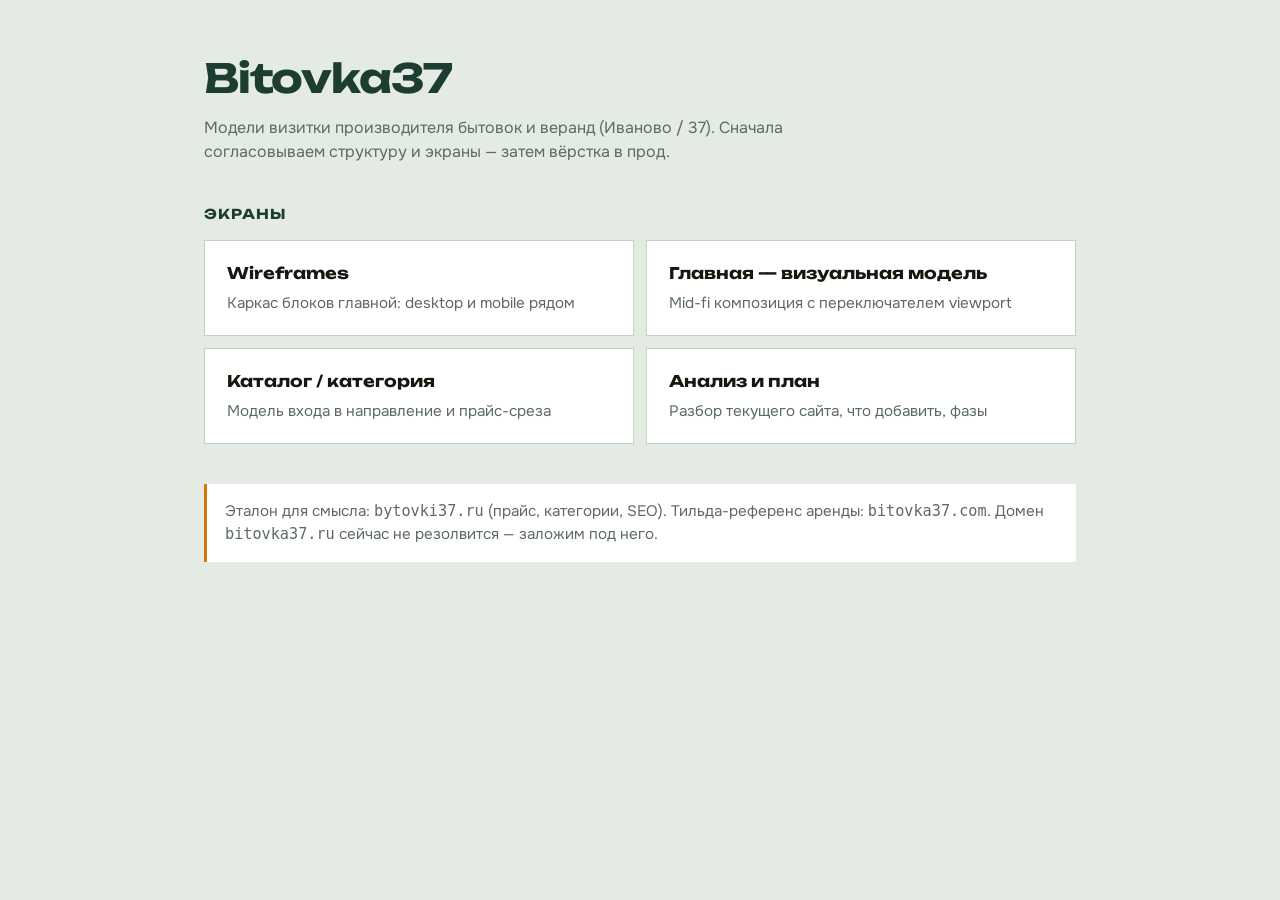
<file: models/index.html>
<!DOCTYPE html>
<html lang="ru">
<head>
  <meta charset="utf-8" />
  <meta name="viewport" content="width=device-width, initial-scale=1" />
  <title>Bitovka37 — модели сайта</title>
  <link rel="preconnect" href="https://fonts.googleapis.com" />
  <link rel="preconnect" href="https://fonts.gstatic.com" crossorigin />
  <link href="https://fonts.googleapis.com/css2?family=Onest:wght@400;500;600&family=Unbounded:wght@500;600;700&display=swap" rel="stylesheet" />
  <style>
    :root {
      --ink: #141910;
      --fog: #e4ebe3;
      --pine: #1e3d32;
      --amber: #d97706;
      --muted: #5c6b62;
      --line: #c5d0c6;
    }
    * { box-sizing: border-box; }
    body {
      margin: 0;
      font-family: Onest, system-ui, sans-serif;
      background: var(--fog);
      color: var(--ink);
      line-height: 1.5;
    }
    .wrap { max-width: 920px; margin: 0 auto; padding: 48px 24px 80px; }
    .brand {
      font-family: Unbounded, sans-serif;
      font-size: clamp(1.75rem, 4vw, 2.5rem);
      font-weight: 700;
      letter-spacing: -0.03em;
      margin: 0 0 8px;
      color: var(--pine);
    }
    .lead { color: var(--muted); max-width: 42rem; margin: 0 0 40px; }
    h2 {
      font-family: Unbounded, sans-serif;
      font-size: 0.85rem;
      text-transform: uppercase;
      letter-spacing: 0.08em;
      color: var(--pine);
      margin: 40px 0 16px;
    }
    .grid {
      display: grid;
      gap: 12px;
      grid-template-columns: 1fr;
    }
    @media (min-width: 640px) {
      .grid { grid-template-columns: 1fr 1fr; }
    }
    a.card {
      display: block;
      padding: 20px 22px;
      background: #fff;
      border: 1px solid var(--line);
      text-decoration: none;
      color: inherit;
      transition: border-color 0.2s, transform 0.2s;
    }
    a.card:hover {
      border-color: var(--pine);
      transform: translateY(-2px);
    }
    a.card strong {
      font-family: Unbounded, sans-serif;
      font-size: 1rem;
      display: block;
      margin-bottom: 6px;
    }
    a.card span { color: var(--muted); font-size: 0.95rem; }
    .note {
      margin-top: 40px;
      padding: 16px 18px;
      border-left: 3px solid var(--amber);
      background: #fff;
      font-size: 0.95rem;
      color: var(--muted);
    }
  </style>
</head>
<body>
  <div class="wrap">
    <p class="brand">Bitovka37</p>
    <p class="lead">
      Модели визитки производителя бытовок и веранд (Иваново / 37).
      Сначала согласовываем структуру и экраны — затем вёрстка в прод.
    </p>

    <h2>Экраны</h2>
    <div class="grid">
      <a class="card" href="wireframes.html">
        <strong>Wireframes</strong>
        <span>Каркас блоков главной: desktop и mobile рядом</span>
      </a>
      <a class="card" href="home.html">
        <strong>Главная — визуальная модель</strong>
        <span>Mid-fi композиция с переключателем viewport</span>
      </a>
      <a class="card" href="catalog-card.html">
        <strong>Каталог / категория</strong>
        <span>Модель входа в направление и прайс-среза</span>
      </a>
      <a class="card" href="ANALYSIS.md">
        <strong>Анализ и план</strong>
        <span>Разбор текущего сайта, что добавить, фазы</span>
      </a>
    </div>

    <p class="note">
      Эталон для смысла: <code>bytovki37.ru</code> (прайс, категории, SEO).
      Тильда-референс аренды: <code>bitovka37.com</code>.
      Домен <code>bitovka37.ru</code> сейчас не резолвится — заложим под него.
    </p>
  </div>
</body>
</html>
</file>
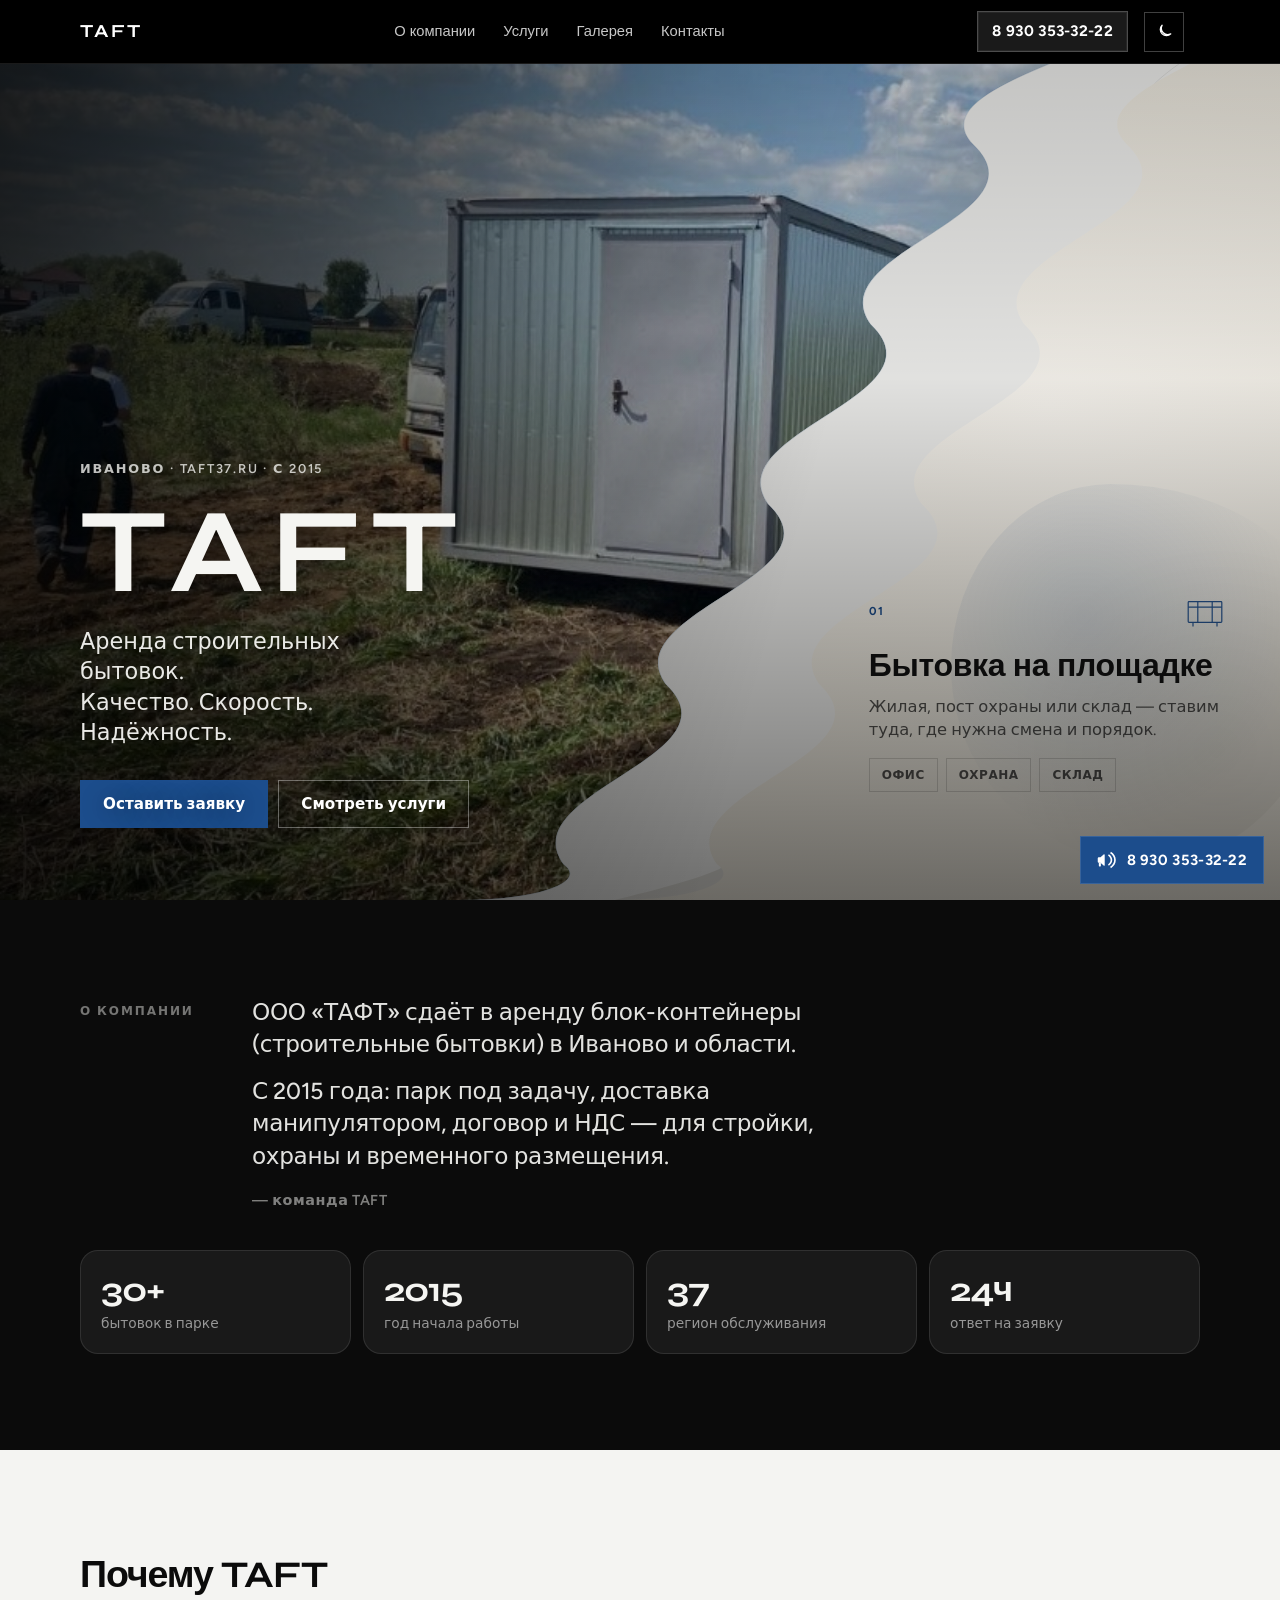
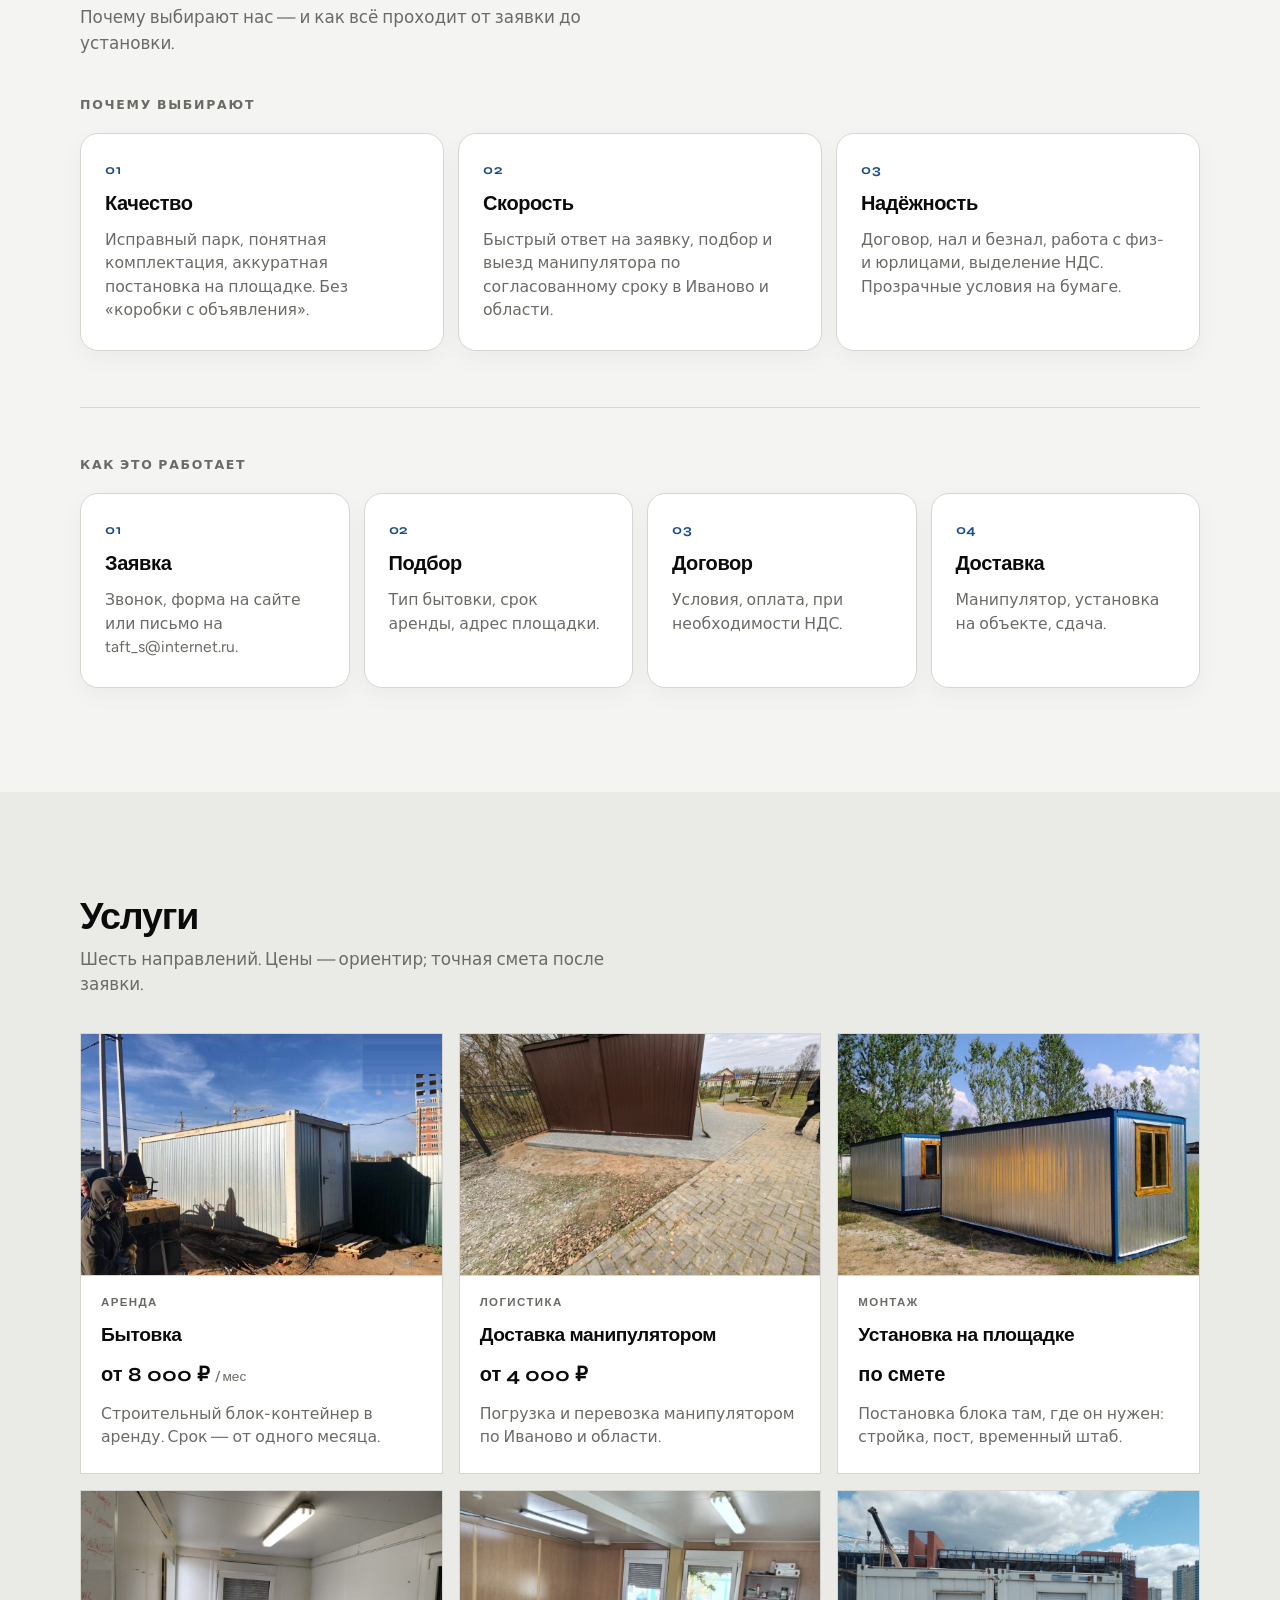
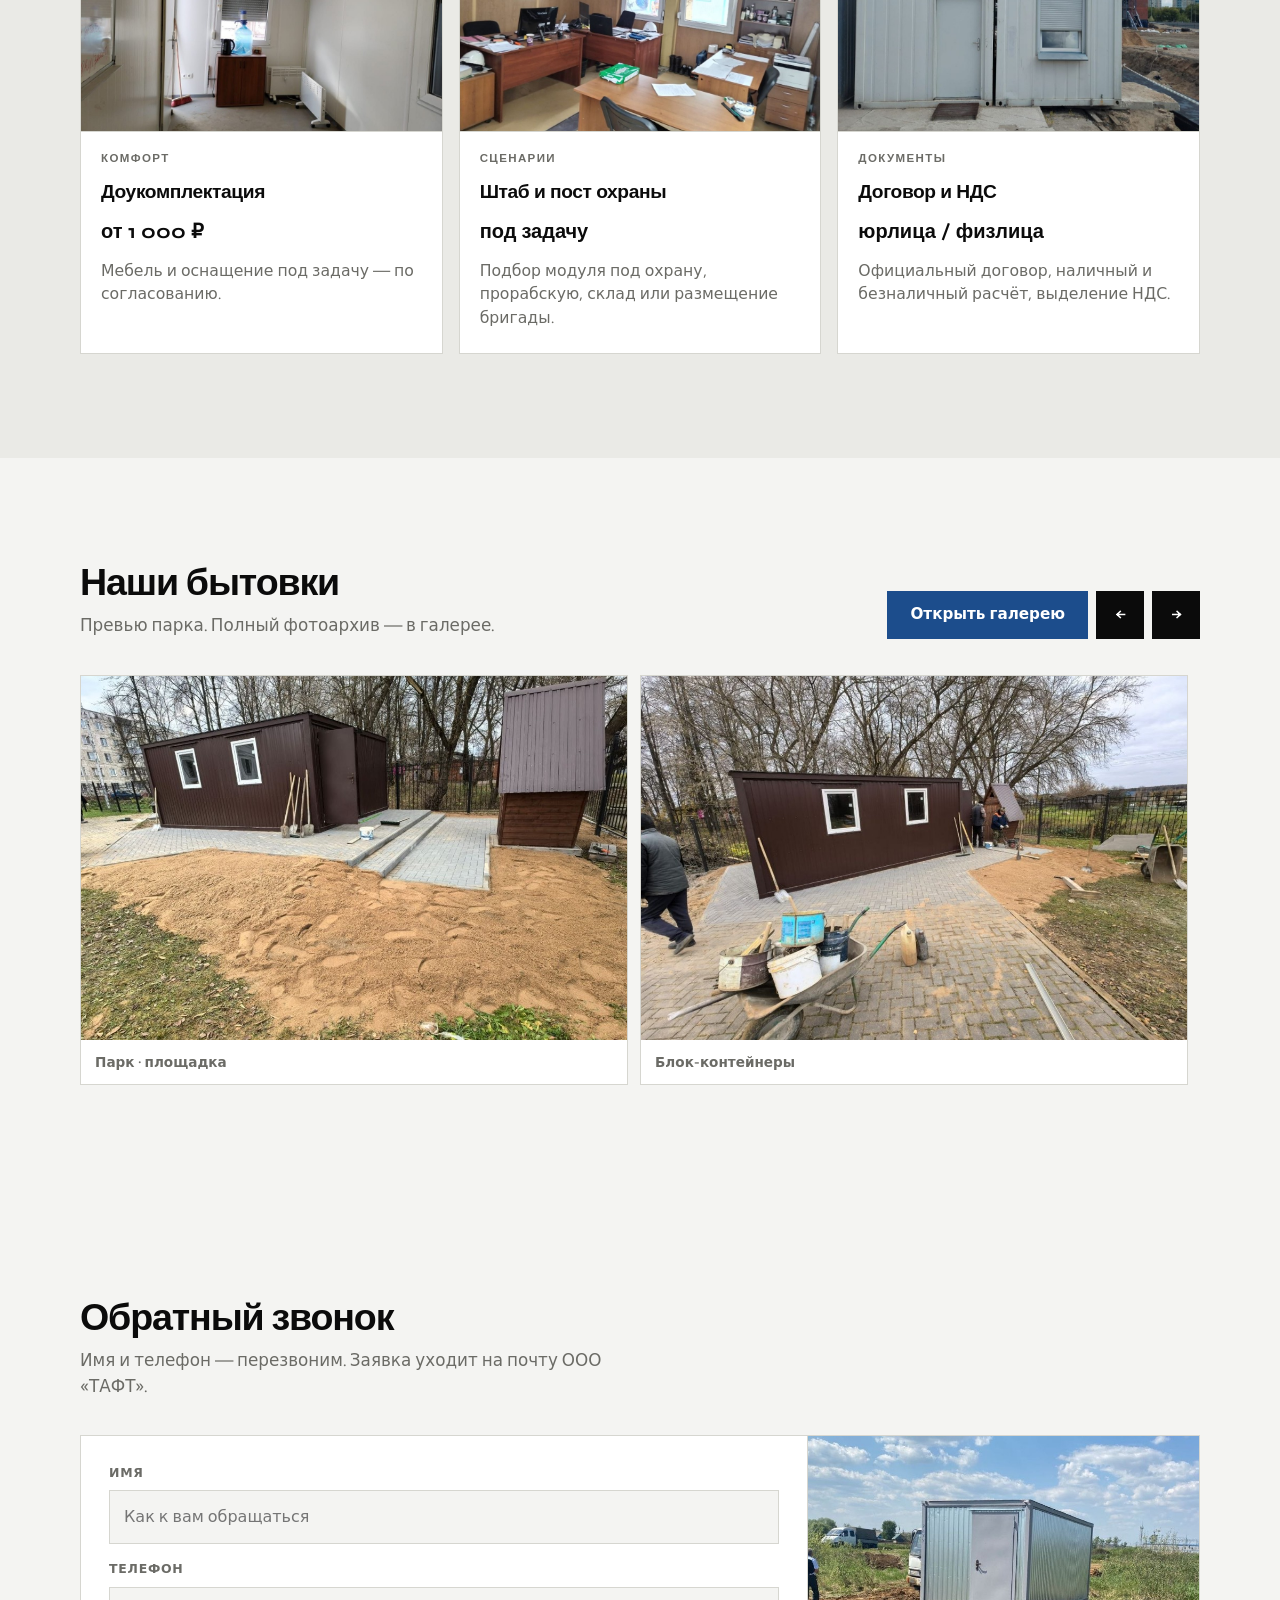
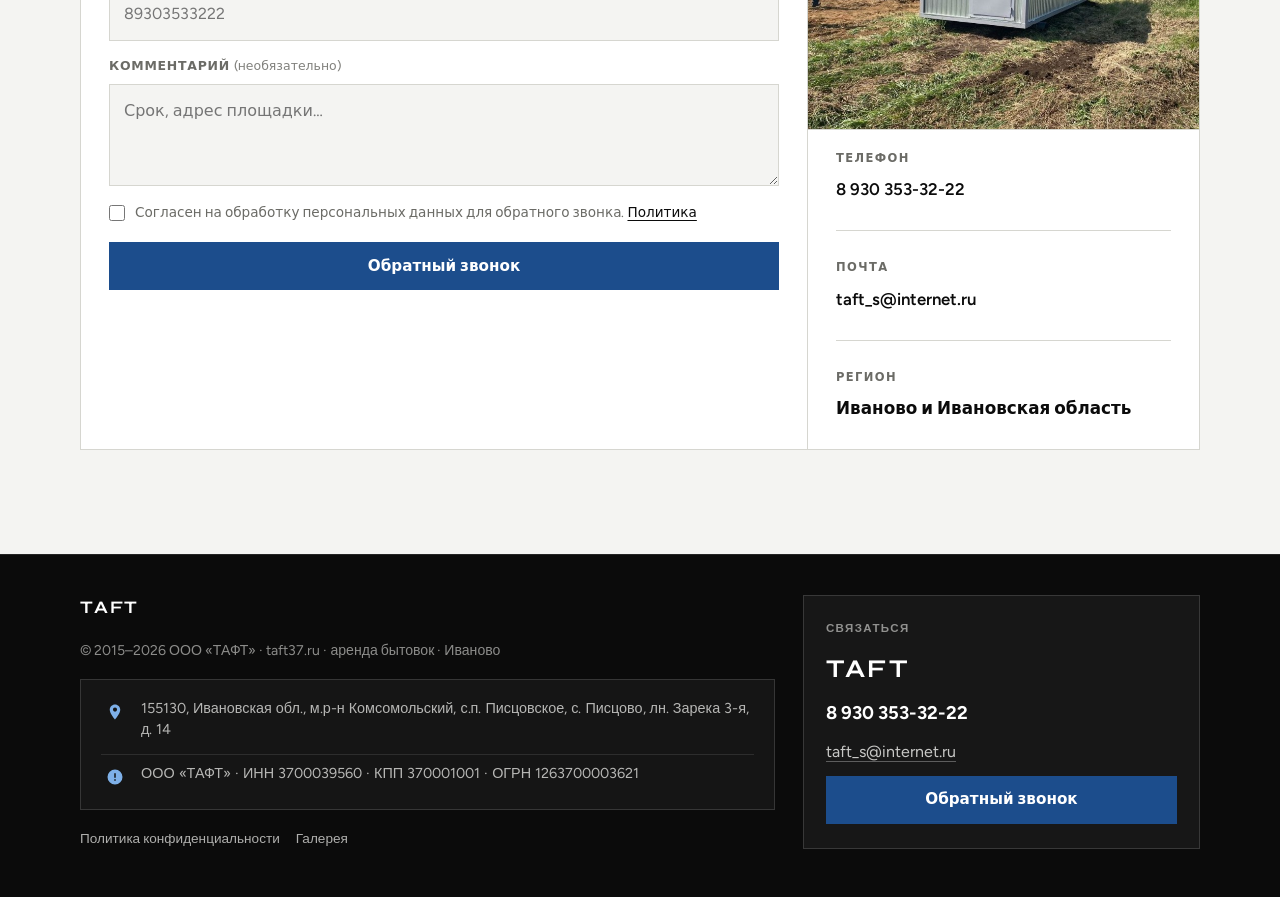
<file: site/index.html>
<!DOCTYPE html>
<html lang="ru">
<head>
  <meta charset="utf-8" />
  <meta name="viewport" content="width=device-width, initial-scale=1" />
  <title>TAFT — аренда бытовок в Иваново | taft-bytovki</title>
  <meta name="description" content="TAFT (taft-bytovki) — аренда строительных бытовок в Иваново и области. Качество, скорость, надёжность. Доставка манипулятором, договор, НДС. Сайт: taft37.ru" />
  <meta name="keywords" content="TAFT, taft-bytovki, taft37.ru, аренда бытовок Иваново, строительные бытовки, доставка манипулятором" />
  <meta name="author" content="ООО ТАФТ" />
  <meta name="application-name" content="TAFT" />
  <meta name="apple-mobile-web-app-title" content="TAFT" />
  <meta name="theme-color" content="#0b0b0b" />
  <meta name="yandex-tableau-widget" content="logo=icons/taft-192.png, color=#0b0b0b" />
  <link rel="canonical" href="https://taft37.ru/" />

  <meta property="og:locale" content="ru_RU" />
  <meta property="og:type" content="website" />
  <meta property="og:site_name" content="TAFT · taft37.ru" />
  <meta property="og:title" content="TAFT — аренда бытовок в Иваново" />
  <meta property="og:description" content="Аренда строительных бытовок. Качество, скорость, надёжность. Договор, НДС, манипулятор." />
  <meta property="og:url" content="https://taft37.ru/" />
  <meta property="og:image" content="https://taft37.ru/img/photo-38.png" />

  <meta name="twitter:card" content="summary_large_image" />
  <meta name="twitter:title" content="TAFT — аренда бытовок в Иваново" />
  <meta name="twitter:description" content="taft37.ru · taft-bytovki · парк 30+ · манипулятор · НДС" />
  <meta name="twitter:image" content="https://taft37.ru/img/photo-38.png" />

  <link rel="icon" href="favicon.svg" type="image/svg+xml" />
  <link rel="icon" href="favicon.png" type="image/png" sizes="32x32" />
  <link rel="apple-touch-icon" href="apple-touch-icon.png" sizes="180x180" />
  <link rel="manifest" href="site.webmanifest" />

  <link rel="preconnect" href="https://fonts.googleapis.com" />
  <link rel="preconnect" href="https://fonts.gstatic.com" crossorigin />
  <link href="https://fonts.googleapis.com/css2?family=Figtree:wght@400;500;600;700&family=Syne:wght@700&display=swap" rel="stylesheet" />
  <link rel="stylesheet" href="css/styles.css" />
  <script>
    (function () {
      try {
        var t = localStorage.getItem("taft-theme");
        if (t !== "light" && t !== "dark") t = "light";
        document.documentElement.setAttribute("data-theme", t);
      } catch (e) {
        document.documentElement.setAttribute("data-theme", "light");
      }
    })();
  </script>

  <script type="application/ld+json">
  {
    "@context": "https://schema.org",
    "@type": "LocalBusiness",
    "name": "TAFT",
    "legalName": "ОБЩЕСТВО С ОГРАНИЧЕННОЙ ОТВЕТСТВЕННОСТЬЮ \"ТАФТ\"",
    "alternateName": ["taft-bytovki", "taft37.ru", "ООО ТАФТ"],
    "description": "Аренда строительных бытовок в Иваново и Ивановской области",
    "url": "https://taft37.ru/",
    "email": "taft_s@internet.ru",
    "image": "https://taft37.ru/img/photo-38.png",
    "telephone": "+7-930-353-32-22",
    "taxID": "3700039560",
    "vatID": "3700039560",
    "identifier": {
      "@type": "PropertyValue",
      "name": "ОГРН",
      "value": "1263700003621"
    },
    "address": {
      "@type": "PostalAddress",
      "streetAddress": "лн. Зарека 3-я, д. 14",
      "addressLocality": "с. Писцово",
      "addressRegion": "Ивановская область",
      "postalCode": "155130",
      "addressCountry": "RU"
    },
    "areaServed": {
      "@type": "AdministrativeArea",
      "name": "Иваново и Ивановская область"
    },
    "priceRange": "₽₽",
    "openingHours": "Mo-Su 09:00-19:00"
  }
  </script>
</head>
<body>
  <header class="header" id="header">
    <div class="header__inner">
      <a class="logo" href="#top" aria-label="TAFT — на главную">TAFT</a>
      <nav class="nav" id="nav" aria-label="Основное меню">
        <a href="#about">О компании</a>
        <a href="#services">Услуги</a>
        <a href="gallery.html">Галерея</a>
        <a href="#contact">Контакты</a>
      </nav>
      <a class="header__phone" href="tel:+79303533222">8 930 353-32-22</a>
      <button
        class="theme-toggle"
        type="button"
        id="theme-toggle"
        aria-label="Сменить тему"
        title="Светлая / тёмная тема"
      >
        <svg class="icon-moon" viewBox="0 0 24 24" fill="none" aria-hidden="true">
          <path d="M21 14.5A8.5 8.5 0 0 1 9.5 3 7 7 0 1 0 21 14.5Z" stroke="currentColor" stroke-width="1.8" stroke-linejoin="round"/>
        </svg>
        <svg class="icon-sun" viewBox="0 0 24 24" fill="none" aria-hidden="true">
          <circle cx="12" cy="12" r="4" stroke="currentColor" stroke-width="1.8"/>
          <path d="M12 2v2M12 20v2M2 12h2M20 12h2M4.9 4.9l1.4 1.4M17.7 17.7l1.4 1.4M4.9 19.1l1.4-1.4M17.7 6.3l1.4-1.4" stroke="currentColor" stroke-width="1.8" stroke-linecap="round"/>
        </svg>
      </button>
      <button class="nav-toggle" type="button" aria-expanded="false" aria-controls="nav" aria-label="Меню">
        <span></span><span></span>
      </button>
    </div>
  </header>

  <main id="top">
    <section class="hero" aria-label="Главный экран">
      <div class="puzzle" id="puzzle">
        <svg class="puzzle__defs" width="0" height="0" aria-hidden="true">
          <defs>
            <clipPath id="puzzle-clip-a" clipPathUnits="objectBoundingBox">
              <path d="M0,0 H0.94
                C0.86,0.06 0.72,0.10 0.76,0.16
                C0.82,0.24 0.64,0.28 0.68,0.36
                C0.74,0.44 0.56,0.48 0.60,0.56
                C0.66,0.64 0.48,0.68 0.52,0.76
                C0.58,0.84 0.40,0.88 0.44,0.96
                C0.46,0.98 0.42,1 0.36,1
                H0 Z" />
            </clipPath>
            <clipPath id="puzzle-clip-b" clipPathUnits="objectBoundingBox">
              <path d="M1,0
                C0.98,0.06 0.84,0.10 0.88,0.16
                C0.94,0.24 0.76,0.28 0.80,0.36
                C0.86,0.44 0.68,0.48 0.72,0.56
                C0.78,0.64 0.60,0.68 0.64,0.76
                C0.70,0.84 0.52,0.88 0.56,0.96
                C0.58,0.98 0.54,1 0.48,1
                H1 Z" />
            </clipPath>
          </defs>
        </svg>

        <div class="puzzle__panel puzzle__panel--a">
          <img class="puzzle__img is-active" src="img/photo-38.png" alt="" width="1400" height="900" data-slide="0" fetchpriority="high" />
          <img class="puzzle__img" src="img/photo-12.png" alt="" width="1400" height="900" data-slide="1" loading="lazy" />
          <img class="puzzle__img" src="img/photo-13.png" alt="" width="1400" height="900" data-slide="2" loading="lazy" />
          <img class="puzzle__img" src="img/photo-05.jpg" alt="" width="1400" height="900" data-slide="3" loading="lazy" />
        </div>

        <div class="puzzle__panel puzzle__panel--b">
          <div class="puzzle-stage" id="puzzle-cards">
            <article class="puzzle-slide is-active" data-slide="0">
              <div class="puzzle-slide__paint" aria-hidden="true">
                <span class="puzzle-slide__blob"></span>
              </div>
              <div class="puzzle-slide__body">
                <div class="puzzle-slide__top">
                  <span class="puzzle-slide__num">01</span>
                  <svg class="puzzle-slide__mark" viewBox="0 0 120 120" fill="none" aria-hidden="true">
                    <rect x="18" y="34" width="84" height="52" rx="2" stroke="currentColor" stroke-width="3"/>
                    <path d="M18 48h84M42 34v52M78 34v52" stroke="currentColor" stroke-width="3"/>
                    <path d="M30 86v10M90 86v10" stroke="currentColor" stroke-width="3"/>
                  </svg>
                </div>
                <h2 class="puzzle-slide__title">Бытовка на площадке</h2>
                <p class="puzzle-slide__text">Жилая, пост охраны или склад — ставим туда, где нужна смена и порядок.</p>
                <ul class="puzzle-slide__tags">
                  <li>Офис</li>
                  <li>Охрана</li>
                  <li>Склад</li>
                </ul>
              </div>
            </article>

            <article class="puzzle-slide" data-slide="1">
              <div class="puzzle-slide__paint" aria-hidden="true">
                <span class="puzzle-slide__blob puzzle-slide__blob--2"></span>
              </div>
              <div class="puzzle-slide__body">
                <div class="puzzle-slide__top">
                  <span class="puzzle-slide__num">02</span>
                  <svg class="puzzle-slide__mark" viewBox="0 0 120 120" fill="none" aria-hidden="true">
                    <path d="M16 78h58l12-22h18v36H16V78z" stroke="currentColor" stroke-width="3"/>
                    <circle cx="34" cy="96" r="10" stroke="currentColor" stroke-width="3"/>
                    <circle cx="86" cy="96" r="10" stroke="currentColor" stroke-width="3"/>
                    <path d="M72 56c8-18 18-28 34-32" stroke="currentColor" stroke-width="3"/>
                    <path d="M92 28h16v16" stroke="currentColor" stroke-width="3"/>
                  </svg>
                </div>
                <h2 class="puzzle-slide__title">Манипулятор под ключ</h2>
                <p class="puzzle-slide__text">Привезём, поставим, заберём. Иваново и область — по согласованному сроку.</p>
                <ul class="puzzle-slide__tags">
                  <li>Доставка</li>
                  <li>Установка</li>
                  <li>Вывоз</li>
                </ul>
              </div>
            </article>

            <article class="puzzle-slide" data-slide="2">
              <div class="puzzle-slide__paint" aria-hidden="true">
                <span class="puzzle-slide__blob puzzle-slide__blob--3"></span>
              </div>
              <div class="puzzle-slide__body">
                <div class="puzzle-slide__top">
                  <span class="puzzle-slide__num">03</span>
                  <svg class="puzzle-slide__mark" viewBox="0 0 120 120" fill="none" aria-hidden="true">
                    <path d="M36 88V40l24-14 24 14v48" stroke="currentColor" stroke-width="3"/>
                    <path d="M48 88V52h24v36" stroke="currentColor" stroke-width="3"/>
                    <path d="M44 34l16-18 16 18" stroke="currentColor" stroke-width="3"/>
                    <path d="M28 96h64" stroke="currentColor" stroke-width="3"/>
                  </svg>
                </div>
                <h2 class="puzzle-slide__title">Договор и ясность</h2>
                <p class="puzzle-slide__text">С 2015 года: нал и безнал, физ- и юрлица, НДС — всё на бумаге.</p>
                <ul class="puzzle-slide__tags">
                  <li>Договор</li>
                  <li>НДС</li>
                  <li>С 2015</li>
                </ul>
              </div>
            </article>

            <article class="puzzle-slide puzzle-slide--cta" data-slide="3">
              <div class="puzzle-slide__paint" aria-hidden="true">
                <span class="puzzle-slide__blob puzzle-slide__blob--cta"></span>
              </div>
              <div class="puzzle-slide__body">
                <div class="puzzle-slide__top">
                  <span class="puzzle-slide__num">04</span>
                  <svg class="puzzle-slide__mark" viewBox="0 0 120 120" fill="none" aria-hidden="true">
                    <circle cx="60" cy="60" r="34" stroke="currentColor" stroke-width="3"/>
                    <path d="M48 60l10 10 16-20" stroke="currentColor" stroke-width="3"/>
                  </svg>
                </div>
                <h2 class="puzzle-slide__title">Нужна бытовка?</h2>
                <p class="puzzle-slide__text">Оставьте заявку — перезвоним и подберём под ваш объект.</p>
                <a class="puzzle-slide__phone" href="tel:+79303533222">8 930 353-32-22</a>
              </div>
            </article>
          </div>
        </div>

        <a
          class="hero-puzzle-cta"
          id="hero-puzzle-cta"
          href="#lead-form"
          data-scroll-to="lead-form"
          hidden
        >Оставить заявку</a>

        <!-- Desktop wavy seam matching clip diagonal -->
        <svg class="puzzle__gap" viewBox="0 0 100 100" preserveAspectRatio="none" aria-hidden="true">
          <path
            class="puzzle__gap-band"
            d="M94,0
              C86,6 72,10 76,16
              C82,24 64,28 68,36
              C74,44 56,48 60,56
              C66,64 48,68 52,76
              C58,84 40,88 44,96
              C46,98 42,100 36,100
              L48,100
              C54,98 58,96 56,96
              C62,88 72,84 66,76
              C70,68 80,64 74,56
              C78,48 88,44 82,36
              C86,28 96,24 90,16
              C86,10 100,6 100,0
              Z"
          />
          <path
            class="puzzle__gap-edge puzzle__gap-edge--left"
            d="M94,0
              C86,6 72,10 76,16
              C82,24 64,28 68,36
              C74,44 56,48 60,56
              C66,64 48,68 52,76
              C58,84 40,88 44,96
              C46,98 42,100 36,100"
            fill="none"
          />
          <path
            class="puzzle__gap-edge puzzle__gap-edge--right"
            d="M100,0
              C94,6 86,10 90,16
              C96,24 86,28 90,36
              C96,44 86,48 90,56
              C96,64 86,68 90,76
              C96,84 86,88 90,96
              C92,98 88,100 80,100"
            fill="none"
          />
        </svg>
      </div>

      <div class="hero__veil"></div>
      <div class="hero__content">
        <p class="hero__eyebrow">Иваново · taft37.ru · с 2015</p>
        <h1 class="hero__brand">TAFT</h1>
        <p class="hero__tagline">Аренда строительных бытовок.<br />Качество. Скорость. Надёжность.</p>
        <div class="hero__actions">
          <a class="btn btn--primary" href="#lead-form" data-scroll-to="lead-form">Оставить заявку</a>
          <a class="btn btn--ghost" href="#services">Смотреть услуги</a>
        </div>
      </div>
      <div class="hero__dots" id="puzzle-dots" role="tablist" aria-label="Слайды"></div>
    </section>

    <section class="about" id="about">
      <div class="shell">
        <div class="about__intro">
          <div class="about__label">О компании</div>
          <div class="about__copy">
            <p>ООО «ТАФТ» сдаёт в аренду блок-контейнеры (строительные бытовки) в Иваново и области.</p>
            <p>С 2015 года: парк под задачу, доставка манипулятором, договор и НДС — для стройки, охраны и временного размещения.</p>
            <p class="about__sign">— команда TAFT</p>
          </div>
        </div>

        <div class="about__stats" aria-label="Цифры">
          <article class="about-stat">
            <div class="about-stat__num">30+</div>
            <div class="about-stat__cap">бытовок в парке</div>
          </article>
          <article class="about-stat">
            <div class="about-stat__num">2015</div>
            <div class="about-stat__cap">год начала работы</div>
          </article>
          <article class="about-stat">
            <div class="about-stat__num">37</div>
            <div class="about-stat__cap">регион обслуживания</div>
          </article>
          <article class="about-stat">
            <div class="about-stat__num">24ч</div>
            <div class="about-stat__cap">ответ на заявку</div>
          </article>
        </div>
      </div>
    </section>

    <section class="section why" id="advantages">
      <div class="shell">
        <header class="section__head">
          <h2 class="section__title">Почему TAFT</h2>
          <p class="section__lead">Почему выбирают нас — и как всё проходит от заявки до установки.</p>
        </header>

        <div class="why__block">
          <h3 class="why__label">Почему выбирают</h3>
          <div class="tile-grid tile-grid--3">
            <article class="tile">
              <span class="tile__num">01</span>
              <h3 class="tile__title">Качество</h3>
              <p class="tile__text">Исправный парк, понятная комплектация, аккуратная постановка на площадке. Без «коробки с объявления».</p>
            </article>
            <article class="tile">
              <span class="tile__num">02</span>
              <h3 class="tile__title">Скорость</h3>
              <p class="tile__text">Быстрый ответ на заявку, подбор и выезд манипулятора по согласованному сроку в Иваново и области.</p>
            </article>
            <article class="tile">
              <span class="tile__num">03</span>
              <h3 class="tile__title">Надёжность</h3>
              <p class="tile__text">Договор, нал и безнал, работа с физ- и юрлицами, выделение НДС. Прозрачные условия на бумаге.</p>
            </article>
          </div>
        </div>

        <div class="why__block" id="steps">
          <h3 class="why__label">Как это работает</h3>
          <ol class="tile-grid tile-grid--4 steps-tiles">
            <li class="tile">
              <span class="tile__num">01</span>
              <h3 class="tile__title">Заявка</h3>
              <p class="tile__text">Звонок, форма на сайте или письмо на taft_s@internet.ru.</p>
            </li>
            <li class="tile">
              <span class="tile__num">02</span>
              <h3 class="tile__title">Подбор</h3>
              <p class="tile__text">Тип бытовки, срок аренды, адрес площадки.</p>
            </li>
            <li class="tile">
              <span class="tile__num">03</span>
              <h3 class="tile__title">Договор</h3>
              <p class="tile__text">Условия, оплата, при необходимости НДС.</p>
            </li>
            <li class="tile">
              <span class="tile__num">04</span>
              <h3 class="tile__title">Доставка</h3>
              <p class="tile__text">Манипулятор, установка на объекте, сдача.</p>
            </li>
          </ol>
        </div>
      </div>
    </section>

    <section class="section section--alt" id="services">
      <div class="shell">
        <header class="section__head">
          <h2 class="section__title">Услуги</h2>
          <p class="section__lead">Шесть направлений. Цены — ориентир; точная смета после заявки.</p>
        </header>
        <div class="cards cards--3 cards--services">
          <article class="card card--service">
            <div class="card__media">
              <img src="img/photo-05.jpg" alt="Аренда строительной бытовки" width="900" height="600" loading="lazy" />
            </div>
            <p class="card__kicker">Аренда</p>
            <h3 class="card__title">Бытовка</h3>
            <p class="card__price">от 8 000 ₽ <span>/ мес</span></p>
            <p class="card__text">Строительный блок-контейнер в аренду. Срок — от одного месяца.</p>
          </article>
          <article class="card card--service">
            <div class="card__media">
              <img src="img/photo-08.png" alt="Доставка бытовки манипулятором" width="900" height="600" loading="lazy" />
            </div>
            <p class="card__kicker">Логистика</p>
            <h3 class="card__title">Доставка манипулятором</h3>
            <p class="card__price">от 4 000 ₽</p>
            <p class="card__text">Погрузка и перевозка манипулятором по Иваново и области.</p>
          </article>
          <article class="card card--service">
            <div class="card__media">
              <img src="img/photo-24.png" alt="Установка бытовки на площадке" width="900" height="600" loading="lazy" />
            </div>
            <p class="card__kicker">Монтаж</p>
            <h3 class="card__title">Установка на площадке</h3>
            <p class="card__price">по смете</p>
            <p class="card__text">Постановка блока там, где он нужен: стройка, пост, временный штаб.</p>
          </article>
          <article class="card card--service">
            <div class="card__media">
              <img src="img/photo-28.png" alt="Доукомплектация бытовки мебелью" width="900" height="600" loading="lazy" />
            </div>
            <p class="card__kicker">Комфорт</p>
            <h3 class="card__title">Доукомплектация</h3>
            <p class="card__price">от 1 000 ₽</p>
            <p class="card__text">Мебель и оснащение под задачу — по согласованию.</p>
          </article>
          <article class="card card--service">
            <div class="card__media">
              <img src="img/photo-36.png" alt="Бытовка под штаб или пост охраны" width="900" height="600" loading="lazy" />
            </div>
            <p class="card__kicker">Сценарии</p>
            <h3 class="card__title">Штаб и пост охраны</h3>
            <p class="card__price">под задачу</p>
            <p class="card__text">Подбор модуля под охрану, прорабскую, склад или размещение бригады.</p>
          </article>
          <article class="card card--service">
            <div class="card__media">
              <img src="img/photo-31.png" alt="Договор аренды и работа с НДС" width="900" height="600" loading="lazy" />
            </div>
            <p class="card__kicker">Документы</p>
            <h3 class="card__title">Договор и НДС</h3>
            <p class="card__price">юрлица / физлица</p>
            <p class="card__text">Официальный договор, наличный и безналичный расчёт, выделение НДС.</p>
          </article>
        </div>
      </div>
    </section>

    <section class="section" id="fleet">
      <div class="shell">
        <header class="section__head section__head--row">
          <div>
            <h2 class="section__title">Наши бытовки</h2>
            <p class="section__lead">Превью парка. Полный фотоархив — в галерее.</p>
          </div>
          <div class="fleet__controls">
            <a class="btn btn--primary" href="gallery.html">Открыть галерею</a>
            <button type="button" class="btn btn--square" id="fleet-prev" aria-label="Назад">←</button>
            <button type="button" class="btn btn--square" id="fleet-next" aria-label="Вперёд">→</button>
          </div>
        </header>
        <div class="fleet" id="fleet-track">
          <figure class="fleet__item">
            <img src="img/photo-06.png" alt="Бытовки на площадке" width="1024" height="768" loading="lazy" />
            <figcaption>Парк · площадка</figcaption>
          </figure>
          <figure class="fleet__item">
            <img src="img/photo-07.png" alt="Блок-контейнеры TAFT" width="1024" height="768" loading="lazy" />
            <figcaption>Блок-контейнеры</figcaption>
          </figure>
          <figure class="fleet__item">
            <img src="img/photo-09.png" alt="Бытовка на объекте" width="1024" height="768" loading="lazy" />
            <figcaption>На объекте</figcaption>
          </figure>
          <figure class="fleet__item">
            <img src="img/photo-10.jpg" alt="Модульные бытовки" width="1024" height="768" loading="lazy" />
            <figcaption>Модули</figcaption>
          </figure>
          <figure class="fleet__item">
            <img src="img/photo-12.png" alt="Бытовка с синей рамой" width="1024" height="768" loading="lazy" />
            <figcaption>Рама · металл</figcaption>
          </figure>
          <figure class="fleet__item">
            <img src="img/photo-13.png" alt="Бытовка крупным планом" width="1024" height="768" loading="lazy" />
            <figcaption>Крупный план</figcaption>
          </figure>
          <figure class="fleet__item">
            <img src="img/photo-16.png" alt="Белые модули" width="1024" height="768" loading="lazy" />
            <figcaption>Белый модуль</figcaption>
          </figure>
          <figure class="fleet__item">
            <img src="img/photo-17.png" alt="Бытовки в ряд" width="1024" height="768" loading="lazy" />
            <figcaption>Ряд · двор</figcaption>
          </figure>
          <figure class="fleet__item">
            <img src="img/photo-22.png" alt="Бытовка на стройке" width="1024" height="768" loading="lazy" />
            <figcaption>Стройка</figcaption>
          </figure>
          <figure class="fleet__item">
            <img src="img/photo-24.png" alt="Установка бытовки" width="1000" height="750" loading="lazy" />
            <figcaption>Установка</figcaption>
          </figure>
          <figure class="fleet__item">
            <img src="img/photo-31.png" alt="Бытовки на строительной площадке" width="1024" height="768" loading="lazy" />
            <figcaption>Площадка · Иваново</figcaption>
          </figure>
          <figure class="fleet__item">
            <img src="img/photo-35.png" alt="Сдвоенный модуль" width="1024" height="768" loading="lazy" />
            <figcaption>Сдвоенный модуль</figcaption>
          </figure>
          <figure class="fleet__item">
            <img src="img/photo-38.png" alt="Бытовка в поле" width="1024" height="576" loading="lazy" />
            <figcaption>Выезд · поле</figcaption>
          </figure>
          <figure class="fleet__item">
            <img src="img/photo-39.png" alt="Пустой интерьер бытовки" width="768" height="1024" loading="lazy" />
            <figcaption>Интерьер · пустой</figcaption>
          </figure>
          <figure class="fleet__item">
            <img src="img/photo-27.png" alt="Светлый офисный интерьер" width="1024" height="768" loading="lazy" />
            <figcaption>Офис · светлый</figcaption>
          </figure>
          <figure class="fleet__item">
            <img src="img/photo-36.png" alt="Штаб на объекте" width="1024" height="768" loading="lazy" />
            <figcaption>Штаб · объект</figcaption>
          </figure>
        </div>
      </div>
    </section>

    <section class="section" id="contact">
      <div class="shell">
        <header class="section__head">
          <h2 class="section__title">Обратный звонок</h2>
          <p class="section__lead">Имя и телефон — перезвоним. Заявка уходит на почту ООО «ТАФТ».</p>
        </header>
        <div class="contact">
          <form
            class="form form--callback"
            id="lead-form"
            action="https://formsubmit.co/taft_s@internet.ru"
            method="POST"
            novalidate
          >
            <input type="hidden" name="_subject" value="Обратный звонок TAFT — taft37.ru" />
            <input type="hidden" name="_template" value="table" />
            <input type="hidden" name="_captcha" value="false" />
            <input type="text" name="_honey" class="honey" tabindex="-1" autocomplete="off" aria-hidden="true" />
            <label class="field">
              <span>Имя</span>
              <input type="text" name="name" autocomplete="name" required placeholder="Как к вам обращаться" />
            </label>
            <label class="field">
              <span>Телефон</span>
              <input
                type="tel"
                name="phone"
                id="lead-phone"
                autocomplete="tel"
                inputmode="numeric"
                maxlength="11"
                pattern="[0-9]{11}"
                title="Введите 11 цифр, например 89303533222"
                required
                placeholder="89303533222"
              />
            </label>
            <label class="field">
              <span>Комментарий <em>(необязательно)</em></span>
              <textarea name="message" rows="3" placeholder="Срок, адрес площадки…"></textarea>
            </label>
            <label class="check">
              <input type="checkbox" name="agree" value="yes" required />
              <span>
                Согласен на обработку персональных данных для обратного звонка.
                <a href="privacy.html">Политика</a>
              </span>
            </label>
            <button class="btn btn--primary btn--wide" type="submit">Обратный звонок</button>
            <p class="form__note" id="form-note" hidden>Отправляем на taft_s@internet.ru…</p>
          </form>
          <aside class="contact__aside">
            <figure class="contact__photo">
              <img src="img/photo-38.png" alt="Бытовка TAFT" width="1024" height="576" loading="lazy" />
            </figure>
            <div class="aside-block">
              <h3>Телефон</h3>
              <p><a href="tel:+79303533222">8 930 353-32-22</a></p>
            </div>
            <div class="aside-block">
              <h3>Почта</h3>
              <p><a href="mailto:taft_s@internet.ru">taft_s@internet.ru</a></p>
            </div>
            <div class="aside-block">
              <h3>Регион</h3>
              <p>Иваново и Ивановская область</p>
            </div>
          </aside>
        </div>
      </div>
    </section>
  </main>

  <footer class="footer" id="requisites">
    <div class="shell footer__layout">
      <div class="footer__main">
        <a class="logo logo--foot" href="#top">TAFT</a>
        <p class="footer__copy">© 2015–2026 ООО «ТАФТ» · taft37.ru · аренда бытовок · Иваново</p>

        <div class="footer__card" aria-label="Реквизиты">
          <div class="footer__row">
            <span class="footer__ico" aria-hidden="true">
              <svg viewBox="0 0 24 24" width="18" height="18"><path fill="currentColor" d="M12 2C8.1 2 5 5.1 5 9c0 5.2 7 13 7 13s7-7.8 7-13c0-3.9-3.1-7-7-7zm0 9.5A2.5 2.5 0 1 1 12 6a2.5 2.5 0 0 1 0 5.5z"/></svg>
            </span>
            <p>155130, Ивановская обл., м.р-н Комсомольский, с.п. Писцовское, с. Писцово, лн. Зарека 3-я, д. 14</p>
          </div>
          <div class="footer__row footer__row--legal">
            <span class="footer__ico" aria-hidden="true">
              <svg viewBox="0 0 24 24" width="18" height="18"><path fill="currentColor" d="M12 2a10 10 0 1 0 .001 20.001A10 10 0 0 0 12 2zm1 15h-2v-2h2v2zm0-4h-2V7h2v6z"/></svg>
            </span>
            <p>ООО «ТАФТ» · ИНН 3700039560 · КПП 370001001 · ОГРН 1263700003621</p>
          </div>
        </div>

        <div class="footer__links">
          <a class="footer__link" href="privacy.html">Политика конфиденциальности</a>
          <a class="footer__link" href="gallery.html">Галерея</a>
        </div>
      </div>

      <aside class="footer__cta">
        <p class="footer__cta-label">Связаться</p>
        <p class="footer__cta-brand">TAFT</p>
        <p class="footer__cta-phone"><a href="tel:+79303533222">8 930 353-32-22</a></p>
        <p class="footer__cta-mail"><a href="mailto:taft_s@internet.ru">taft_s@internet.ru</a></p>
        <a class="btn btn--primary btn--wide" href="#contact">Обратный звонок</a>
      </aside>
    </div>
  </footer>

  <script src="js/main.js"></script>
  <a class="fab-call" href="tel:+79303533222" aria-label="Позвонить 8 930 353-32-22">
    <svg class="fab-call__icon" viewBox="0 0 24 24" aria-hidden="true" focusable="false">
      <path fill="currentColor" d="M3 10.2v3.6c0 .7.6 1.2 1.2 1.2H6l3.4 3.1c.5.4 1.2.1 1.2-.5V6.4c0-.6-.7-.9-1.2-.5L6 9H4.2C3.6 9 3 9.5 3 10.2z"/>
      <path fill="currentColor" d="M14.2 7.2c1.7 1.1 2.8 3 2.8 4.8s-1.1 3.7-2.8 4.8l.9 1.4c2.2-1.4 3.7-3.8 3.7-6.2s-1.5-4.8-3.7-6.2l-.9 1.4z"/>
      <path fill="currentColor" d="M16.5 4.6c2.7 1.7 4.4 4.5 4.4 7.4s-1.7 5.7-4.4 7.4l.9 1.5c3.2-2 5.3-5.3 5.3-8.9S20.6 5.1 17.4 3.1l-.9 1.5z"/>
      <rect x="4.2" y="14.8" width="2.2" height="4.2" rx="0.6" fill="currentColor"/>
    </svg>
    <span class="fab-call__text">8 930 353-32-22</span>
  </a>
</body>
</html>
</file>
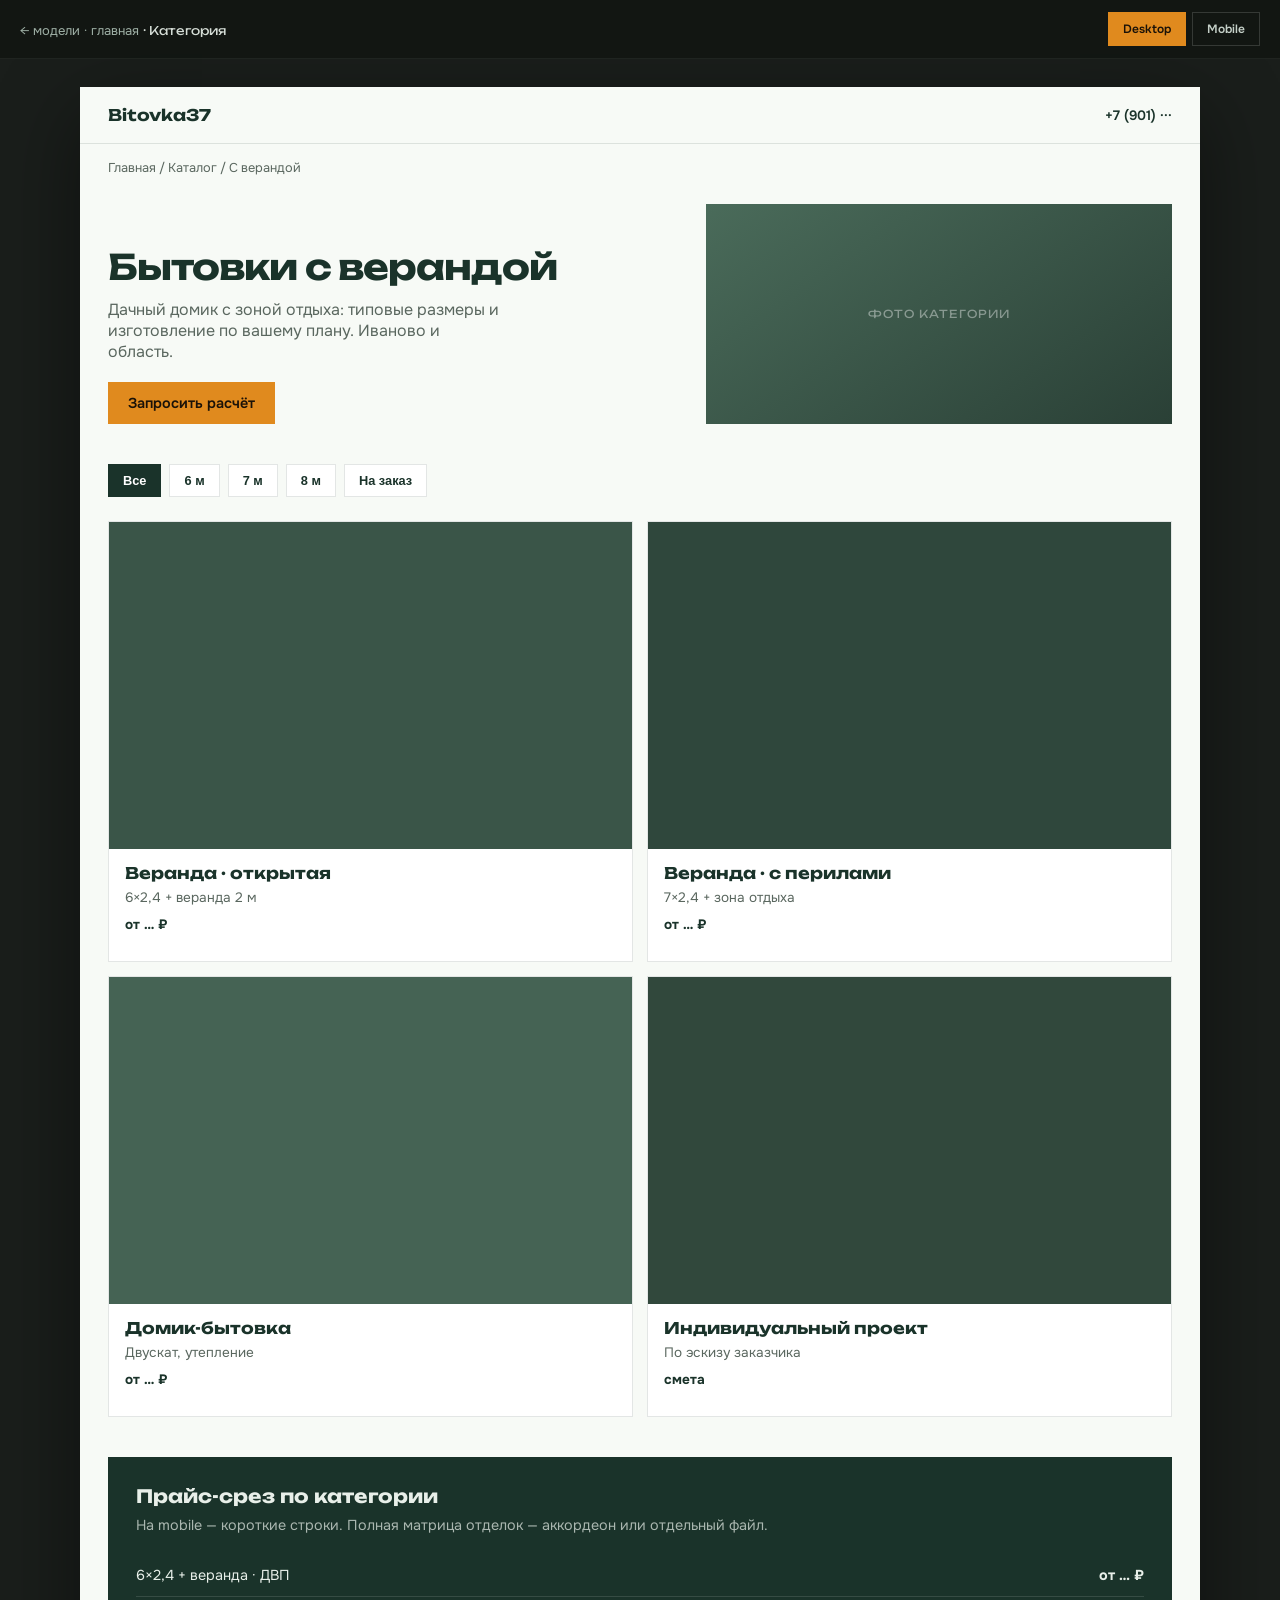
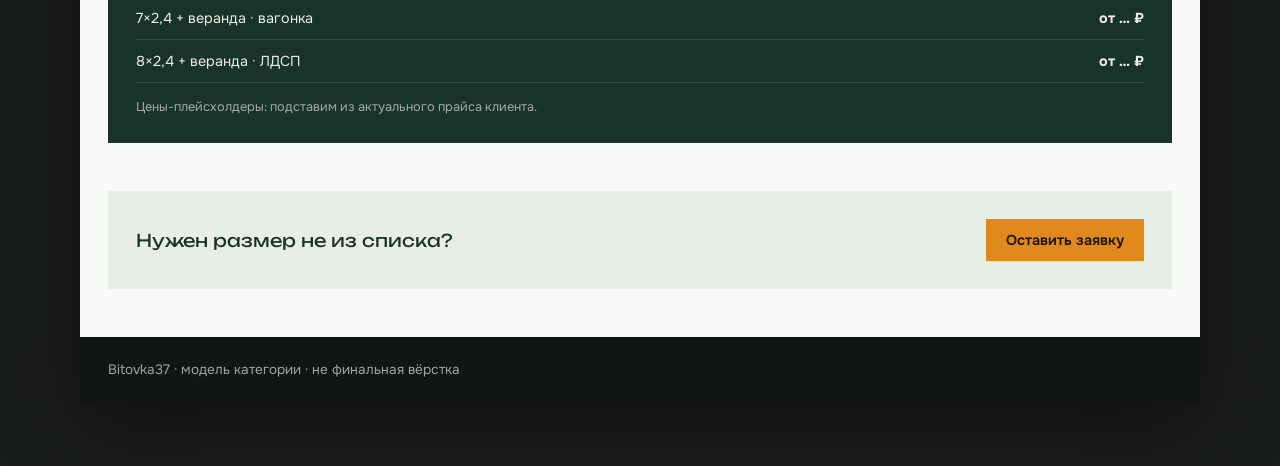
<file: models/catalog-card.html>
<!DOCTYPE html>
<html lang="ru">
<head>
  <meta charset="utf-8" />
  <meta name="viewport" content="width=device-width, initial-scale=1" />
  <title>Каталог / категория — модель · Bitovka37</title>
  <link href="https://fonts.googleapis.com/css2?family=Onest:wght@400;500;600;700&family=Unbounded:wght@500;600;700&display=swap" rel="stylesheet" />
  <style>
    :root {
      --ink: #121612;
      --pine: #1a332a;
      --fog: #e7eee6;
      --amber: #e08a1e;
      --amber-ink: #1a1208;
      --muted: #5a675f;
      --paper: #f7faf6;
      --line: rgba(26, 51, 42, 0.12);
    }
    * { box-sizing: border-box; margin: 0; }
    body {
      font-family: Onest, system-ui, sans-serif;
      background: #1a1e1b;
      color: var(--ink);
    }
    .toolbar {
      position: sticky; top: 0; z-index: 50;
      display: flex; flex-wrap: wrap; gap: 12px;
      align-items: center; justify-content: space-between;
      padding: 12px 20px;
      background: rgba(18, 22, 18, 0.92);
      color: #d5ddd6;
      border-bottom: 1px solid rgba(255,255,255,0.06);
    }
    .toolbar a { color: #9fb0a6; text-decoration: none; font-size: 13px; }
    .toolbar .title { font-family: Unbounded, sans-serif; font-size: 12px; }
    .toggles { display: flex; gap: 6px; }
    .toggles button {
      font: 600 12px Onest, sans-serif;
      padding: 8px 14px;
      border: 1px solid rgba(255,255,255,0.15);
      background: transparent;
      color: #c5d0c8;
      cursor: pointer;
    }
    .toggles button[aria-pressed="true"] {
      background: var(--amber);
      border-color: var(--amber);
      color: var(--amber-ink);
    }
    .viewport-wrap { display: flex; justify-content: center; padding: 28px 16px 64px; }
    .frame {
      width: 100%;
      max-width: 1120px;
      background: var(--paper);
      overflow: hidden;
      transition: max-width 0.35s ease, border-radius 0.35s ease;
      box-shadow: 0 24px 80px rgba(0,0,0,0.45);
    }
    body[data-vp="mobile"] .frame {
      max-width: 390px;
      border-radius: 28px;
      border: 8px solid #0d100e;
    }

    .top {
      display: flex;
      align-items: center;
      justify-content: space-between;
      padding: 18px 28px;
      border-bottom: 1px solid var(--line);
    }
    body[data-vp="mobile"] .top { padding: 14px 18px; }
    .logo {
      font-family: Unbounded, sans-serif;
      font-weight: 700;
      color: var(--pine);
      text-decoration: none;
    }
    .crumb {
      font-size: 0.8rem;
      color: var(--muted);
      padding: 16px 28px 0;
    }
    body[data-vp="mobile"] .crumb { padding: 12px 18px 0; }

    .cat-hero {
      padding: 28px 28px 40px;
      display: grid;
      grid-template-columns: 1.1fr 0.9fr;
      gap: 28px;
      align-items: end;
    }
    body[data-vp="mobile"] .cat-hero {
      grid-template-columns: 1fr;
      padding: 20px 18px 28px;
    }
    .cat-hero h1 {
      font-family: Unbounded, sans-serif;
      font-size: clamp(1.6rem, 3vw, 2.2rem);
      letter-spacing: -0.03em;
      color: var(--pine);
      line-height: 1.1;
      margin-bottom: 12px;
    }
    .cat-hero p { color: var(--muted); max-width: 36ch; margin-bottom: 20px; }
    .btn {
      display: inline-flex;
      padding: 12px 20px;
      font: 600 0.9rem Onest, sans-serif;
      background: var(--amber);
      color: var(--amber-ink);
      text-decoration: none;
      border: none;
      cursor: pointer;
    }
    .cat-photo {
      min-height: 220px;
      background: linear-gradient(145deg, #4a6b5a, #2a4036);
      display: grid;
      place-items: center;
      color: rgba(255,255,255,0.4);
      font-family: Unbounded, sans-serif;
      font-size: 11px;
      letter-spacing: 0.1em;
      text-transform: uppercase;
    }
    body[data-vp="mobile"] .cat-photo { min-height: 180px; order: -1; }

    .filters {
      display: flex;
      flex-wrap: wrap;
      gap: 8px;
      padding: 0 28px 24px;
    }
    body[data-vp="mobile"] .filters { padding: 0 18px 20px; }
    .chip {
      padding: 8px 14px;
      font-size: 0.8rem;
      font-weight: 600;
      border: 1px solid var(--line);
      background: #fff;
      color: var(--pine);
      cursor: pointer;
    }
    .chip[aria-pressed="true"] {
      background: var(--pine);
      color: #fff;
      border-color: var(--pine);
    }

    .grid {
      display: grid;
      grid-template-columns: repeat(2, 1fr);
      gap: 14px;
      padding: 0 28px 40px;
    }
    body[data-vp="mobile"] .grid {
      grid-template-columns: 1fr;
      padding: 0 18px 32px;
    }
    .card {
      background: #fff;
      border: 1px solid var(--line);
      display: flex;
      flex-direction: column;
    }
    .card-ph {
      aspect-ratio: 16/10;
      background: #3a5548;
    }
    .card:nth-child(2) .card-ph { background: #2f473c; }
    .card:nth-child(3) .card-ph { background: #456354; }
    .card:nth-child(4) .card-ph { background: #31483c; }
    .card-body { padding: 14px 16px 18px; }
    .card-body h2 {
      font-family: Unbounded, sans-serif;
      font-size: 1rem;
      margin-bottom: 6px;
      color: var(--pine);
    }
    .card-body p { font-size: 0.85rem; color: var(--muted); margin-bottom: 10px; }
    .card-body .price { font-weight: 700; color: var(--pine); }

    .price-block {
      margin: 0 28px 48px;
      background: var(--pine);
      color: #e8efe9;
      padding: 28px;
    }
    body[data-vp="mobile"] .price-block { margin: 0 18px 36px; padding: 20px; }
    .price-block h2 {
      font-family: Unbounded, sans-serif;
      font-size: 1.15rem;
      margin-bottom: 8px;
    }
    .price-block .lead {
      opacity: 0.7;
      font-size: 0.9rem;
      margin-bottom: 20px;
    }
    .prow {
      display: flex;
      justify-content: space-between;
      gap: 12px;
      padding: 12px 0;
      border-bottom: 1px solid rgba(255,255,255,0.12);
      font-size: 0.9rem;
    }
    .note {
      margin-top: 16px;
      font-size: 0.8rem;
      opacity: 0.65;
    }

    .cta-strip {
      margin: 0 28px 48px;
      padding: 28px;
      background: var(--fog);
      display: flex;
      flex-wrap: wrap;
      gap: 16px;
      align-items: center;
      justify-content: space-between;
    }
    body[data-vp="mobile"] .cta-strip {
      margin: 0 18px 36px;
      padding: 20px;
      flex-direction: column;
      align-items: stretch;
    }
    .cta-strip p {
      font-family: Unbounded, sans-serif;
      font-size: 1.1rem;
      color: var(--pine);
      max-width: 20ch;
    }

    footer {
      padding: 24px 28px;
      background: var(--ink);
      color: #9aa89f;
      font-size: 0.85rem;
    }
    body[data-vp="mobile"] footer { padding: 20px 18px; }
  </style>
</head>
<body data-vp="desktop">
  <div class="toolbar">
    <div>
      <a href="index.html">← модели</a>
      <a href="home.html"> · главная</a>
      <span class="title"> · Категория</span>
    </div>
    <div class="toggles" role="group" aria-label="Viewport">
      <button type="button" data-set="desktop" aria-pressed="true">Desktop</button>
      <button type="button" data-set="mobile" aria-pressed="false">Mobile</button>
    </div>
  </div>

  <div class="viewport-wrap">
    <div class="frame">
      <div class="top">
        <a class="logo" href="home.html">Bitovka37</a>
        <span style="font-size:0.85rem;font-weight:600;color:var(--pine)">+7 (901) ···</span>
      </div>
      <p class="crumb">Главная / Каталог / С верандой</p>

      <div class="cat-hero">
        <div>
          <h1>Бытовки с верандой</h1>
          <p>Дачный домик с зоной отдыха: типовые размеры и изготовление по вашему плану. Иваново и область.</p>
          <a class="btn" href="#">Запросить расчёт</a>
        </div>
        <div class="cat-photo">фото категории</div>
      </div>

      <div class="filters" role="group" aria-label="Фильтр размера">
        <button class="chip" type="button" aria-pressed="true">Все</button>
        <button class="chip" type="button" aria-pressed="false">6 м</button>
        <button class="chip" type="button" aria-pressed="false">7 м</button>
        <button class="chip" type="button" aria-pressed="false">8 м</button>
        <button class="chip" type="button" aria-pressed="false">На заказ</button>
      </div>

      <div class="grid">
        <article class="card">
          <div class="card-ph"></div>
          <div class="card-body">
            <h2>Веранда · открытая</h2>
            <p>6×2,4 + веранда 2 м</p>
            <p class="price">от … ₽</p>
          </div>
        </article>
        <article class="card">
          <div class="card-ph"></div>
          <div class="card-body">
            <h2>Веранда · с перилами</h2>
            <p>7×2,4 + зона отдыха</p>
            <p class="price">от … ₽</p>
          </div>
        </article>
        <article class="card">
          <div class="card-ph"></div>
          <div class="card-body">
            <h2>Домик-бытовка</h2>
            <p>Двускат, утепление</p>
            <p class="price">от … ₽</p>
          </div>
        </article>
        <article class="card">
          <div class="card-ph"></div>
          <div class="card-body">
            <h2>Индивидуальный проект</h2>
            <p>По эскизу заказчика</p>
            <p class="price">смета</p>
          </div>
        </article>
      </div>

      <div class="price-block">
        <h2>Прайс-срез по категории</h2>
        <p class="lead">На mobile — короткие строки. Полная матрица отделок — аккордеон или отдельный файл.</p>
        <div class="prow"><span>6×2,4 + веранда · ДВП</span><strong>от … ₽</strong></div>
        <div class="prow"><span>7×2,4 + веранда · вагонка</span><strong>от … ₽</strong></div>
        <div class="prow"><span>8×2,4 + веранда · ЛДСП</span><strong>от … ₽</strong></div>
        <p class="note">Цены-плейсхолдеры: подставим из актуального прайса клиента.</p>
      </div>

      <div class="cta-strip">
        <p>Нужен размер не из списка?</p>
        <a class="btn" href="home.html#form">Оставить заявку</a>
      </div>

      <footer>Bitovka37 · модель категории · не финальная вёрстка</footer>
    </div>
  </div>

  <script>
    const body = document.body;
    document.querySelectorAll(".toggles button").forEach((btn) => {
      btn.addEventListener("click", () => {
        body.setAttribute("data-vp", btn.getAttribute("data-set"));
        document.querySelectorAll(".toggles button").forEach((b) =>
          b.setAttribute("aria-pressed", String(b === btn))
        );
      });
    });
    document.querySelectorAll(".filters .chip").forEach((chip) => {
      chip.addEventListener("click", () => {
        document.querySelectorAll(".filters .chip").forEach((c) =>
          c.setAttribute("aria-pressed", "false")
        );
        chip.setAttribute("aria-pressed", "true");
      });
    });
  </script>
</body>
</html>
</file>
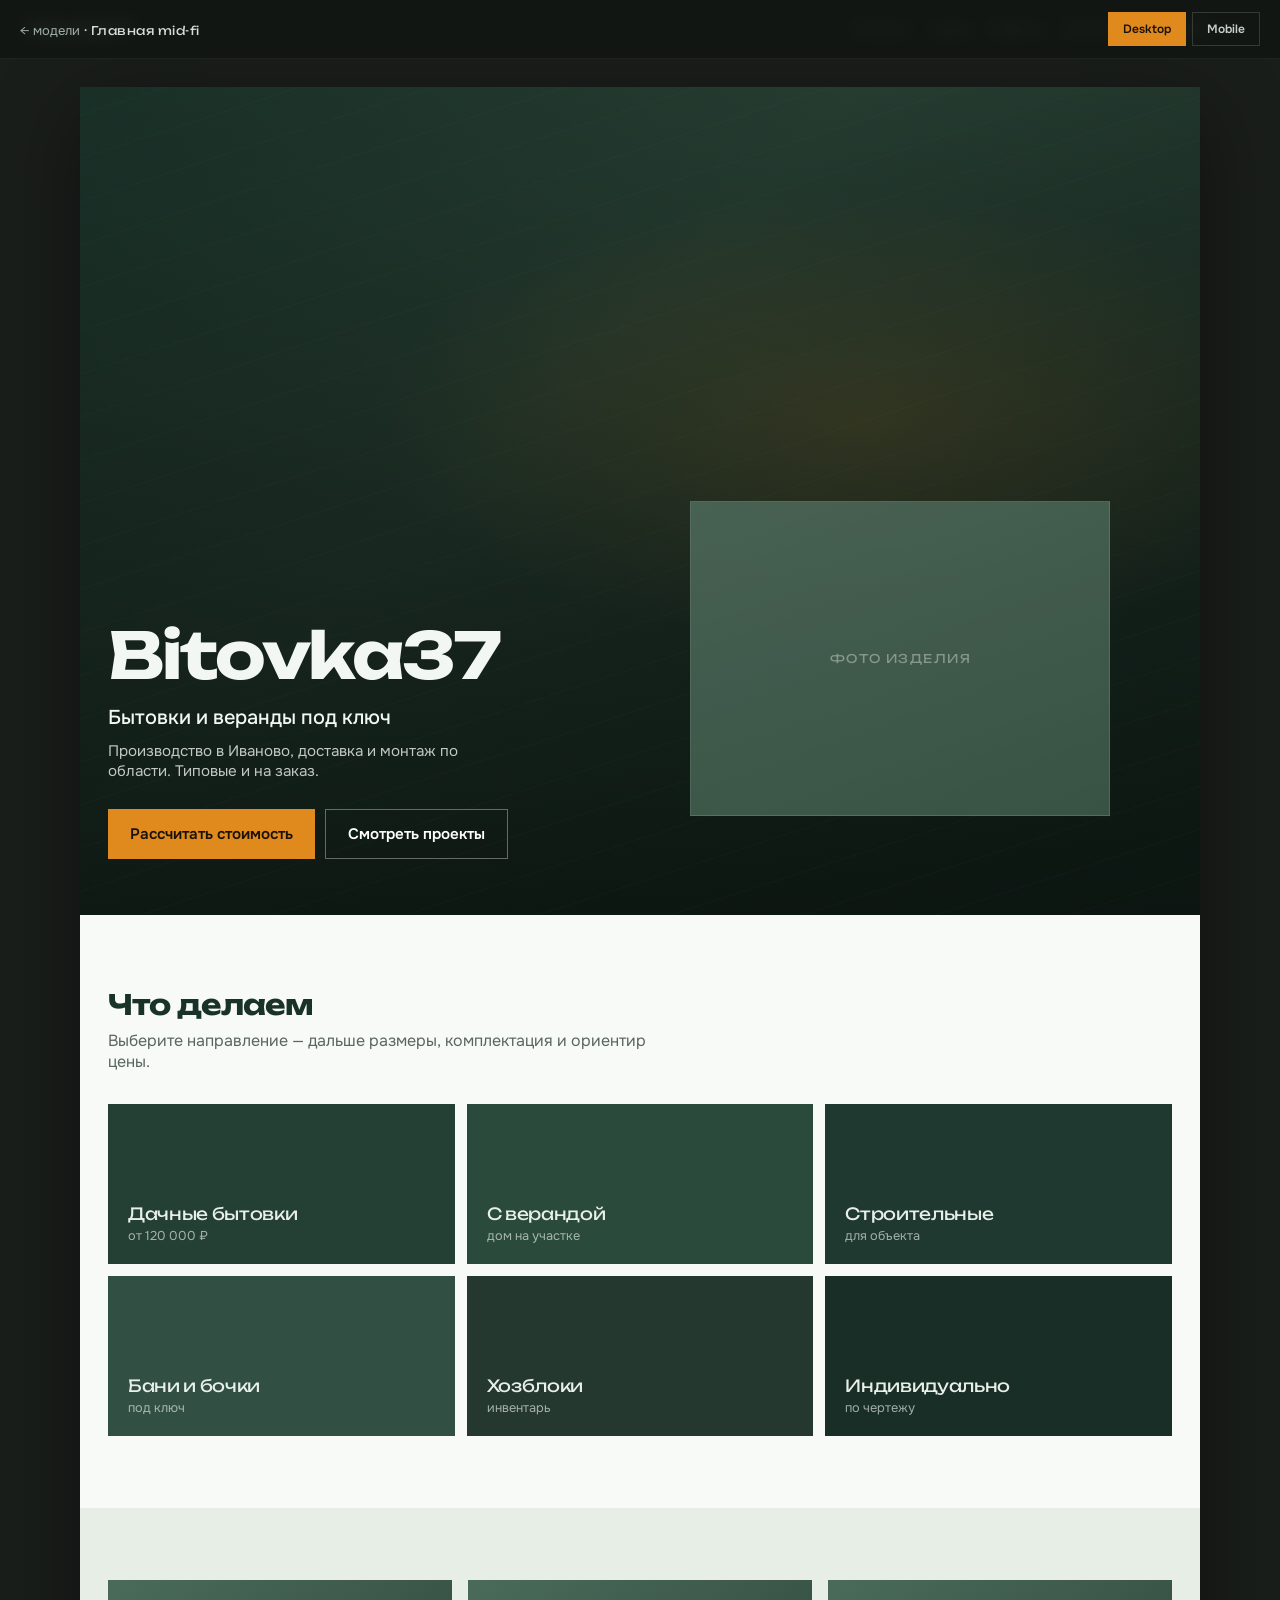
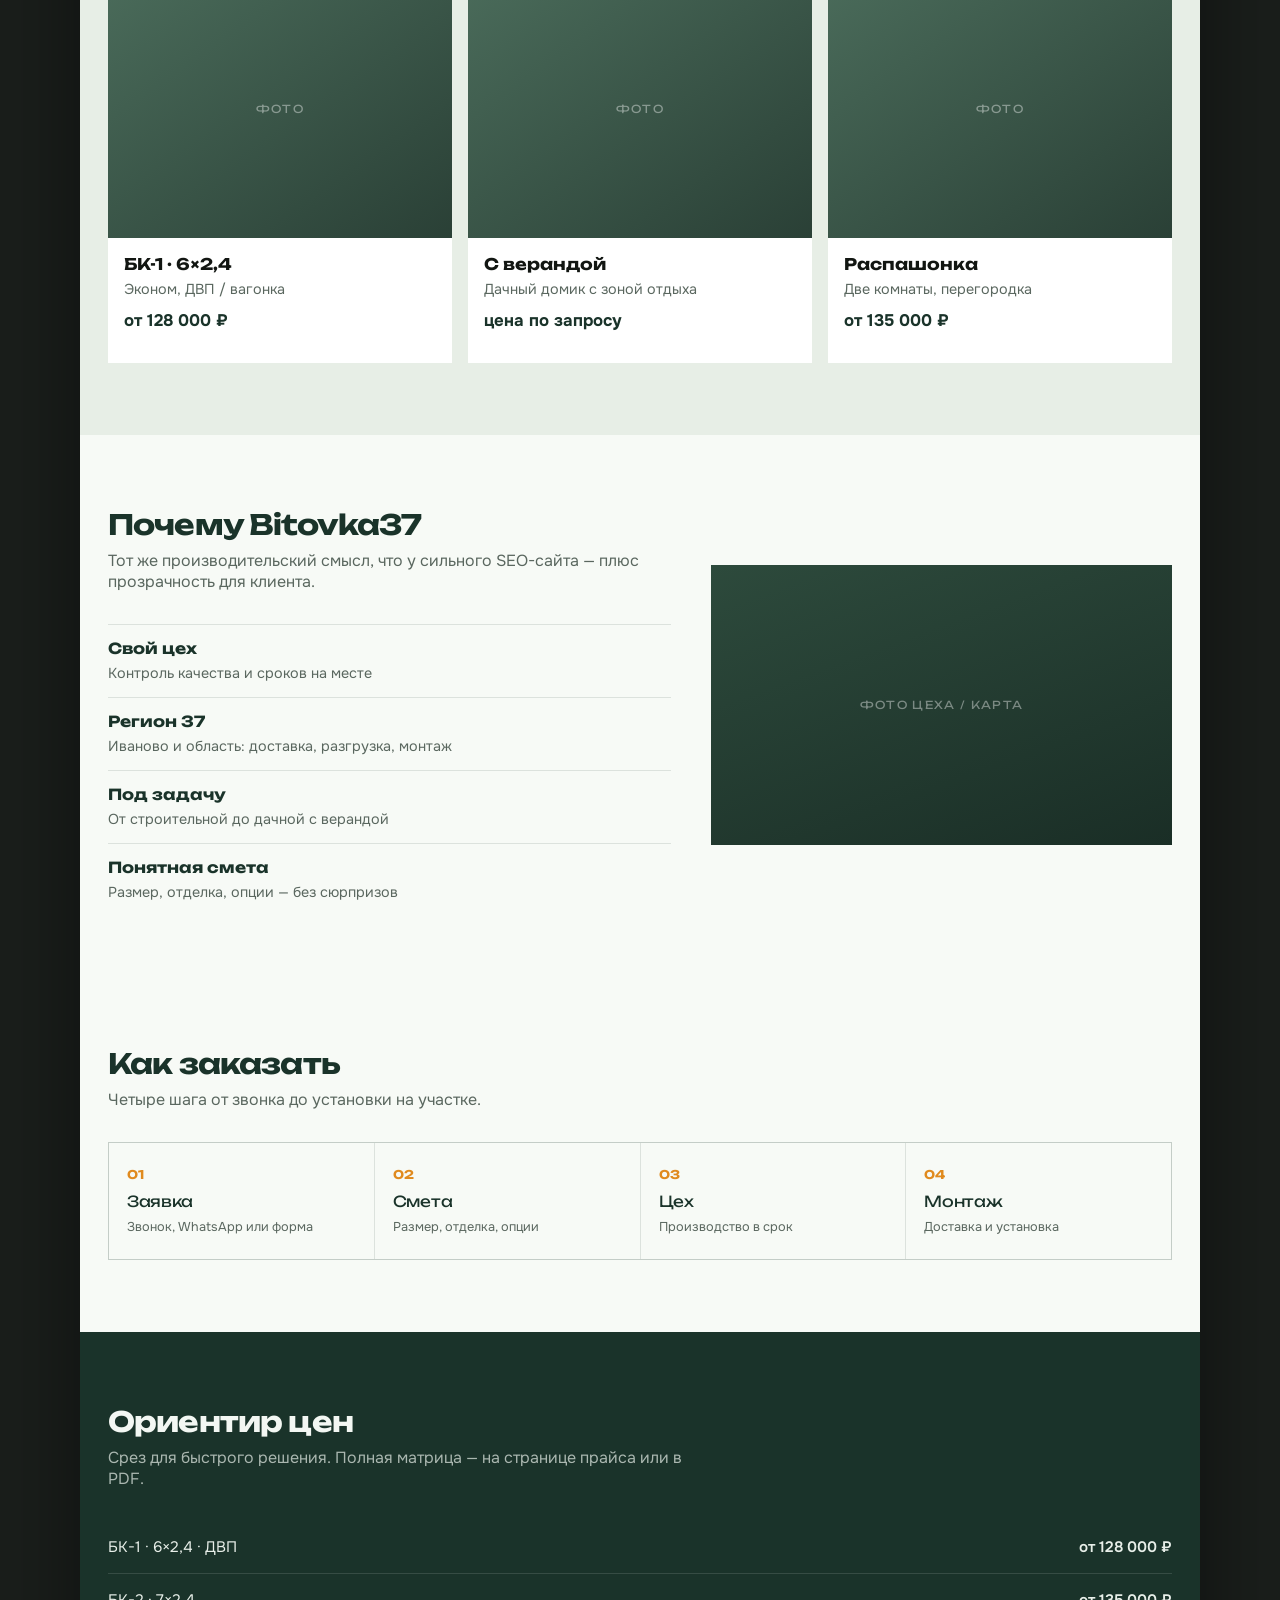
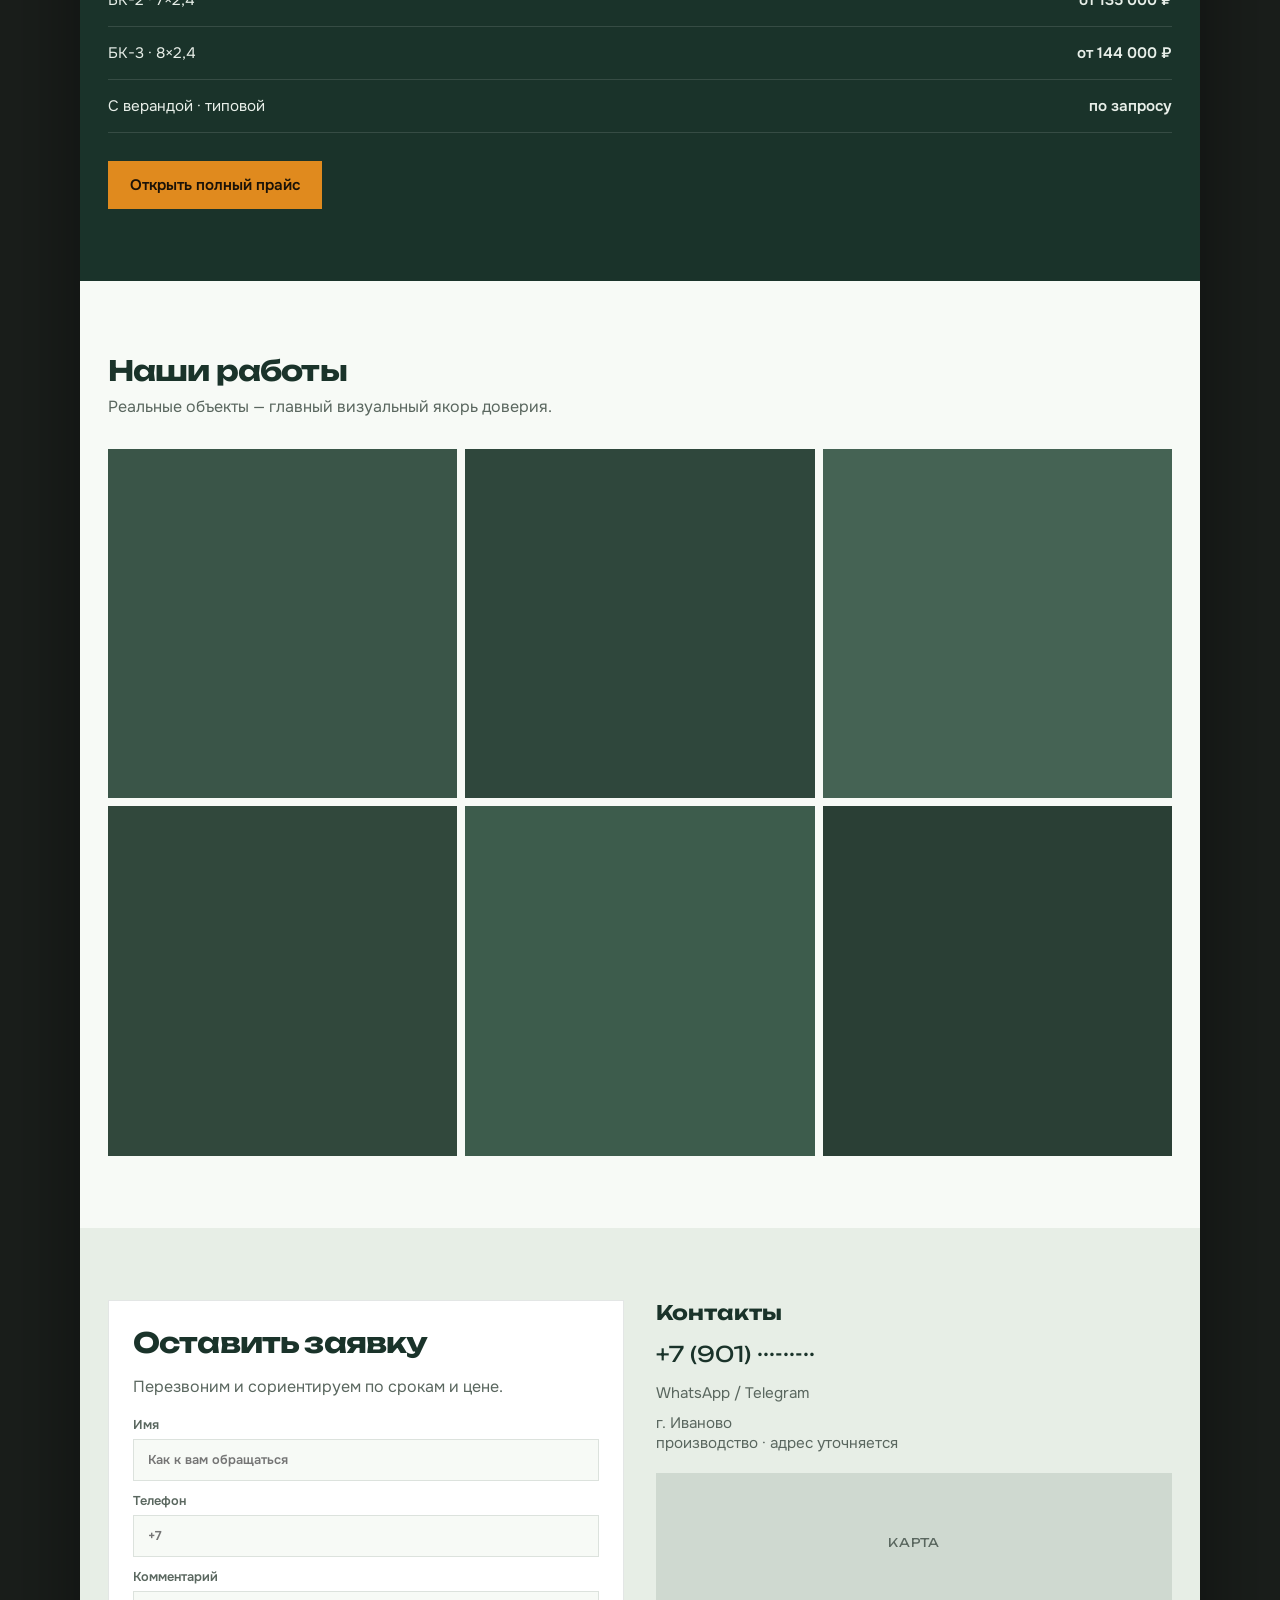
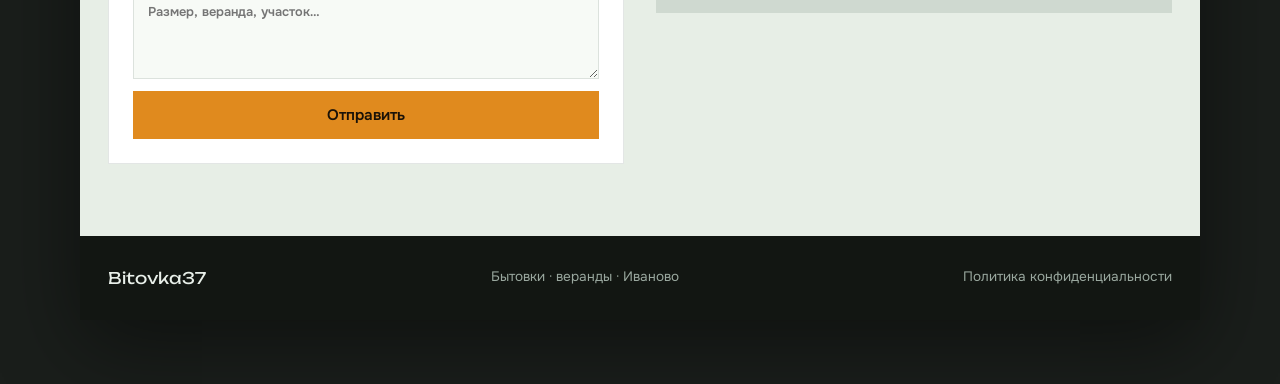
<file: models/home.html>
<!DOCTYPE html>
<html lang="ru">
<head>
  <meta charset="utf-8" />
  <meta name="viewport" content="width=device-width, initial-scale=1" />
  <title>Главная — визуальная модель · Bitovka37</title>
  <link rel="preconnect" href="https://fonts.googleapis.com" />
  <link rel="preconnect" href="https://fonts.gstatic.com" crossorigin />
  <link href="https://fonts.googleapis.com/css2?family=Onest:wght@400;500;600;700&family=Unbounded:wght@500;600;700&display=swap" rel="stylesheet" />
  <style>
    :root {
      --ink: #121612;
      --pine: #1a332a;
      --pine-2: #243f34;
      --fog: #e7eee6;
      --mist: #cfd9d0;
      --amber: #e08a1e;
      --amber-ink: #1a1208;
      --muted: #5a675f;
      --paper: #f7faf6;
      --line: rgba(26, 51, 42, 0.12);
    }
    * { box-sizing: border-box; margin: 0; }
    body {
      font-family: Onest, system-ui, sans-serif;
      background: #1a1e1b;
      color: var(--ink);
      min-height: 100vh;
    }
    .toolbar {
      position: sticky;
      top: 0;
      z-index: 50;
      display: flex;
      flex-wrap: wrap;
      gap: 12px;
      align-items: center;
      justify-content: space-between;
      padding: 12px 20px;
      background: rgba(18, 22, 18, 0.92);
      backdrop-filter: blur(8px);
      color: #d5ddd6;
      border-bottom: 1px solid rgba(255,255,255,0.06);
    }
    .toolbar a { color: #9fb0a6; text-decoration: none; font-size: 13px; }
    .toolbar a:hover { color: #fff; }
    .toolbar .title {
      font-family: Unbounded, sans-serif;
      font-size: 12px;
      letter-spacing: 0.04em;
    }
    .toggles { display: flex; gap: 6px; }
    .toggles button {
      font-family: Onest, sans-serif;
      font-size: 12px;
      font-weight: 600;
      padding: 8px 14px;
      border: 1px solid rgba(255,255,255,0.15);
      background: transparent;
      color: #c5d0c8;
      cursor: pointer;
    }
    .toggles button[aria-pressed="true"] {
      background: var(--amber);
      border-color: var(--amber);
      color: var(--amber-ink);
    }
    .viewport-wrap {
      display: flex;
      justify-content: center;
      padding: 28px 16px 64px;
    }
    .frame {
      width: 100%;
      max-width: 1120px;
      background: var(--paper);
      overflow: hidden;
      transition: max-width 0.35s ease, border-radius 0.35s ease;
      box-shadow: 0 24px 80px rgba(0,0,0,0.45);
    }
    body[data-vp="mobile"] .frame {
      max-width: 390px;
      border-radius: 28px;
      border: 8px solid #0d100e;
    }
    /* —— site chrome —— */
    .site-nav {
      display: flex;
      align-items: center;
      justify-content: space-between;
      padding: 18px 28px;
      position: absolute;
      top: 0; left: 0; right: 0;
      z-index: 5;
      color: #eef3ef;
    }
    body[data-vp="mobile"] .site-nav { padding: 14px 18px; }
    .site-nav .logo {
      font-family: Unbounded, sans-serif;
      font-weight: 700;
      font-size: 1.05rem;
      letter-spacing: -0.02em;
    }
    .site-nav .nav-links {
      display: flex;
      gap: 22px;
      align-items: center;
      font-size: 0.9rem;
      font-weight: 500;
    }
    body[data-vp="mobile"] .site-nav .nav-links { display: none; }
    .site-nav .nav-links a { color: inherit; text-decoration: none; opacity: 0.88; }
    .site-nav .phone { font-weight: 600; white-space: nowrap; }
    .burger {
      display: none;
      width: 28px; height: 18px;
      border: none; background: transparent; padding: 0; cursor: pointer;
    }
    .burger span {
      display: block; height: 2px; background: #fff; margin: 4px 0;
    }
    body[data-vp="mobile"] .burger { display: block; }

    .hero {
      position: relative;
      min-height: 92vh;
      display: flex;
      flex-direction: column;
      justify-content: flex-end;
      padding: 0 28px 56px;
      color: #f3f7f3;
      background:
        linear-gradient(180deg, rgba(10,18,14,0.25) 0%, rgba(10,18,14,0.55) 45%, rgba(10,18,14,0.88) 100%),
        linear-gradient(135deg, #1e3a30 0%, #2f4a3c 40%, #1a2e26 100%);
      overflow: hidden;
    }
    body[data-vp="mobile"] .hero {
      min-height: 100vh;
      padding: 0 18px 36px;
    }
    .hero::before {
      content: "";
      position: absolute;
      inset: 0;
      background:
        radial-gradient(ellipse 80% 50% at 70% 40%, rgba(224,138,30,0.12), transparent 55%),
        repeating-linear-gradient(
          -18deg,
          transparent,
          transparent 40px,
          rgba(255,255,255,0.015) 40px,
          rgba(255,255,255,0.015) 41px
        );
      pointer-events: none;
    }
    .hero-visual {
      position: absolute;
      right: 8%;
      bottom: 12%;
      width: min(42%, 420px);
      aspect-ratio: 4/3;
      background:
        linear-gradient(160deg, rgba(255,255,255,0.08), transparent),
        #3d5a4a;
      border: 1px solid rgba(255,255,255,0.12);
      opacity: 0.9;
    }
    .hero-visual::after {
      content: "фото изделия";
      position: absolute;
      inset: 0;
      display: grid;
      place-items: center;
      font-size: 12px;
      letter-spacing: 0.12em;
      text-transform: uppercase;
      opacity: 0.45;
      font-family: Unbounded, sans-serif;
    }
    body[data-vp="mobile"] .hero-visual {
      right: 0; left: 0; bottom: 38%;
      width: 100%;
      height: 42%;
      aspect-ratio: auto;
      border: none;
      opacity: 0.55;
    }
    .hero-copy { position: relative; z-index: 2; max-width: 34rem; }
    .hero-brand {
      font-family: Unbounded, sans-serif;
      font-weight: 700;
      font-size: clamp(2.4rem, 6vw, 4rem);
      letter-spacing: -0.04em;
      line-height: 0.95;
      margin-bottom: 18px;
    }
    body[data-vp="mobile"] .hero-brand { font-size: 2.35rem; }
    .hero-line {
      font-size: clamp(1.05rem, 2vw, 1.25rem);
      font-weight: 500;
      line-height: 1.35;
      max-width: 28ch;
      margin-bottom: 10px;
    }
    .hero-sub {
      font-size: 0.95rem;
      opacity: 0.78;
      max-width: 36ch;
      margin-bottom: 28px;
    }
    .cta-group { display: flex; flex-wrap: wrap; gap: 10px; }
    .btn {
      display: inline-flex;
      align-items: center;
      justify-content: center;
      padding: 14px 22px;
      font-family: Onest, sans-serif;
      font-size: 0.95rem;
      font-weight: 600;
      text-decoration: none;
      border: none;
      cursor: pointer;
    }
    .btn-primary { background: var(--amber); color: var(--amber-ink); }
    .btn-ghost {
      background: transparent;
      color: #fff;
      border: 1px solid rgba(255,255,255,0.35);
    }

    section {
      padding: 72px 28px;
    }
    body[data-vp="mobile"] section { padding: 48px 18px; }
    .sec-title {
      font-family: Unbounded, sans-serif;
      font-size: clamp(1.35rem, 2.5vw, 1.75rem);
      letter-spacing: -0.03em;
      margin-bottom: 8px;
      color: var(--pine);
    }
    .sec-lead {
      color: var(--muted);
      max-width: 36rem;
      margin-bottom: 32px;
      font-size: 1rem;
    }

    .dirs {
      display: grid;
      grid-template-columns: repeat(3, 1fr);
      gap: 12px;
    }
    body[data-vp="mobile"] .dirs { grid-template-columns: 1fr; }
    .dir {
      position: relative;
      min-height: 160px;
      padding: 20px;
      display: flex;
      flex-direction: column;
      justify-content: flex-end;
      background: var(--pine-2);
      color: #e8efe9;
      text-decoration: none;
      overflow: hidden;
    }
    .dir:nth-child(2) { background: #2a4a3c; }
    .dir:nth-child(3) { background: #1f3830; }
    .dir:nth-child(4) { background: #314f42; }
    .dir:nth-child(5) { background: #243830; }
    .dir:nth-child(6) { background: #1a2e28; }
    .dir span {
      font-family: Unbounded, sans-serif;
      font-size: 1.05rem;
      letter-spacing: -0.02em;
    }
    .dir small {
      opacity: 0.65;
      font-size: 0.8rem;
      margin-top: 4px;
    }

    .hits {
      display: grid;
      grid-template-columns: repeat(3, 1fr);
      gap: 16px;
      background: var(--fog);
      margin: 0;
      padding: 72px 28px;
    }
    body[data-vp="mobile"] .hits {
      grid-template-columns: 1fr;
      padding: 48px 18px;
    }
    .hit {
      background: #fff;
      display: flex;
      flex-direction: column;
    }
    .hit-photo {
      aspect-ratio: 4/3;
      background: linear-gradient(145deg, #4a6b5a, #2a4036);
      display: grid;
      place-items: center;
      color: rgba(255,255,255,0.4);
      font-size: 11px;
      letter-spacing: 0.1em;
      text-transform: uppercase;
      font-family: Unbounded, sans-serif;
    }
    .hit-body { padding: 16px 16px 20px; }
    .hit-body h3 {
      font-family: Unbounded, sans-serif;
      font-size: 1rem;
      margin-bottom: 6px;
    }
    .hit-body p { color: var(--muted); font-size: 0.9rem; margin-bottom: 12px; }
    .hit-body .price {
      font-weight: 700;
      font-size: 1.05rem;
      color: var(--pine);
    }

    .why {
      display: grid;
      grid-template-columns: 1.1fr 0.9fr;
      gap: 40px;
      align-items: center;
    }
    body[data-vp="mobile"] .why { grid-template-columns: 1fr; gap: 24px; }
    .why ul {
      list-style: none;
      padding: 0;
      display: grid;
      gap: 14px;
    }
    .why li {
      padding-left: 0;
      border-top: 1px solid var(--line);
      padding-top: 14px;
    }
    .why li strong {
      display: block;
      font-family: Unbounded, sans-serif;
      font-size: 0.95rem;
      margin-bottom: 4px;
      color: var(--pine);
    }
    .why li span { color: var(--muted); font-size: 0.9rem; }
    .why-visual {
      min-height: 280px;
      background:
        linear-gradient(160deg, #2d4a3c, #1a2e26);
      display: grid;
      place-items: center;
      color: rgba(255,255,255,0.4);
      font-family: Unbounded, sans-serif;
      font-size: 11px;
      letter-spacing: 0.12em;
      text-transform: uppercase;
    }

    .steps {
      display: grid;
      grid-template-columns: repeat(4, 1fr);
      gap: 1px;
      background: var(--line);
      border: 1px solid var(--line);
    }
    body[data-vp="mobile"] .steps { grid-template-columns: 1fr 1fr; }
    .step {
      background: var(--paper);
      padding: 24px 18px;
    }
    .step b {
      font-family: Unbounded, sans-serif;
      font-size: 0.75rem;
      color: var(--amber);
      display: block;
      margin-bottom: 10px;
    }
    .step p {
      font-family: Unbounded, sans-serif;
      font-size: 0.95rem;
      letter-spacing: -0.02em;
      color: var(--pine);
    }
    .step small { display: block; margin-top: 8px; color: var(--muted); font-size: 0.8rem; font-family: Onest, sans-serif; }

    .prices { background: var(--pine); color: #e8efe9; }
    .prices .sec-title { color: #f3f7f3; }
    .prices .sec-lead { color: rgba(232,239,233,0.7); }
    .price-table { display: grid; gap: 0; }
    .price-row {
      display: flex;
      justify-content: space-between;
      gap: 16px;
      padding: 16px 0;
      border-bottom: 1px solid rgba(255,255,255,0.12);
      font-size: 0.95rem;
    }
    .price-row strong { font-weight: 600; }
    .prices .btn-primary { margin-top: 28px; }

    .gallery {
      display: grid;
      grid-template-columns: repeat(3, 1fr);
      gap: 8px;
    }
    body[data-vp="mobile"] .gallery { grid-template-columns: 1fr 1fr; }
    .gallery div {
      aspect-ratio: 1;
      background: #3a5548;
    }
    .gallery div:nth-child(2) { background: #2f473c; }
    .gallery div:nth-child(3) { background: #456354; }
    .gallery div:nth-child(4) { background: #31483c; }
    .gallery div:nth-child(5) { background: #3d5c4c; }
    .gallery div:nth-child(6) { background: #2a3f35; }

    .contact {
      display: grid;
      grid-template-columns: 1fr 1fr;
      gap: 32px;
      background: var(--fog);
    }
    body[data-vp="mobile"] .contact { grid-template-columns: 1fr; }
    .form {
      display: grid;
      gap: 12px;
      background: #fff;
      padding: 24px;
      border: 1px solid var(--line);
    }
    .form label {
      display: grid;
      gap: 6px;
      font-size: 0.8rem;
      font-weight: 600;
      color: var(--muted);
    }
    .form input, .form textarea {
      font: inherit;
      padding: 12px 14px;
      border: 1px solid var(--line);
      background: var(--paper);
      color: var(--ink);
    }
    .form textarea { min-height: 88px; resize: vertical; }
    .contact-side h3 {
      font-family: Unbounded, sans-serif;
      font-size: 1.25rem;
      color: var(--pine);
      margin-bottom: 16px;
    }
    .contact-side p { color: var(--muted); margin-bottom: 10px; font-size: 0.95rem; }
    .contact-side .big-phone {
      font-family: Unbounded, sans-serif;
      font-size: 1.35rem;
      color: var(--pine);
      margin: 16px 0;
    }
    .map-ph {
      margin-top: 20px;
      height: 140px;
      background: var(--mist);
      display: grid;
      place-items: center;
      font-size: 12px;
      color: var(--muted);
      letter-spacing: 0.08em;
      text-transform: uppercase;
      font-family: Unbounded, sans-serif;
    }

    footer.site {
      padding: 32px 28px;
      background: var(--ink);
      color: #9aa89f;
      font-size: 0.85rem;
      display: flex;
      flex-wrap: wrap;
      gap: 16px;
      justify-content: space-between;
    }
    body[data-vp="mobile"] footer.site { padding: 24px 18px; flex-direction: column; }
    footer.site .flogo {
      font-family: Unbounded, sans-serif;
      color: #e8efe9;
      font-size: 1rem;
    }

    .mobile-sticky {
      display: none;
      position: sticky;
      bottom: 0;
      background: var(--ink);
      padding: 12px 14px;
      gap: 8px;
    }
    body[data-vp="mobile"] .mobile-sticky { display: flex; }
    .mobile-sticky .btn { flex: 1; padding: 12px; font-size: 0.85rem; }
    .mobile-sticky .btn-call {
      background: transparent;
      border: 1px solid rgba(255,255,255,0.25);
      color: #fff;
    }
  </style>
</head>
<body data-vp="desktop">
  <div class="toolbar">
    <div>
      <a href="index.html">← модели</a>
      <span class="title"> · Главная mid-fi</span>
    </div>
    <div class="toggles" role="group" aria-label="Viewport">
      <button type="button" data-set="desktop" aria-pressed="true">Desktop</button>
      <button type="button" data-set="mobile" aria-pressed="false">Mobile</button>
    </div>
  </div>

  <div class="viewport-wrap">
    <div class="frame" id="frame">
      <header class="site-nav">
        <div class="logo">Bitovka37</div>
        <nav class="nav-links">
          <a href="#dirs">Каталог</a>
          <a href="#prices">Цены</a>
          <a href="#works">Работы</a>
          <a href="#form">Контакты</a>
          <a class="phone" href="tel:+79000000000">+7 (901) ···-··-··</a>
        </nav>
        <button class="burger" aria-label="Меню" type="button"><span></span><span></span><span></span></button>
      </header>

      <section class="hero" style="padding-top:72px">
        <div class="hero-visual" aria-hidden="true"></div>
        <div class="hero-copy">
          <p class="hero-brand">Bitovka37</p>
          <p class="hero-line">Бытовки и веранды под ключ</p>
          <p class="hero-sub">Производство в Иваново, доставка и монтаж по области. Типовые и на заказ.</p>
          <div class="cta-group">
            <a class="btn btn-primary" href="#form">Рассчитать стоимость</a>
            <a class="btn btn-ghost" href="#dirs">Смотреть проекты</a>
          </div>
        </div>
      </section>

      <section id="dirs">
        <h2 class="sec-title">Что делаем</h2>
        <p class="sec-lead">Выберите направление — дальше размеры, комплектация и ориентир цены.</p>
        <div class="dirs">
          <a class="dir" href="catalog-card.html"><span>Дачные бытовки</span><small>от 120 000 ₽</small></a>
          <a class="dir" href="catalog-card.html"><span>С верандой</span><small>дом на участке</small></a>
          <a class="dir" href="catalog-card.html"><span>Строительные</span><small>для объекта</small></a>
          <a class="dir" href="catalog-card.html"><span>Бани и бочки</span><small>под ключ</small></a>
          <a class="dir" href="catalog-card.html"><span>Хозблоки</span><small>инвентарь</small></a>
          <a class="dir" href="catalog-card.html"><span>Индивидуально</span><small>по чертежу</small></a>
        </div>
      </section>

      <div class="hits" id="hits">
        <article class="hit">
          <div class="hit-photo">фото</div>
          <div class="hit-body">
            <h3>БК-1 · 6×2,4</h3>
            <p>Эконом, ДВП / вагонка</p>
            <p class="price">от 128 000 ₽</p>
          </div>
        </article>
        <article class="hit">
          <div class="hit-photo">фото</div>
          <div class="hit-body">
            <h3>С верандой</h3>
            <p>Дачный домик с зоной отдыха</p>
            <p class="price">цена по запросу</p>
          </div>
        </article>
        <article class="hit">
          <div class="hit-photo">фото</div>
          <div class="hit-body">
            <h3>Распашонка</h3>
            <p>Две комнаты, перегородка</p>
            <p class="price">от 135 000 ₽</p>
          </div>
        </article>
      </div>

      <section>
        <div class="why">
          <div>
            <h2 class="sec-title">Почему Bitovka37</h2>
            <p class="sec-lead">Тот же производительский смысл, что у сильного SEO-сайта — плюс прозрачность для клиента.</p>
            <ul>
              <li><strong>Свой цех</strong><span>Контроль качества и сроков на месте</span></li>
              <li><strong>Регион 37</strong><span>Иваново и область: доставка, разгрузка, монтаж</span></li>
              <li><strong>Под задачу</strong><span>От строительной до дачной с верандой</span></li>
              <li><strong>Понятная смета</strong><span>Размер, отделка, опции — без сюрпризов</span></li>
            </ul>
          </div>
          <div class="why-visual">фото цеха / карта</div>
        </div>
      </section>

      <section>
        <h2 class="sec-title">Как заказать</h2>
        <p class="sec-lead">Четыре шага от звонка до установки на участке.</p>
        <div class="steps">
          <div class="step"><b>01</b><p>Заявка</p><small>Звонок, WhatsApp или форма</small></div>
          <div class="step"><b>02</b><p>Смета</p><small>Размер, отделка, опции</small></div>
          <div class="step"><b>03</b><p>Цех</p><small>Производство в срок</small></div>
          <div class="step"><b>04</b><p>Монтаж</p><small>Доставка и установка</small></div>
        </div>
      </section>

      <section class="prices" id="prices">
        <h2 class="sec-title">Ориентир цен</h2>
        <p class="sec-lead">Срез для быстрого решения. Полная матрица — на странице прайса или в PDF.</p>
        <div class="price-table">
          <div class="price-row"><span>БК-1 · 6×2,4 · ДВП</span><strong>от 128 000 ₽</strong></div>
          <div class="price-row"><span>БК-2 · 7×2,4</span><strong>от 135 000 ₽</strong></div>
          <div class="price-row"><span>БК-3 · 8×2,4</span><strong>от 144 000 ₽</strong></div>
          <div class="price-row"><span>С верандой · типовой</span><strong>по запросу</strong></div>
        </div>
        <a class="btn btn-primary" href="catalog-card.html">Открыть полный прайс</a>
      </section>

      <section id="works">
        <h2 class="sec-title">Наши работы</h2>
        <p class="sec-lead">Реальные объекты — главный визуальный якорь доверия.</p>
        <div class="gallery">
          <div></div><div></div><div></div>
          <div></div><div></div><div></div>
        </div>
      </section>

      <section class="contact" id="form">
        <form class="form" onsubmit="return false;">
          <h2 class="sec-title" style="margin-bottom:4px">Оставить заявку</h2>
          <p class="sec-lead" style="margin-bottom:8px">Перезвоним и сориентируем по срокам и цене.</p>
          <label>Имя<input type="text" placeholder="Как к вам обращаться" /></label>
          <label>Телефон<input type="tel" placeholder="+7" /></label>
          <label>Комментарий<textarea placeholder="Размер, веранда, участок…"></textarea></label>
          <button class="btn btn-primary" type="submit">Отправить</button>
        </form>
        <div class="contact-side">
          <h3>Контакты</h3>
          <p class="big-phone">+7 (901) ···-··-··</p>
          <p>WhatsApp / Telegram</p>
          <p>г. Иваново<br />производство · адрес уточняется</p>
          <div class="map-ph">карта</div>
        </div>
      </section>

      <footer class="site">
        <div class="flogo">Bitovka37</div>
        <div>Бытовки · веранды · Иваново</div>
        <div>Политика конфиденциальности</div>
      </footer>

      <div class="mobile-sticky">
        <a class="btn btn-call" href="tel:+79000000000">Позвонить</a>
        <a class="btn btn-primary" href="#form">Заявка</a>
      </div>
    </div>
  </div>

  <script>
    const body = document.body;
    const buttons = document.querySelectorAll(".toggles button");
    buttons.forEach((btn) => {
      btn.addEventListener("click", () => {
        const vp = btn.getAttribute("data-set");
        body.setAttribute("data-vp", vp);
        buttons.forEach((b) => b.setAttribute("aria-pressed", String(b === btn)));
      });
    });
  </script>
</body>
</html>
</file>
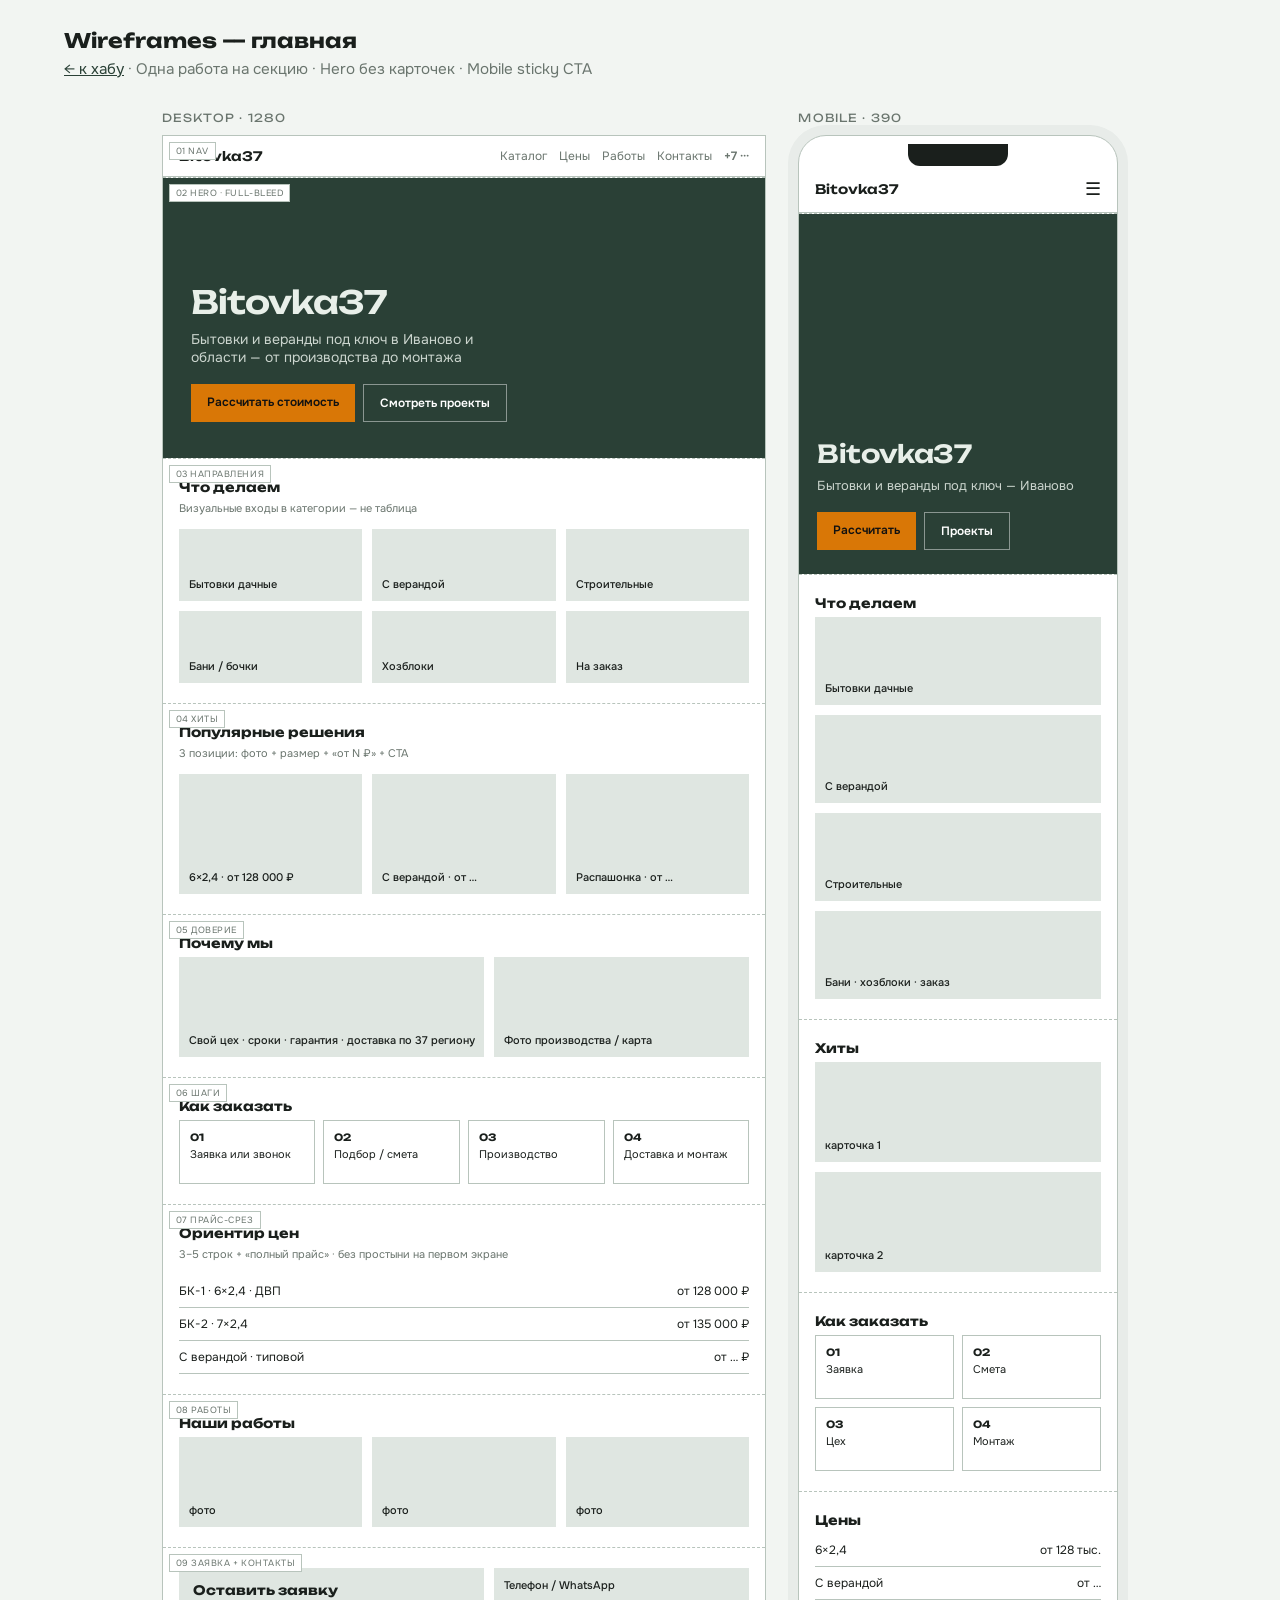
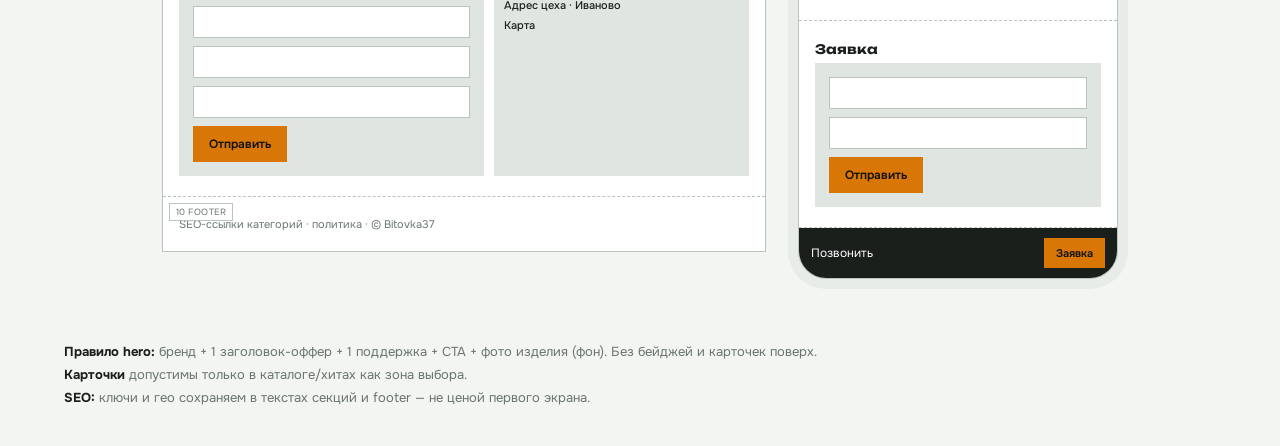
<file: models/wireframes.html>
<!DOCTYPE html>
<html lang="ru">
<head>
  <meta charset="utf-8" />
  <meta name="viewport" content="width=device-width, initial-scale=1" />
  <title>Wireframes — Bitovka37</title>
  <link href="https://fonts.googleapis.com/css2?family=Onest:wght@400;500;600&family=Unbounded:wght@500;600&display=swap" rel="stylesheet" />
  <style>
    :root {
      --ink: #1a1f1c;
      --muted: #6a756e;
      --line: #b8c4bc;
      --fill: #dfe6e1;
      --hero: #2a4036;
      --amber: #d97706;
      --bg: #f2f5f2;
    }
    * { box-sizing: border-box; }
    body {
      margin: 0;
      font-family: Onest, sans-serif;
      background: var(--bg);
      color: var(--ink);
    }
    header.page {
      padding: 28px 24px 8px;
      max-width: 1200px;
      margin: 0 auto;
    }
    header.page h1 {
      font-family: Unbounded, sans-serif;
      font-size: 1.25rem;
      margin: 0 0 6px;
    }
    header.page p { margin: 0; color: var(--muted); font-size: 0.95rem; }
    header.page a { color: var(--hero); }
    .stage {
      display: flex;
      flex-wrap: wrap;
      gap: 32px;
      justify-content: center;
      padding: 24px 16px 64px;
      align-items: flex-start;
    }
    .device-label {
      font-family: Unbounded, sans-serif;
      font-size: 0.7rem;
      letter-spacing: 0.1em;
      text-transform: uppercase;
      color: var(--muted);
      margin-bottom: 10px;
    }
    .desktop {
      width: min(860px, 100%);
      border: 1px solid var(--line);
      background: #fff;
    }
    .phone {
      width: 320px;
      border: 1px solid var(--line);
      background: #fff;
      border-radius: 28px;
      overflow: hidden;
      box-shadow: 0 0 0 10px #e8ece9;
    }
    .phone .notch {
      height: 22px;
      background: var(--ink);
      margin: 8px auto 0;
      width: 100px;
      border-radius: 0 0 12px 12px;
    }
    .block {
      border-bottom: 1px dashed var(--line);
      position: relative;
    }
    .block:last-child { border-bottom: none; }
    .tag {
      position: absolute;
      top: 6px;
      left: 6px;
      font-size: 9px;
      text-transform: uppercase;
      letter-spacing: 0.06em;
      background: #fff;
      border: 1px solid var(--line);
      padding: 2px 6px;
      color: var(--muted);
      z-index: 2;
    }
    .nav {
      display: flex;
      justify-content: space-between;
      align-items: center;
      padding: 12px 16px;
      border-bottom: 1px solid var(--line);
      font-size: 12px;
    }
    .nav .logo {
      font-family: Unbounded, sans-serif;
      font-weight: 600;
      font-size: 13px;
    }
    .nav .links { display: flex; gap: 12px; color: var(--muted); }
    .phone .nav .links { display: none; }
    .hero {
      background: var(--hero);
      color: #e8efe9;
      min-height: 280px;
      padding: 48px 28px 36px;
      display: flex;
      flex-direction: column;
      justify-content: flex-end;
      gap: 10px;
    }
    .phone .hero { min-height: 360px; padding: 32px 18px 24px; }
    .hero .brand-line {
      font-family: Unbounded, sans-serif;
      font-size: clamp(1.5rem, 3vw, 2rem);
      font-weight: 600;
      letter-spacing: -0.02em;
      line-height: 1.1;
      max-width: 14ch;
    }
    .phone .hero .brand-line { font-size: 1.55rem; max-width: 11ch; }
    .hero .sub { font-size: 14px; opacity: 0.85; max-width: 36ch; }
    .phone .hero .sub { font-size: 13px; }
    .cta-row { display: flex; gap: 8px; flex-wrap: wrap; margin-top: 8px; }
    .btn {
      display: inline-block;
      padding: 10px 16px;
      font-size: 12px;
      font-weight: 600;
      background: var(--amber);
      color: #111;
      border: none;
    }
    .btn.ghost {
      background: transparent;
      border: 1px solid rgba(255,255,255,0.45);
      color: #fff;
    }
    .section { padding: 20px 16px; }
    .section h3 {
      font-family: Unbounded, sans-serif;
      font-size: 13px;
      margin: 0 0 6px;
    }
    .section .hint { font-size: 11px; color: var(--muted); margin: 0 0 14px; }
    .row3 {
      display: grid;
      grid-template-columns: repeat(3, 1fr);
      gap: 10px;
    }
    .phone .row3 { grid-template-columns: 1fr; }
    .cell {
      background: var(--fill);
      min-height: 72px;
      display: flex;
      align-items: flex-end;
      padding: 10px;
      font-size: 11px;
      font-weight: 500;
    }
    .phone .cell { min-height: 88px; }
    .row2 { display: grid; grid-template-columns: 1.2fr 1fr; gap: 10px; }
    .phone .row2 { grid-template-columns: 1fr; }
    .steps {
      display: grid;
      grid-template-columns: repeat(4, 1fr);
      gap: 8px;
    }
    .phone .steps { grid-template-columns: 1fr 1fr; }
    .step {
      border: 1px solid var(--line);
      padding: 10px;
      font-size: 11px;
      min-height: 64px;
    }
    .step b { display: block; font-family: Unbounded, sans-serif; font-size: 10px; margin-bottom: 4px; }
    .price-lines .line {
      display: flex;
      justify-content: space-between;
      padding: 8px 0;
      border-bottom: 1px solid var(--line);
      font-size: 12px;
    }
    .form-box {
      background: var(--fill);
      padding: 14px;
      display: grid;
      gap: 8px;
    }
    .form-box .fake-input {
      height: 32px;
      background: #fff;
      border: 1px solid var(--line);
    }
    .sticky-bar {
      display: none;
      position: sticky;
      bottom: 0;
      background: var(--ink);
      color: #fff;
      padding: 10px 12px;
      font-size: 12px;
      justify-content: space-between;
      align-items: center;
      gap: 8px;
    }
    .phone .sticky-bar { display: flex; }
    .sticky-bar .btn { padding: 8px 12px; font-size: 11px; }
    .legend {
      max-width: 1200px;
      margin: 0 auto 40px;
      padding: 0 24px;
      font-size: 13px;
      color: var(--muted);
      display: grid;
      gap: 6px;
    }
    .legend strong { color: var(--ink); }
  </style>
</head>
<body>
  <header class="page">
    <h1>Wireframes — главная</h1>
    <p><a href="index.html">← к хабу</a> · Одна работа на секцию · Hero без карточек · Mobile sticky CTA</p>
  </header>

  <div class="stage">
    <!-- DESKTOP -->
    <div>
      <div class="device-label">Desktop · 1280</div>
      <div class="desktop">
        <div class="block">
          <span class="tag">01 nav</span>
          <div class="nav">
            <div class="logo">Bitovka37</div>
            <div class="links">
              <span>Каталог</span><span>Цены</span><span>Работы</span><span>Контакты</span>
              <span style="font-weight:600">+7 ···</span>
            </div>
          </div>
        </div>
        <div class="block">
          <span class="tag">02 hero · full-bleed</span>
          <div class="hero">
            <div class="brand-line">Bitovka37</div>
            <div class="sub">Бытовки и веранды под ключ в Иваново и области — от производства до монтажа</div>
            <div class="cta-row">
              <span class="btn">Рассчитать стоимость</span>
              <span class="btn ghost">Смотреть проекты</span>
            </div>
          </div>
        </div>
        <div class="block">
          <span class="tag">03 направления</span>
          <div class="section">
            <h3>Что делаем</h3>
            <p class="hint">Визуальные входы в категории — не таблица</p>
            <div class="row3">
              <div class="cell">Бытовки дачные</div>
              <div class="cell">С верандой</div>
              <div class="cell">Строительные</div>
              <div class="cell">Бани / бочки</div>
              <div class="cell">Хозблоки</div>
              <div class="cell">На заказ</div>
            </div>
          </div>
        </div>
        <div class="block">
          <span class="tag">04 хиты</span>
          <div class="section">
            <h3>Популярные решения</h3>
            <p class="hint">3 позиции: фото + размер + «от N ₽» + CTA</p>
            <div class="row3">
              <div class="cell" style="min-height:120px">6×2,4 · от 128 000 ₽</div>
              <div class="cell" style="min-height:120px">С верандой · от …</div>
              <div class="cell" style="min-height:120px">Распашонка · от …</div>
            </div>
          </div>
        </div>
        <div class="block">
          <span class="tag">05 доверие</span>
          <div class="section">
            <h3>Почему мы</h3>
            <div class="row2">
              <div class="cell" style="min-height:100px">Свой цех · сроки · гарантия · доставка по 37 региону</div>
              <div class="cell" style="min-height:100px">Фото производства / карта</div>
            </div>
          </div>
        </div>
        <div class="block">
          <span class="tag">06 шаги</span>
          <div class="section">
            <h3>Как заказать</h3>
            <div class="steps">
              <div class="step"><b>01</b>Заявка или звонок</div>
              <div class="step"><b>02</b>Подбор / смета</div>
              <div class="step"><b>03</b>Производство</div>
              <div class="step"><b>04</b>Доставка и монтаж</div>
            </div>
          </div>
        </div>
        <div class="block">
          <span class="tag">07 прайс-срез</span>
          <div class="section">
            <h3>Ориентир цен</h3>
            <p class="hint">3–5 строк + «полный прайс» · без простыни на первом экране</p>
            <div class="price-lines">
              <div class="line"><span>БК-1 · 6×2,4 · ДВП</span><span>от 128 000 ₽</span></div>
              <div class="line"><span>БК-2 · 7×2,4</span><span>от 135 000 ₽</span></div>
              <div class="line"><span>С верандой · типовой</span><span>от … ₽</span></div>
            </div>
          </div>
        </div>
        <div class="block">
          <span class="tag">08 работы</span>
          <div class="section">
            <h3>Наши работы</h3>
            <div class="row3">
              <div class="cell" style="min-height:90px">фото</div>
              <div class="cell" style="min-height:90px">фото</div>
              <div class="cell" style="min-height:90px">фото</div>
            </div>
          </div>
        </div>
        <div class="block">
          <span class="tag">09 заявка + контакты</span>
          <div class="section">
            <div class="row2">
              <div class="form-box">
                <strong style="font-size:13px;font-family:Unbounded,sans-serif">Оставить заявку</strong>
                <div class="fake-input"></div>
                <div class="fake-input"></div>
                <div class="fake-input"></div>
                <span class="btn" style="width:fit-content">Отправить</span>
              </div>
              <div class="cell" style="min-height:140px;flex-direction:column;align-items:flex-start;gap:6px">
                <span>Телефон / WhatsApp</span>
                <span>Адрес цеха · Иваново</span>
                <span>Карта</span>
              </div>
            </div>
          </div>
        </div>
        <div class="block">
          <span class="tag">10 footer</span>
          <div class="section" style="font-size:11px;color:var(--muted)">
            SEO-ссылки категорий · политика · © Bitovka37
          </div>
        </div>
      </div>
    </div>

    <!-- MOBILE -->
    <div>
      <div class="device-label">Mobile · 390</div>
      <div class="phone">
        <div class="notch"></div>
        <div class="block">
          <div class="nav">
            <div class="logo">Bitovka37</div>
            <div style="font-size:18px">☰</div>
          </div>
        </div>
        <div class="block">
          <div class="hero">
            <div class="brand-line">Bitovka37</div>
            <div class="sub">Бытовки и веранды под ключ — Иваново</div>
            <div class="cta-row">
              <span class="btn">Рассчитать</span>
              <span class="btn ghost">Проекты</span>
            </div>
          </div>
        </div>
        <div class="block">
          <div class="section">
            <h3>Что делаем</h3>
            <div class="row3">
              <div class="cell">Бытовки дачные</div>
              <div class="cell">С верандой</div>
              <div class="cell">Строительные</div>
              <div class="cell">Бани · хозблоки · заказ</div>
            </div>
          </div>
        </div>
        <div class="block">
          <div class="section">
            <h3>Хиты</h3>
            <div class="row3">
              <div class="cell" style="min-height:100px">карточка 1</div>
              <div class="cell" style="min-height:100px">карточка 2</div>
            </div>
          </div>
        </div>
        <div class="block">
          <div class="section">
            <h3>Как заказать</h3>
            <div class="steps">
              <div class="step"><b>01</b>Заявка</div>
              <div class="step"><b>02</b>Смета</div>
              <div class="step"><b>03</b>Цех</div>
              <div class="step"><b>04</b>Монтаж</div>
            </div>
          </div>
        </div>
        <div class="block">
          <div class="section">
            <h3>Цены</h3>
            <div class="price-lines">
              <div class="line"><span>6×2,4</span><span>от 128 тыс.</span></div>
              <div class="line"><span>С верандой</span><span>от …</span></div>
            </div>
          </div>
        </div>
        <div class="block">
          <div class="section">
            <h3>Заявка</h3>
            <div class="form-box">
              <div class="fake-input"></div>
              <div class="fake-input"></div>
              <span class="btn" style="width:fit-content">Отправить</span>
            </div>
          </div>
        </div>
        <div class="sticky-bar">
          <span>Позвонить</span>
          <span class="btn">Заявка</span>
        </div>
      </div>
    </div>
  </div>

  <div class="legend">
    <div><strong>Правило hero:</strong> бренд + 1 заголовок-оффер + 1 поддержка + CTA + фото изделия (фон). Без бейджей и карточек поверх.</div>
    <div><strong>Карточки</strong> допустимы только в каталоге/хитах как зона выбора.</div>
    <div><strong>SEO:</strong> ключи и гео сохраняем в текстах секций и footer — не ценой первого экрана.</div>
  </div>
</body>
</html>
</file>
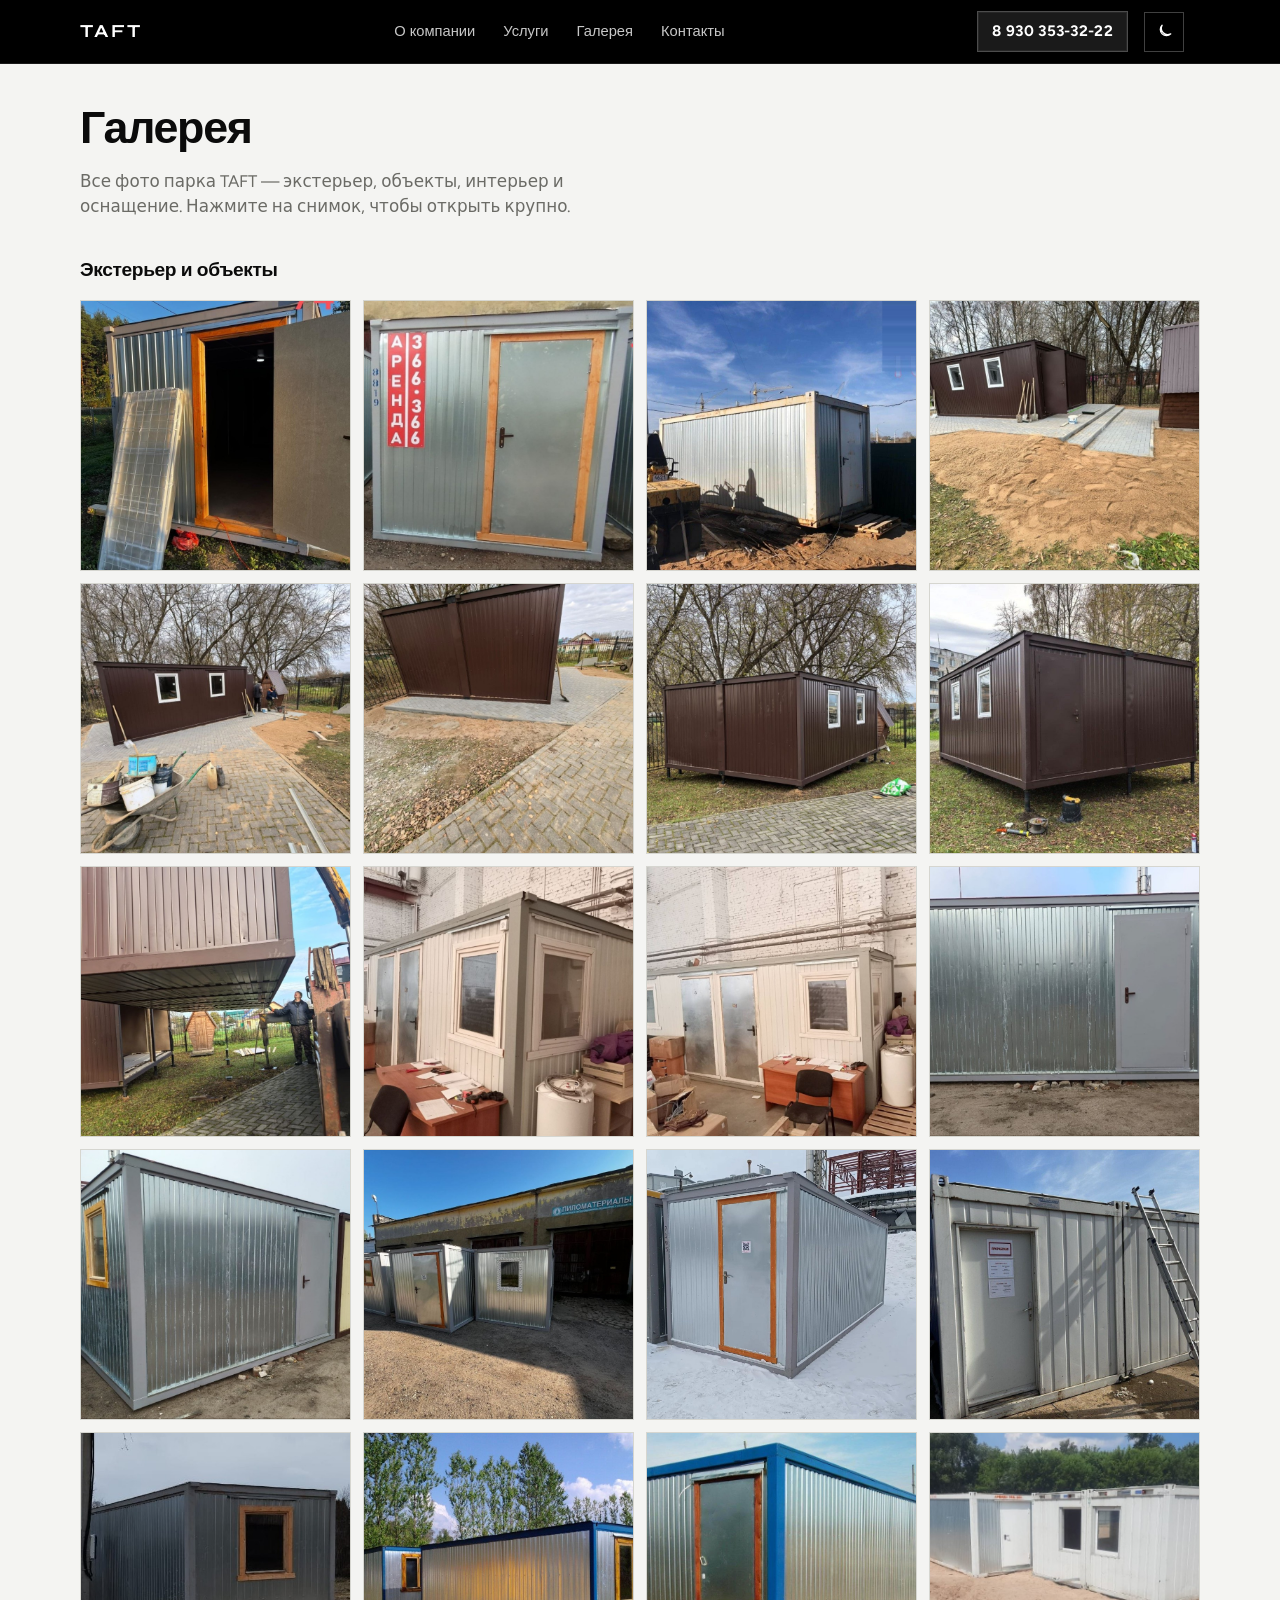
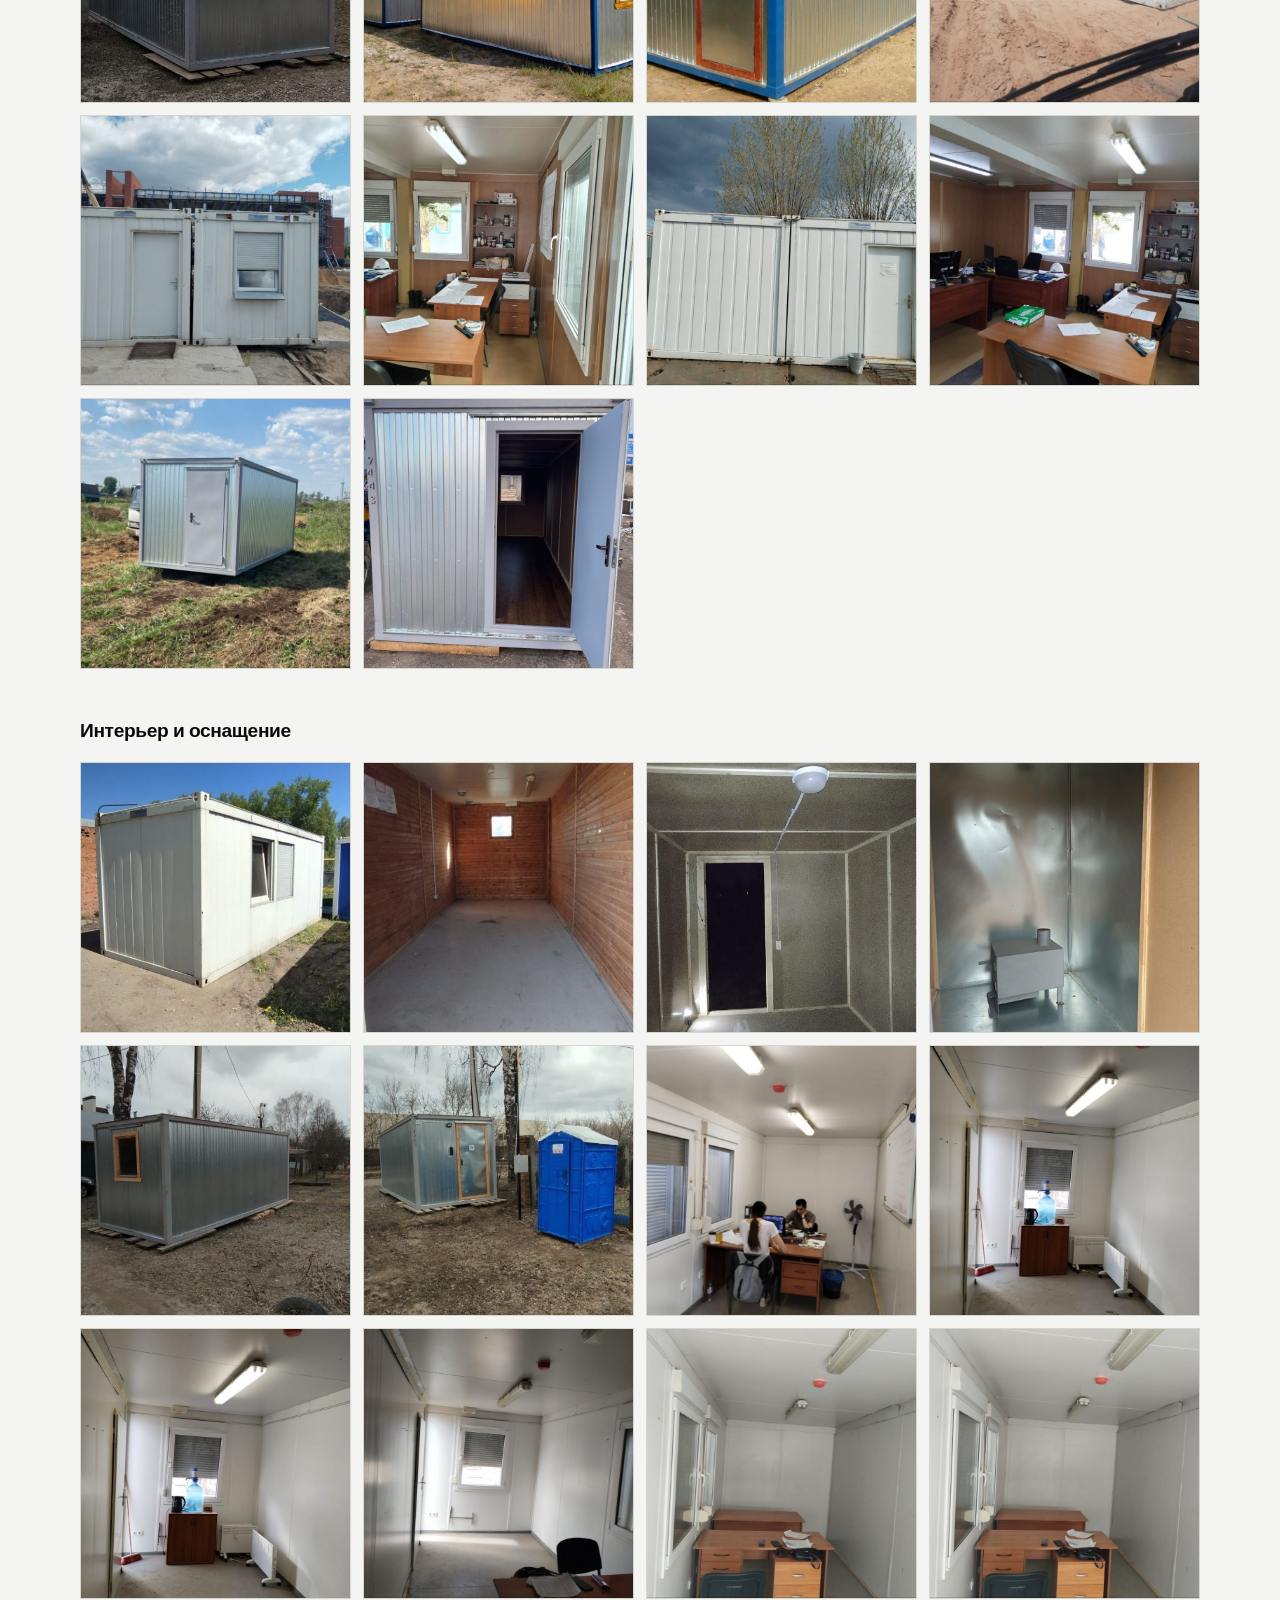
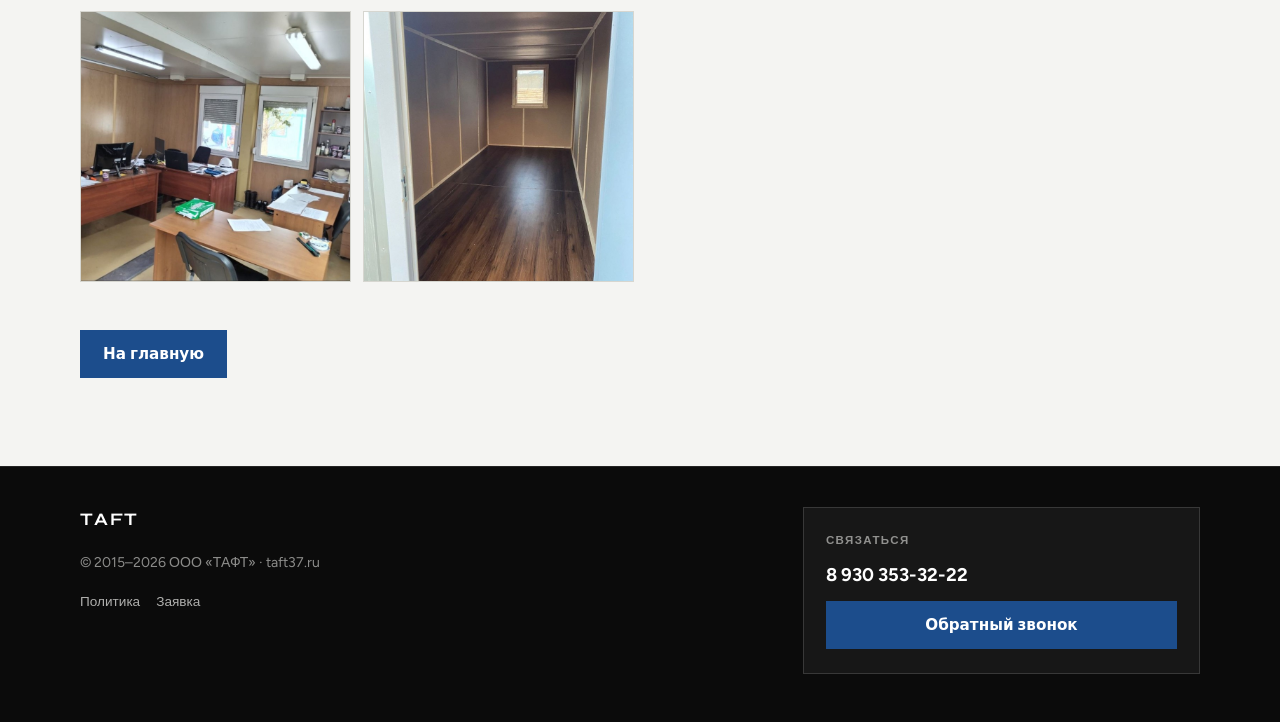
<file: site/gallery.html>
<!DOCTYPE html>
<html lang="ru">
<head>
  <meta charset="utf-8" />
  <meta name="viewport" content="width=device-width, initial-scale=1" />
  <title>Галерея — TAFT | taft37.ru</title>
  <meta name="description" content="Полная галерея бытовок TAFT: экстерьер, объекты, интерьер и оснащение." />
  <meta name="theme-color" content="#000000" />
  <link rel="canonical" href="https://taft37.ru/gallery.html" />
  <link rel="icon" href="favicon.svg" type="image/svg+xml" />
  <link rel="icon" href="favicon.png" type="image/png" sizes="32x32" />
  <link rel="apple-touch-icon" href="apple-touch-icon.png" sizes="180x180" />
  <link rel="preconnect" href="https://fonts.googleapis.com" />
  <link rel="preconnect" href="https://fonts.gstatic.com" crossorigin />
  <link href="https://fonts.googleapis.com/css2?family=Figtree:wght@400;500;600;700&family=Syne:wght@700&display=swap" rel="stylesheet" />
  <link rel="stylesheet" href="css/styles.css" />
  <script>
    (function () {
      try {
        var t = localStorage.getItem("taft-theme");
        if (t !== "light" && t !== "dark") t = "light";
        document.documentElement.setAttribute("data-theme", t);
      } catch (e) {
        document.documentElement.setAttribute("data-theme", "light");
      }
    })();
  </script>
</head>
<body>
  <header class="header is-solid" id="header">
    <div class="header__inner">
      <a class="logo" href="index.html">TAFT</a>
      <nav class="nav" id="nav" aria-label="Основное меню">
        <a href="index.html#about">О компании</a>
        <a href="index.html#services">Услуги</a>
        <a href="gallery.html" aria-current="page">Галерея</a>
        <a href="index.html#contact">Контакты</a>
      </nav>
      <a class="header__phone" href="tel:+79303533222">8 930 353-32-22</a>
      <button
        class="theme-toggle"
        type="button"
        id="theme-toggle"
        aria-label="Сменить тему"
        title="Светлая / тёмная тема"
      >
        <svg class="icon-moon" viewBox="0 0 24 24" fill="none" aria-hidden="true">
          <path d="M21 14.5A8.5 8.5 0 0 1 9.5 3 7 7 0 1 0 21 14.5Z" stroke="currentColor" stroke-width="1.8" stroke-linejoin="round"/>
        </svg>
        <svg class="icon-sun" viewBox="0 0 24 24" fill="none" aria-hidden="true">
          <circle cx="12" cy="12" r="4" stroke="currentColor" stroke-width="1.8"/>
          <path d="M12 2v2M12 20v2M2 12h2M20 12h2M4.9 4.9l1.4 1.4M17.7 17.7l1.4 1.4M4.9 19.1l1.4-1.4M17.7 6.3l1.4-1.4" stroke="currentColor" stroke-width="1.8" stroke-linecap="round"/>
        </svg>
      </button>
      <button class="nav-toggle" type="button" aria-expanded="false" aria-controls="nav" aria-label="Меню">
        <span></span><span></span>
      </button>
    </div>
  </header>

  <main class="page page--gallery">
    <div class="shell">
      <header class="section__head">
        <h1 class="section__title">Галерея</h1>
        <p class="section__lead">Все фото парка TAFT — экстерьер, объекты, интерьер и оснащение. Нажмите на снимок, чтобы открыть крупно.</p>
      </header>

      <section class="gallery-block" id="exterior">
        <h2 class="gallery-block__title">Экстерьер и объекты</h2>
        <div class="gallery-grid">
          <button class="gallery-item" type="button" data-full="img/photo-02.png"><img src="img/photo-02.png" alt="Бытовка" loading="lazy" width="600" height="800" /></button>
          <button class="gallery-item" type="button" data-full="img/photo-03.png"><img src="img/photo-03.png" alt="Бытовка на площадке" loading="lazy" width="800" height="600" /></button>
          <button class="gallery-item" type="button" data-full="img/photo-05.jpg"><img src="img/photo-05.jpg" alt="Бытовка" loading="lazy" width="800" height="600" /></button>
          <button class="gallery-item" type="button" data-full="img/photo-06.png"><img src="img/photo-06.png" alt="Парк бытовок" loading="lazy" width="800" height="600" /></button>
          <button class="gallery-item" type="button" data-full="img/photo-07.png"><img src="img/photo-07.png" alt="Блок-контейнеры" loading="lazy" width="800" height="600" /></button>
          <button class="gallery-item" type="button" data-full="img/photo-08.png"><img src="img/photo-08.png" alt="Объект" loading="lazy" width="800" height="600" /></button>
          <button class="gallery-item" type="button" data-full="img/photo-09.png"><img src="img/photo-09.png" alt="На объекте" loading="lazy" width="800" height="600" /></button>
          <button class="gallery-item" type="button" data-full="img/photo-10.jpg"><img src="img/photo-10.jpg" alt="Модули" loading="lazy" width="800" height="600" /></button>
          <button class="gallery-item" type="button" data-full="img/photo-11.png"><img src="img/photo-11.png" alt="Бытовка" loading="lazy" width="600" height="800" /></button>
          <button class="gallery-item" type="button" data-full="img/photo-12.png"><img src="img/photo-12.png" alt="Синяя рама" loading="lazy" width="800" height="600" /></button>
          <button class="gallery-item" type="button" data-full="img/photo-13.png"><img src="img/photo-13.png" alt="Крупный план" loading="lazy" width="800" height="600" /></button>
          <button class="gallery-item" type="button" data-full="img/photo-16.png"><img src="img/photo-16.png" alt="Белый модуль" loading="lazy" width="800" height="600" /></button>
          <button class="gallery-item" type="button" data-full="img/photo-17.png"><img src="img/photo-17.png" alt="Ряд бытовок" loading="lazy" width="800" height="600" /></button>
          <button class="gallery-item" type="button" data-full="img/photo-18.png"><img src="img/photo-18.png" alt="Бытовка" loading="lazy" width="600" height="800" /></button>
          <button class="gallery-item" type="button" data-full="img/photo-19.png"><img src="img/photo-19.png" alt="Бытовка" loading="lazy" width="800" height="800" /></button>
          <button class="gallery-item" type="button" data-full="img/photo-22.png"><img src="img/photo-22.png" alt="Стройка" loading="lazy" width="800" height="600" /></button>
          <button class="gallery-item" type="button" data-full="img/photo-23.png"><img src="img/photo-23.png" alt="Бытовка" loading="lazy" width="600" height="800" /></button>
          <button class="gallery-item" type="button" data-full="img/photo-24.png"><img src="img/photo-24.png" alt="Установка" loading="lazy" width="800" height="600" /></button>
          <button class="gallery-item" type="button" data-full="img/photo-25.png"><img src="img/photo-25.png" alt="Бытовка" loading="lazy" width="800" height="600" /></button>
          <button class="gallery-item" type="button" data-full="img/photo-26.png"><img src="img/photo-26.png" alt="Двор" loading="lazy" width="800" height="600" /></button>
          <button class="gallery-item" type="button" data-full="img/photo-31.png"><img src="img/photo-31.png" alt="Площадка" loading="lazy" width="800" height="600" /></button>
          <button class="gallery-item" type="button" data-full="img/photo-34.png"><img src="img/photo-34.png" alt="Бытовка" loading="lazy" width="800" height="600" /></button>
          <button class="gallery-item" type="button" data-full="img/photo-35.png"><img src="img/photo-35.png" alt="Сдвоенный модуль" loading="lazy" width="800" height="600" /></button>
          <button class="gallery-item" type="button" data-full="img/photo-37.png"><img src="img/photo-37.png" alt="Бытовка" loading="lazy" width="800" height="600" /></button>
          <button class="gallery-item" type="button" data-full="img/photo-38.png"><img src="img/photo-38.png" alt="Выезд в поле" loading="lazy" width="800" height="500" /></button>
          <button class="gallery-item" type="button" data-full="img/photo-40.png"><img src="img/photo-40.png" alt="Бытовка" loading="lazy" width="600" height="800" /></button>
        </div>
      </section>

      <section class="gallery-block" id="interior">
        <h2 class="gallery-block__title">Интерьер и оснащение</h2>
        <div class="gallery-grid">
          <button class="gallery-item" type="button" data-full="img/photo-01.png"><img src="img/photo-01.png" alt="Интерьер" loading="lazy" width="600" height="800" /></button>
          <button class="gallery-item" type="button" data-full="img/photo-04.png"><img src="img/photo-04.png" alt="Отделка" loading="lazy" width="600" height="800" /></button>
          <button class="gallery-item" type="button" data-full="img/photo-14.png"><img src="img/photo-14.png" alt="Интерьер" loading="lazy" width="600" height="800" /></button>
          <button class="gallery-item" type="button" data-full="img/photo-15.png"><img src="img/photo-15.png" alt="Интерьер" loading="lazy" width="600" height="800" /></button>
          <button class="gallery-item" type="button" data-full="img/photo-20.png"><img src="img/photo-20.png" alt="Интерьер" loading="lazy" width="600" height="800" /></button>
          <button class="gallery-item" type="button" data-full="img/photo-21.png"><img src="img/photo-21.png" alt="Интерьер" loading="lazy" width="600" height="800" /></button>
          <button class="gallery-item" type="button" data-full="img/photo-27.png"><img src="img/photo-27.png" alt="Офис" loading="lazy" width="800" height="600" /></button>
          <button class="gallery-item" type="button" data-full="img/photo-28.png"><img src="img/photo-28.png" alt="Оснащение" loading="lazy" width="800" height="600" /></button>
          <button class="gallery-item" type="button" data-full="img/photo-29.png"><img src="img/photo-29.png" alt="Рабочее место" loading="lazy" width="800" height="600" /></button>
          <button class="gallery-item" type="button" data-full="img/photo-30.png"><img src="img/photo-30.png" alt="Интерьер" loading="lazy" width="800" height="600" /></button>
          <button class="gallery-item" type="button" data-full="img/photo-32.png"><img src="img/photo-32.png" alt="Интерьер" loading="lazy" width="800" height="600" /></button>
          <button class="gallery-item" type="button" data-full="img/photo-33.png"><img src="img/photo-33.png" alt="Интерьер" loading="lazy" width="800" height="600" /></button>
          <button class="gallery-item" type="button" data-full="img/photo-36.png"><img src="img/photo-36.png" alt="Штаб" loading="lazy" width="800" height="600" /></button>
          <button class="gallery-item" type="button" data-full="img/photo-39.png"><img src="img/photo-39.png" alt="Пустой интерьер" loading="lazy" width="600" height="800" /></button>
        </div>
      </section>

      <p class="gallery-back"><a class="btn btn--primary" href="index.html#fleet">На главную</a></p>
    </div>
  </main>

  <div class="lightbox" id="lightbox" hidden>
    <button class="lightbox__close" type="button" aria-label="Закрыть">×</button>
    <img class="lightbox__img" id="lightbox-img" alt="" />
  </div>

  <footer class="footer">
    <div class="shell footer__layout">
      <div class="footer__main">
        <a class="logo logo--foot" href="index.html">TAFT</a>
        <p class="footer__copy">© 2015–2026 ООО «ТАФТ» · taft37.ru</p>
        <div class="footer__links">
          <a class="footer__link" href="privacy.html">Политика</a>
          <a class="footer__link" href="index.html#contact">Заявка</a>
        </div>
      </div>
      <aside class="footer__cta">
        <p class="footer__cta-label">Связаться</p>
        <p class="footer__cta-phone"><a href="tel:+79303533222">8 930 353-32-22</a></p>
        <a class="btn btn--primary btn--wide" href="index.html#contact">Обратный звонок</a>
      </aside>
    </div>
  </footer>

  <script src="js/main.js"></script>
  <script src="js/gallery.js"></script>
</body>
</html>
</file>
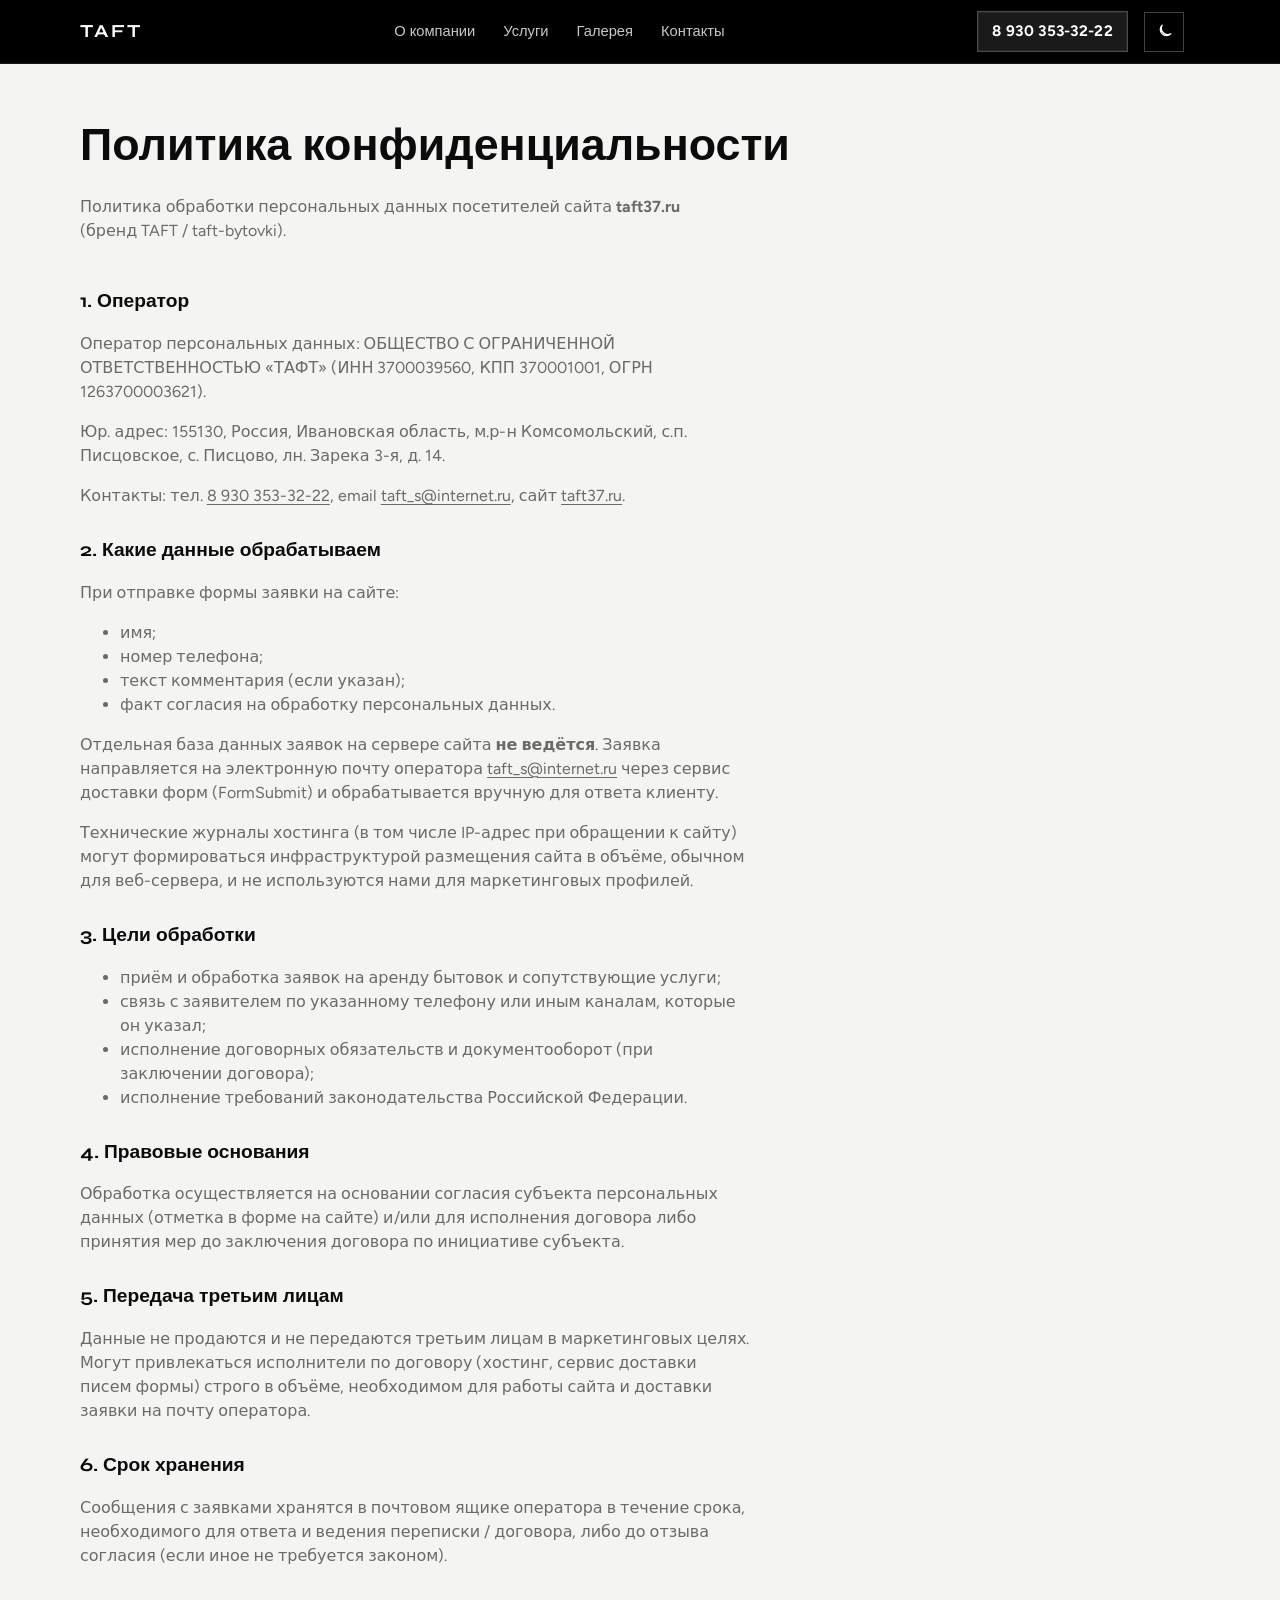
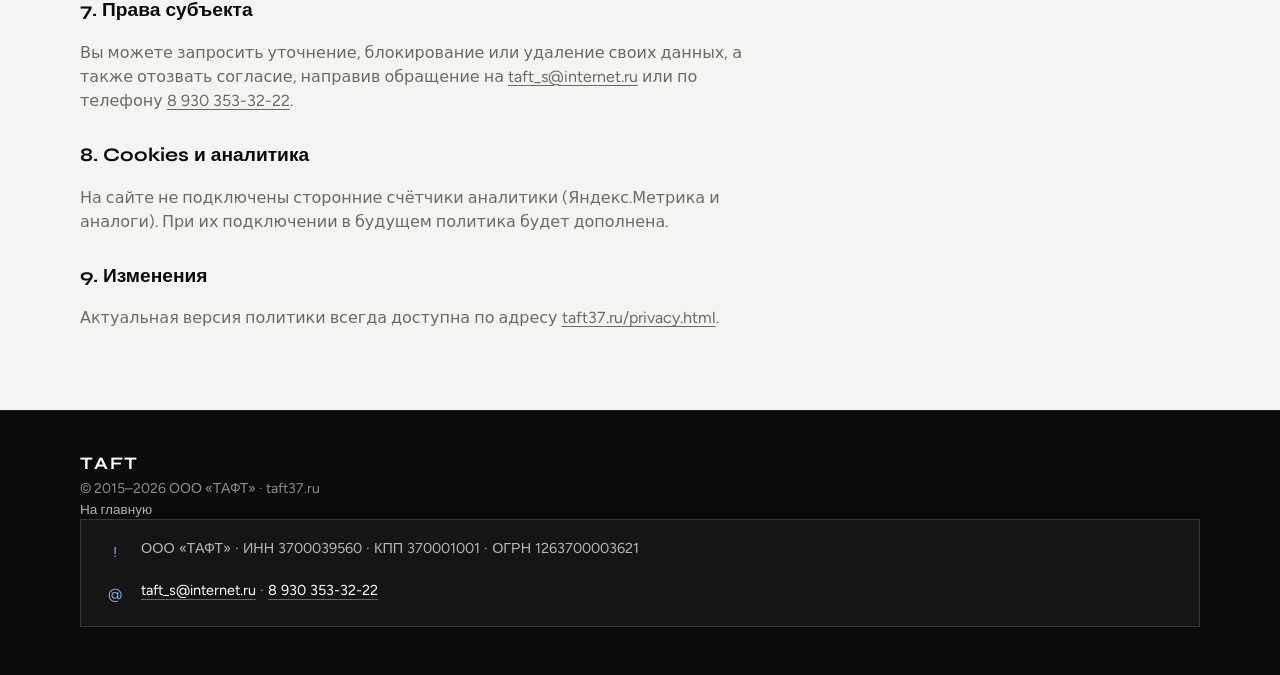
<file: site/privacy.html>
﻿<!DOCTYPE html>
<html lang="ru">
<head>
  <meta charset="utf-8" />
  <meta name="viewport" content="width=device-width, initial-scale=1" />
  <title>Политика конфиденциальности — TAFT | taft37.ru</title>
  <meta name="description" content="Политика обработки персональных данных ООО «ТАФТ» (taft37.ru)." />
  <meta name="theme-color" content="#0b0b0b" />
  <meta name="application-name" content="TAFT" />
  <meta name="apple-mobile-web-app-title" content="TAFT" />
  <link rel="canonical" href="https://taft37.ru/privacy.html" />
  <link rel="icon" href="favicon.svg" type="image/svg+xml" />
  <link rel="icon" href="favicon.png" type="image/png" sizes="32x32" />
  <link rel="apple-touch-icon" href="apple-touch-icon.png" sizes="180x180" />
  <link rel="manifest" href="site.webmanifest" />
  <link rel="preconnect" href="https://fonts.googleapis.com" />
  <link rel="preconnect" href="https://fonts.gstatic.com" crossorigin />
  <link href="https://fonts.googleapis.com/css2?family=Figtree:wght@400;500;600;700&family=Syne:wght@700&display=swap" rel="stylesheet" />
  <link rel="stylesheet" href="css/styles.css" />
  <script>
    (function () {
      try {
        var t = localStorage.getItem("taft-theme");
        if (t !== "light" && t !== "dark") t = "light";
        document.documentElement.setAttribute("data-theme", t);
      } catch (e) {
        document.documentElement.setAttribute("data-theme", "light");
      }
    })();
  </script>
</head>
<body>
  <header class="header is-solid" id="header">
    <div class="header__inner">
      <a class="logo" href="index.html">TAFT</a>
      <nav class="nav" id="nav" aria-label="Основное меню">
        <a href="index.html#about">О компании</a>
        <a href="index.html#services">Услуги</a>
        <a href="gallery.html">Галерея</a>
        <a href="index.html#contact">Контакты</a>
      </nav>
      <a class="header__phone" href="tel:+79303533222">8 930 353-32-22</a>
      <button
        class="theme-toggle"
        type="button"
        id="theme-toggle"
        aria-label="Сменить тему"
        title="Светлая / тёмная тема"
      >
        <svg class="icon-moon" viewBox="0 0 24 24" fill="none" aria-hidden="true">
          <path d="M21 14.5A8.5 8.5 0 0 1 9.5 3 7 7 0 1 0 21 14.5Z" stroke="currentColor" stroke-width="1.8" stroke-linejoin="round"/>
        </svg>
        <svg class="icon-sun" viewBox="0 0 24 24" fill="none" aria-hidden="true">
          <circle cx="12" cy="12" r="4" stroke="currentColor" stroke-width="1.8"/>
          <path d="M12 2v2M12 20v2M2 12h2M20 12h2M4.9 4.9l1.4 1.4M17.7 17.7l1.4 1.4M4.9 19.1l1.4-1.4M17.7 6.3l1.4-1.4" stroke="currentColor" stroke-width="1.8" stroke-linecap="round"/>
        </svg>
      </button>
      <button class="nav-toggle" type="button" aria-expanded="false" aria-controls="nav" aria-label="Меню">
        <span></span><span></span>
      </button>
    </div>
  </header>

  <main class="page">
    <div class="shell">
      <h1>Политика конфиденциальности</h1>
      <p class="lead">
        Политика обработки персональных данных посетителей сайта
        <strong>taft37.ru</strong> (бренд TAFT / taft-bytovki).
      </p>
      <article>
        <h2>1. Оператор</h2>
        <p>
          Оператор персональных данных: ОБЩЕСТВО С ОГРАНИЧЕННОЙ ОТВЕТСТВЕННОСТЬЮ «ТАФТ»
          (ИНН 3700039560, КПП 370001001, ОГРН 1263700003621).
        </p>
        <p>
          Юр. адрес: 155130, Россия, Ивановская область, м.р-н Комсомольский, с.п. Писцовское,
          с. Писцово, лн. Зарека 3-я, д. 14.
        </p>
        <p>
          Контакты: тел. <a href="tel:+79303533222">8 930 353-32-22</a>,
          email <a href="mailto:taft_s@internet.ru">taft_s@internet.ru</a>,
          сайт <a href="https://taft37.ru/">taft37.ru</a>.
        </p>

        <h2>2. Какие данные обрабатываем</h2>
        <p>При отправке формы заявки на сайте:</p>
        <ul>
          <li>имя;</li>
          <li>номер телефона;</li>
          <li>текст комментария (если указан);</li>
          <li>факт согласия на обработку персональных данных.</li>
        </ul>
        <p>
          Отдельная база данных заявок на сервере сайта <strong>не ведётся</strong>.
          Заявка направляется на электронную почту оператора
          <a href="mailto:taft_s@internet.ru">taft_s@internet.ru</a>
          через сервис доставки форм (FormSubmit) и обрабатывается вручную для ответа клиенту.
        </p>
        <p>
          Технические журналы хостинга (в том числе IP-адрес при обращении к сайту) могут
          формироваться инфраструктурой размещения сайта в объёме, обычном для веб-сервера,
          и не используются нами для маркетинговых профилей.
        </p>

        <h2>3. Цели обработки</h2>
        <ul>
          <li>приём и обработка заявок на аренду бытовок и сопутствующие услуги;</li>
          <li>связь с заявителем по указанному телефону или иным каналам, которые он указал;</li>
          <li>исполнение договорных обязательств и документооборот (при заключении договора);</li>
          <li>исполнение требований законодательства Российской Федерации.</li>
        </ul>

        <h2>4. Правовые основания</h2>
        <p>
          Обработка осуществляется на основании согласия субъекта персональных данных
          (отметка в форме на сайте) и/или для исполнения договора либо принятия мер
          до заключения договора по инициативе субъекта.
        </p>

        <h2>5. Передача третьим лицам</h2>
        <p>
          Данные не продаются и не передаются третьим лицам в маркетинговых целях.
          Могут привлекаться исполнители по договору (хостинг, сервис доставки писем формы)
          строго в объёме, необходимом для работы сайта и доставки заявки на почту оператора.
        </p>

        <h2>6. Срок хранения</h2>
        <p>
          Сообщения с заявками хранятся в почтовом ящике оператора в течение срока,
          необходимого для ответа и ведения переписки / договора, либо до отзыва согласия
          (если иное не требуется законом).
        </p>

        <h2>7. Права субъекта</h2>
        <p>
          Вы можете запросить уточнение, блокирование или удаление своих данных, а также
          отозвать согласие, направив обращение на
          <a href="mailto:taft_s@internet.ru">taft_s@internet.ru</a>
          или по телефону <a href="tel:+79303533222">8 930 353-32-22</a>.
        </p>

        <h2>8. Cookies и аналитика</h2>
        <p>
          На сайте не подключены сторонние счётчики аналитики (Яндекс.Метрика и аналоги).
          При их подключении в будущем политика будет дополнена.
        </p>

        <h2>9. Изменения</h2>
        <p>
          Актуальная версия политики всегда доступна по адресу
          <a href="https://taft37.ru/privacy.html">taft37.ru/privacy.html</a>.
        </p>
      </article>
    </div>
  </main>

  <footer class="footer" id="requisites">
    <div class="shell footer__stack">
      <div class="footer__top">
        <div class="footer__brand">
          <a class="logo logo--foot" href="index.html">TAFT</a>
          <p class="footer__copy">© 2015–2026 ООО «ТАФТ» · taft37.ru</p>
        </div>
        <div class="footer__links">
          <a class="footer__link" href="index.html">На главную</a>
        </div>
      </div>
      <div class="footer__card">
        <div class="footer__row">
          <span class="footer__ico" aria-hidden="true">!</span>
          <p>ООО «ТАФТ» · ИНН 3700039560 · КПП 370001001 · ОГРН 1263700003621</p>
        </div>
        <div class="footer__row">
          <span class="footer__ico" aria-hidden="true">@</span>
          <p><a href="mailto:taft_s@internet.ru">taft_s@internet.ru</a> · <a href="tel:+79303533222">8 930 353-32-22</a></p>
        </div>
      </div>
    </div>
  </footer>
  <script src="js/main.js"></script>
</body>
</html>
</file>
<file: site/css/styles.css>
/* TAFT — square, calm, Apple-like density without chrome clutter */
:root,
html[data-theme="light"] {
  --ink: #0b0b0b;
  --ink-2: #1a1a1a;
  --paper: #f4f4f2;
  --paper-2: #eaeae6;
  --muted: #6b6b66;
  --line: #d6d6d0;
  --accent: #1c4d8c;
  --accent-ink: #ffffff;
  --hero-fg: #f5f5f2;
  --header-bg: #000000;
  --header-fg: #ffffff;
  --surface: #ffffff;
  --surface-2: #fafaf8;
  --nav-bg: #0b0b0b;
  --footer-bg: #0b0b0b;
  --footer-fg: rgba(245, 245, 242, 0.55);
  --invert-block: #0b0b0b;
  --invert-fg: #f5f5f2;
  --shell: 1120px;
  --pad: clamp(16px, 4vw, 40px);
  --header-h: 64px;
  --ease: cubic-bezier(0.22, 1, 0.36, 1);
}

html[data-theme="dark"] {
  --ink: #f2f2ee;
  --ink-2: #e4e4de;
  --paper: #0e0e0e;
  --paper-2: #161616;
  --muted: #9a9a94;
  --line: #2c2c2c;
  --accent: #4d8fd6;
  --accent-ink: #0b0b0b;
  --hero-fg: #f5f5f2;
  --header-bg: #000000;
  --header-fg: #ffffff;
  --surface: #1a1a1a;
  --surface-2: #141414;
  --nav-bg: #000000;
  --footer-bg: #000000;
  --footer-fg: rgba(245, 245, 242, 0.55);
  --invert-block: #161616;
  --invert-fg: #f5f5f2;
  color-scheme: dark;
}

html[data-theme="light"] {
  color-scheme: light;
}

*,
*::before,
*::after {
  box-sizing: border-box;
  margin: 0;
}

html {
  scroll-behavior: smooth;
  scroll-padding-top: var(--header-h);
}

body {
  font-family: Figtree, system-ui, sans-serif;
  font-size: 16px;
  line-height: 1.5;
  color: var(--ink);
  background: var(--paper);
  -webkit-font-smoothing: antialiased;
  text-rendering: optimizeLegibility;
}

body.nav-open {
  overflow: hidden;
  touch-action: none;
}

img {
  display: block;
  max-width: 100%;
  height: auto;
}

a {
  color: inherit;
  text-decoration-thickness: 1px;
  text-underline-offset: 3px;
  touch-action: manipulation;
}

button,
input,
textarea {
  font: inherit;
  border-radius: 0;
  touch-action: manipulation;
}

.shell {
  width: min(100% - var(--pad) * 2, var(--shell));
  margin-inline: auto;
}

/* Header — solid bar (overflow visible: mobile nav must not be clipped) */
.header {
  position: fixed;
  inset: 0 0 auto;
  z-index: 100;
  height: var(--header-h);
  background: var(--header-bg);
  border-bottom: 1px solid rgba(255, 255, 255, 0.1);
  overflow: visible;
}

.header.is-solid {
  background: var(--header-bg);
}

.header__inner {
  position: relative;
  z-index: 2;
  width: min(100% - var(--pad) * 2, var(--shell));
  margin-inline: auto;
  height: 100%;
  display: grid;
  grid-template-columns: auto 1fr auto auto auto;
  align-items: center;
  gap: 16px;
  max-width: 100%;
}

.logo {
  font-family: Syne, sans-serif;
  font-weight: 700;
  font-size: 1.15rem;
  letter-spacing: 0.1em;
  text-decoration: none;
  color: var(--header-fg);
}

.nav {
  display: flex;
  justify-content: center;
  gap: 28px;
}

.nav a {
  color: rgba(255, 255, 255, 0.78);
  text-decoration: none;
  font-family: Figtree, sans-serif;
  font-size: 0.92rem;
  font-weight: 500;
  letter-spacing: 0;
}

.nav a:hover {
  color: #fff;
}

.header__phone {
  color: #fff;
  text-decoration: none;
  font-family: Figtree, sans-serif;
  font-weight: 700;
  font-size: 0.95rem;
  white-space: nowrap;
  letter-spacing: 0.02em;
  padding: 8px 14px;
  border: 1px solid rgba(255, 255, 255, 0.22);
  background: rgba(255, 255, 255, 0.1);
  box-shadow: inset 0 0 0 1px rgba(255, 255, 255, 0.06);
  backdrop-filter: blur(8px);
  -webkit-backdrop-filter: blur(8px);
}

.header__phone:hover {
  background: rgba(255, 255, 255, 0.16);
  border-color: rgba(255, 255, 255, 0.4);
}

.nav-toggle {
  display: none;
  width: 40px;
  height: 40px;
  padding: 0;
  border: 1px solid rgba(255, 255, 255, 0.25);
  background: transparent;
  cursor: pointer;
  align-items: center;
  justify-content: center;
  flex-direction: column;
  gap: 6px;
}

.nav-toggle span {
  display: block;
  width: 18px;
  height: 1px;
  background: var(--header-fg);
}

.theme-toggle {
  width: 40px;
  height: 40px;
  padding: 0;
  border: 1px solid rgba(255, 255, 255, 0.25);
  background: transparent;
  color: var(--header-fg);
  cursor: pointer;
  display: inline-flex;
  align-items: center;
  justify-content: center;
  flex-shrink: 0;
  position: relative;
  z-index: 160;
}

.theme-toggle:hover {
  background: rgba(255, 255, 255, 0.1);
  border-color: rgba(255, 255, 255, 0.4);
}

.theme-toggle svg {
  width: 18px;
  height: 18px;
  display: block;
}

.theme-toggle .icon-sun {
  display: none;
}

.theme-toggle .icon-moon {
  display: block;
}

html[data-theme="dark"] .theme-toggle .icon-sun {
  display: block;
}

html[data-theme="dark"] .theme-toggle .icon-moon {
  display: none;
}

/* Hero — puzzle pair carousel */
.hero {
  position: relative;
  min-height: 100vh;
  min-height: 100dvh;
  display: grid;
  align-items: end;
  color: var(--hero-fg);
  overflow: hidden;
  background: #0a0a0a;
}

.puzzle {
  position: absolute;
  inset: 0;
  z-index: 0;
  background: #eceae4;
}

.puzzle__defs {
  position: absolute;
  width: 0;
  height: 0;
  overflow: hidden;
}

.puzzle__panel {
  position: absolute;
  inset: 0;
  overflow: hidden;
}

.puzzle__panel--a {
  clip-path: url(#puzzle-clip-a);
  z-index: 1;
}

.puzzle__panel--a::after {
  content: "";
  position: absolute;
  inset: 0;
  z-index: 2;
  background: linear-gradient(90deg, rgba(0, 0, 0, 0.35) 0%, rgba(0, 0, 0, 0.12) 55%, rgba(0, 0, 0, 0.05) 100%);
  pointer-events: none;
}

.puzzle__panel--b {
  clip-path: url(#puzzle-clip-b);
  z-index: 6;
  background:
    radial-gradient(ellipse 90% 70% at 82% 45%, #fffcf6 0%, #f4f0e6 48%, #ebe6da 100%);
}

.puzzle__img {
  position: absolute;
  inset: 0;
  width: 100%;
  height: 100%;
  object-fit: cover;
  object-position: center;
  opacity: 0;
  transform: scale(1.06);
  transition: opacity 0.95s var(--ease), transform 5.5s var(--ease);
  pointer-events: none;
}

.puzzle__panel--a .puzzle__img {
  object-position: 32% center;
}

.puzzle__img.is-active {
  opacity: 1;
  transform: scale(1);
  z-index: 1;
}

.puzzle-stage {
  position: absolute;
  inset: 0;
  z-index: 2;
}

.puzzle-slide {
  position: absolute;
  inset: 0;
  color: #121212;
  opacity: 0;
  pointer-events: none;
  transition: opacity 0.55s var(--ease);
}

.puzzle-slide.is-active {
  opacity: 1;
  pointer-events: auto;
  z-index: 1;
}

.puzzle-slide__paint {
  position: absolute;
  inset: 0;
  overflow: hidden;
  pointer-events: none;
}

.puzzle-slide__blob {
  position: absolute;
  right: -4%;
  bottom: 4%;
  top: auto;
  width: min(48vw, 380px);
  height: min(48vw, 380px);
  border-radius: 42% 58% 48% 52% / 48% 42% 58% 52%;
  background:
    radial-gradient(circle at 35% 35%, rgba(28, 77, 140, 0.14), transparent 62%),
    radial-gradient(circle at 70% 70%, rgba(0, 0, 0, 0.05), transparent 55%);
  animation: puzzle-blob 14s ease-in-out infinite alternate;
}

.puzzle-slide__blob--2 {
  background:
    radial-gradient(circle at 40% 30%, rgba(28, 77, 140, 0.18), transparent 60%),
    radial-gradient(circle at 65% 75%, rgba(180, 90, 40, 0.08), transparent 50%);
  animation-delay: -3s;
}

.puzzle-slide__blob--3 {
  background:
    radial-gradient(circle at 45% 40%, rgba(28, 77, 140, 0.12), transparent 58%),
    radial-gradient(circle at 60% 60%, rgba(0, 0, 0, 0.04), transparent 52%);
  animation-delay: -7s;
}

.puzzle-slide__blob--cta {
  background:
    radial-gradient(circle at 40% 35%, rgba(28, 77, 140, 0.26), transparent 60%),
    radial-gradient(circle at 70% 70%, rgba(28, 77, 140, 0.1), transparent 55%);
}

@keyframes puzzle-blob {
  from { transform: translate(0, 0) rotate(0deg) scale(1); }
  to { transform: translate(-3%, -2%) rotate(6deg) scale(1.05); }
}

.puzzle-slide__body {
  position: absolute;
  left: auto;
  right: clamp(20px, 4vw, 56px);
  bottom: clamp(72px, 12vh, 120px);
  top: auto;
  width: min(360px, 36vw);
  max-width: 36vw;
  display: flex;
  flex-direction: column;
  align-items: flex-start;
  gap: 12px;
  padding: 0;
  background: transparent;
  border: 0;
  box-shadow: none;
  overflow: visible;
}

.puzzle-slide__top {
  display: flex;
  align-items: center;
  justify-content: space-between;
  width: 100%;
  gap: 16px;
}

.puzzle-slide__mark {
  position: static;
  width: 48px;
  height: 48px;
  flex-shrink: 0;
  color: var(--accent);
  opacity: 0.95;
  transform: none;
}

.puzzle-slide.is-active .puzzle-slide__mark {
  transform: none;
}

.puzzle-slide__num {
  font-size: 0.72rem;
  font-weight: 700;
  letter-spacing: 0.18em;
  text-transform: uppercase;
  color: var(--accent);
}

.puzzle-slide__title {
  font-family: Syne, sans-serif;
  font-weight: 700;
  font-size: clamp(1.4rem, 2.6vw, 2rem);
  line-height: 1.1;
  letter-spacing: -0.01em;
  margin: 0;
  max-width: 100%;
  overflow-wrap: anywhere;
}

.puzzle-slide__text {
  margin: 0;
  font-size: clamp(0.92rem, 1.3vw, 1.02rem);
  line-height: 1.45;
  color: rgba(18, 18, 18, 0.72);
  max-width: 100%;
}

.puzzle-slide__tags {
  display: flex;
  flex-wrap: wrap;
  gap: 8px;
  list-style: none;
  margin: 4px 0 0;
  padding: 0;
}

.puzzle-slide__tags li {
  padding: 7px 12px;
  border: 1px solid rgba(18, 18, 18, 0.16);
  font-size: 0.75rem;
  font-weight: 600;
  letter-spacing: 0.04em;
  text-transform: uppercase;
  color: rgba(18, 18, 18, 0.72);
}

.puzzle-slide__phone {
  margin-top: 0;
  font-size: 0.95rem;
  font-weight: 700;
  letter-spacing: 0.02em;
  color: #121212;
  text-decoration: none;
  border-bottom: 1px solid rgba(18, 18, 18, 0.25);
  position: relative;
  z-index: 3;
  pointer-events: auto;
}

.puzzle-slide__phone:hover {
  border-bottom-color: var(--accent);
  color: var(--accent);
}

.hero-puzzle-cta {
  position: absolute;
  right: clamp(20px, 4vw, 56px);
  bottom: clamp(72px, 12vh, 120px);
  z-index: 8;
  display: inline-flex;
  align-items: center;
  justify-content: center;
  min-height: 48px;
  padding: 0 22px;
  background: var(--accent);
  color: #fff;
  font-weight: 700;
  font-size: 0.95rem;
  text-decoration: none;
  pointer-events: auto;
  box-shadow: 0 10px 28px rgba(28, 77, 140, 0.28);
  transition: background 0.2s var(--ease), transform 0.2s var(--ease);
}

.hero-puzzle-cta:hover {
  background: #163f73;
  transform: translateY(-1px);
}

.hero-puzzle-cta[hidden] {
  display: none !important;
}

.puzzle__gap {
  position: absolute;
  inset: 0;
  width: 100%;
  height: 100%;
  z-index: 2;
  pointer-events: none;
}

.puzzle__gap-band {
  fill: #f4f4f2;
  filter: drop-shadow(0 0 6px rgba(0, 0, 0, 0.12));
}

.puzzle__gap-edge {
  stroke: rgba(28, 77, 140, 0.35);
  stroke-width: 0.45;
  vector-effect: non-scaling-stroke;
}

.puzzle__gap-edge--right {
  stroke: rgba(18, 18, 18, 0.18);
}

.hero__veil {
  position: absolute;
  inset: 0;
  z-index: 3;
  background:
    linear-gradient(105deg, rgba(0, 0, 0, 0.78) 0%, rgba(0, 0, 0, 0.45) 28%, rgba(0, 0, 0, 0.12) 48%, rgba(0, 0, 0, 0) 62%),
    linear-gradient(180deg, rgba(0, 0, 0, 0.22) 0%, rgba(0, 0, 0, 0.08) 42%, rgba(0, 0, 0, 0.55) 100%);
  pointer-events: none;
}

.hero__content {
  position: relative;
  z-index: 7;
  width: min(100% - var(--pad) * 2, var(--shell));
  margin: 0 auto;
  padding: calc(var(--header-h) + 48px) 0 72px;
  text-shadow: 0 2px 24px rgba(0, 0, 0, 0.45);
}

.hero__eyebrow {
  font-size: 0.8rem;
  font-weight: 600;
  letter-spacing: 0.14em;
  text-transform: uppercase;
  opacity: 0.78;
  margin-bottom: 18px;
}

.hero__brand {
  font-family: Syne, sans-serif;
  font-weight: 700;
  font-size: clamp(3.8rem, 14vw, 7.5rem);
  line-height: 0.92;
  letter-spacing: 0.06em;
  margin-bottom: 20px;
}

.hero__tagline {
  font-size: clamp(1.1rem, 2.2vw, 1.4rem);
  font-weight: 500;
  max-width: 22ch;
  line-height: 1.35;
  margin-bottom: 32px;
  opacity: 0.95;
}

.hero__actions {
  display: flex;
  flex-wrap: wrap;
  gap: 10px;
}

.hero__dots {
  position: absolute;
  z-index: 7;
  right: var(--pad);
  bottom: 28px;
  display: flex;
  gap: 8px;
}

.hero__dot {
  width: 28px;
  height: 3px;
  border: 0;
  padding: 0;
  background: rgba(18, 18, 18, 0.22);
  cursor: pointer;
}

.hero__dot.is-active {
  background: var(--accent);
}

@media (max-width: 720px) {
  :root {
    --header-h: 52px;
  }

  /* Mobile: no wave — full photo only; desktop puzzle stays */
  .puzzle {
    background: #0a0a0a;
  }

  .puzzle__panel--a {
    clip-path: none;
  }

  .puzzle__panel--a::after {
    background: linear-gradient(
      180deg,
      rgba(0, 0, 0, 0.35) 0%,
      rgba(0, 0, 0, 0.15) 40%,
      rgba(0, 0, 0, 0.55) 100%
    );
  }

  .puzzle__panel--b,
  .puzzle__gap,
  .puzzle-stage,
  .hero-puzzle-cta,
  .hero__dots {
    display: none !important;
  }

  .hero {
    min-height: 78vh;
    min-height: 78dvh;
  }

  .hero__content {
    padding-bottom: 40px;
  }
}

/* Buttons — square */
.btn {
  display: inline-flex;
  align-items: center;
  justify-content: center;
  min-height: 48px;
  padding: 0 22px;
  border: 1px solid transparent;
  font-weight: 600;
  font-size: 0.95rem;
  text-decoration: none;
  cursor: pointer;
  transition: background 0.2s var(--ease), color 0.2s var(--ease), border-color 0.2s var(--ease);
}

.btn--primary {
  background: var(--accent);
  color: var(--accent-ink);
}

.btn--primary:hover {
  background: #163f73;
}

.btn--ghost {
  background: transparent;
  color: #fff;
  border-color: rgba(255, 255, 255, 0.35);
}

.btn--ghost:hover {
  border-color: #fff;
}

.btn--square {
  width: 48px;
  min-height: 48px;
  padding: 0;
  background: var(--ink);
  color: #fff;
  border: 1px solid var(--ink);
}

.btn--square:hover {
  background: #333;
}

/* About — text + rounded stat cards on one inverted field */
.about {
  background: var(--invert-block);
  color: var(--invert-fg);
  padding: clamp(56px, 8vw, 96px) 0;
}

.about__intro {
  display: grid;
  grid-template-columns: 140px 1fr;
  gap: 32px;
  align-items: start;
  margin-bottom: clamp(28px, 4vw, 40px);
}

.about__label {
  font-size: 0.75rem;
  font-weight: 700;
  letter-spacing: 0.16em;
  text-transform: uppercase;
  opacity: 0.45;
  padding-top: 6px;
}

.about__copy {
  max-width: 40rem;
}

.about__copy p {
  font-size: clamp(1.15rem, 2.1vw, 1.45rem);
  font-weight: 500;
  line-height: 1.4;
  letter-spacing: -0.015em;
  margin: 0 0 0.85rem;
  opacity: 0.92;
}

.about__sign {
  margin-top: 1.1rem !important;
  margin-bottom: 0 !important;
  font-size: 0.9rem !important;
  font-weight: 600 !important;
  letter-spacing: 0.04em !important;
  opacity: 0.5 !important;
}

.about__stats {
  display: grid;
  grid-template-columns: repeat(4, 1fr);
  gap: 12px;
}

.about-stat {
  border-radius: 18px;
  padding: 22px 20px 20px;
  background: rgba(255, 255, 255, 0.06);
  border: 1px solid rgba(255, 255, 255, 0.1);
  transition: background 0.2s var(--ease), border-color 0.2s var(--ease);
}

.about-stat:hover {
  background: rgba(255, 255, 255, 0.09);
  border-color: rgba(255, 255, 255, 0.18);
}

.about-stat__num {
  font-family: Syne, sans-serif;
  font-weight: 700;
  font-size: clamp(1.7rem, 2.8vw, 2.15rem);
  letter-spacing: -0.03em;
  line-height: 1;
  margin-bottom: 8px;
  color: var(--invert-fg);
}

.about-stat__cap {
  font-size: 0.86rem;
  line-height: 1.3;
  color: rgba(255, 255, 255, 0.55);
}

/* Sections */
.section {
  padding: clamp(64px, 9vw, 104px) 0;
  background: var(--paper);
}

.section--alt {
  background: var(--paper-2);
}

.section__head {
  margin-bottom: 36px;
  max-width: 36rem;
}

.section__head--row {
  display: flex;
  align-items: flex-end;
  justify-content: space-between;
  gap: 20px;
  max-width: none;
}

.section__title {
  font-family: Syne, sans-serif;
  font-weight: 700;
  font-size: clamp(1.75rem, 3vw, 2.35rem);
  letter-spacing: -0.03em;
  line-height: 1.1;
  margin-bottom: 10px;
}

.section__lead {
  color: var(--muted);
  font-size: 1.05rem;
}

.fleet__controls {
  display: flex;
  gap: 8px;
  flex-shrink: 0;
}

/* Tile cards — rounded */
.tile-grid {
  list-style: none;
  padding: 0;
  margin: 0;
  display: grid;
  gap: 14px;
}

.tile-grid--3 {
  grid-template-columns: repeat(3, 1fr);
}

.tile-grid--4 {
  grid-template-columns: repeat(4, 1fr);
}

.tile {
  background: var(--surface);
  border: 1px solid var(--line);
  border-radius: 18px;
  padding: 26px 24px 28px;
  display: grid;
  gap: 12px;
  align-content: start;
  min-height: 100%;
  box-shadow: 0 8px 24px rgba(0, 0, 0, 0.04);
  transition: border-color 0.2s var(--ease), box-shadow 0.2s var(--ease);
}

.tile:hover {
  border-color: rgba(28, 77, 140, 0.28);
  box-shadow: 0 12px 28px rgba(0, 0, 0, 0.06);
}

.tile__num {
  font-family: Syne, sans-serif;
  font-weight: 700;
  font-size: 0.85rem;
  letter-spacing: 0.06em;
  color: var(--accent);
}

.tile__title {
  font-family: Syne, sans-serif;
  font-weight: 700;
  font-size: 1.25rem;
  letter-spacing: -0.02em;
  line-height: 1.2;
}

.tile__text {
  color: var(--muted);
  font-size: 0.98rem;
  line-height: 1.5;
}

.steps-tiles {
  margin: 0;
}

.why__block {
  margin-top: clamp(28px, 4vw, 40px);
}

.why__block + .why__block {
  margin-top: clamp(40px, 6vw, 56px);
  padding-top: clamp(36px, 5vw, 48px);
  border-top: 1px solid var(--line);
}

.why__label {
  font-size: 0.78rem;
  font-weight: 700;
  letter-spacing: 0.14em;
  text-transform: uppercase;
  color: var(--muted);
  margin: 0 0 18px;
}

/* Cards — service grid with real gaps */
.cards {
  display: grid;
  gap: 16px;
  background: transparent;
  border: 0;
}

.cards--3 {
  grid-template-columns: repeat(3, 1fr);
}

.cards--services .card--service {
  min-height: 100%;
}

.card {
  background: var(--surface);
  padding: 28px 24px 32px;
  min-height: 100%;
  border: 1px solid var(--line);
}

.card--service {
  padding: 0 0 24px;
  display: flex;
  flex-direction: column;
  overflow: hidden;
}

.card__media {
  margin: 0 0 18px;
  overflow: hidden;
  border-bottom: 1px solid var(--line);
}

.card__media img {
  width: 100%;
  aspect-ratio: 3 / 2;
  object-fit: cover;
  transition: transform 0.55s var(--ease);
}

.card--service:hover .card__media img {
  transform: scale(1.03);
}

.card__kicker,
.card__title,
.card__price,
.card__text {
  padding-inline: 20px;
}

.card__kicker {
  font-size: 0.72rem;
  font-weight: 700;
  letter-spacing: 0.12em;
  text-transform: uppercase;
  color: var(--muted);
  margin-bottom: 10px;
  font-family: Figtree, sans-serif;
}

.card__title {
  font-family: Syne, sans-serif;
  font-size: 1.2rem;
  font-weight: 700;
  letter-spacing: -0.02em;
  margin-bottom: 10px;
}

.card__price {
  font-family: Syne, sans-serif;
  font-size: 1.25rem;
  font-weight: 700;
  margin-bottom: 12px;
}

.card__price span {
  font-family: Figtree, sans-serif;
  font-size: 0.85rem;
  font-weight: 500;
  color: var(--muted);
}

.card__text {
  color: var(--muted);
  font-size: 0.98rem;
  line-height: 1.5;
}

/* Fleet */
.fleet {
  display: grid;
  grid-auto-flow: column;
  grid-auto-columns: calc((100% - 24px) / 2);
  gap: 12px;
  overflow-x: auto;
  scroll-snap-type: x mandatory;
  scrollbar-width: none;
  padding-bottom: 4px;
}

.fleet::-webkit-scrollbar {
  display: none;
}

.fleet__item {
  scroll-snap-align: start;
  background: var(--surface);
  border: 1px solid var(--line);
}

.fleet__item img {
  width: 100%;
  aspect-ratio: 3 / 2;
  object-fit: cover;
}

.fleet__item figcaption {
  padding: 12px 14px;
  font-size: 0.85rem;
  font-weight: 600;
  color: var(--muted);
}

#contact,
#lead-form {
  scroll-margin-top: calc(var(--header-h) + 20px);
}

/* Contact */
.contact {
  display: grid;
  grid-template-columns: 1.3fr 0.7fr;
  gap: 1px;
  background: var(--line);
  border: 1px solid var(--line);
}

.form,
.contact__aside {
  background: var(--surface);
  padding: 28px;
}

.contact__photo {
  margin: -28px -28px 20px;
  border-bottom: 1px solid var(--line);
}

.contact__photo img {
  width: 100%;
  aspect-ratio: 4 / 3;
  object-fit: cover;
}

.field {
  display: grid;
  gap: 8px;
  margin-bottom: 16px;
}

.field span {
  font-size: 0.78rem;
  font-weight: 700;
  letter-spacing: 0.06em;
  text-transform: uppercase;
  color: var(--muted);
}

.field input,
.field textarea {
  width: 100%;
  border: 1px solid var(--line);
  background: var(--paper);
  padding: 14px 14px;
  color: var(--ink);
  outline: none;
}

.field input:focus,
.field textarea:focus {
  border-color: var(--ink);
}

.check {
  display: flex;
  gap: 10px;
  align-items: flex-start;
  font-size: 0.85rem;
  color: var(--muted);
  margin: 8px 0 20px;
}

.check input {
  margin-top: 3px;
  width: 16px;
  height: 16px;
  flex-shrink: 0;
}

.honey {
  position: absolute;
  left: -9999px;
  width: 1px;
  height: 1px;
  opacity: 0;
  pointer-events: none;
}

.form {
  position: relative;
}

.check a {
  color: var(--ink);
}

.form__note {
  margin-top: 14px;
  font-size: 0.9rem;
  color: var(--accent);
  font-weight: 600;
}

.aside-block + .aside-block {
  margin-top: 28px;
  padding-top: 28px;
  border-top: 1px solid var(--line);
}

.aside-block h3 {
  font-size: 0.72rem;
  letter-spacing: 0.12em;
  text-transform: uppercase;
  color: var(--muted);
  margin-bottom: 10px;
}

.aside-block p {
  font-weight: 600;
  font-size: 1.05rem;
}

.aside-block a {
  text-decoration: none;
}

.aside-block a:hover {
  text-decoration: underline;
}

/* Footer */
.footer {
  background: var(--footer-bg);
  color: var(--footer-fg);
  padding: 40px 0 48px;
  border-top: 1px solid rgba(255, 255, 255, 0.1);
}

.footer__layout {
  display: grid;
  grid-template-columns: 1.4fr 0.8fr;
  gap: 28px;
  align-items: start;
}

.footer__main {
  display: grid;
  gap: 18px;
}

.logo--foot {
  color: #fff;
  font-size: 1.1rem;
}

.footer__copy {
  font-size: 0.88rem;
  font-family: Figtree, sans-serif;
}

.footer__card {
  display: grid;
  gap: 14px;
  padding: 18px 20px;
  border: 1px solid rgba(255, 255, 255, 0.14);
  background: rgba(255, 255, 255, 0.04);
}

.footer__row {
  display: grid;
  grid-template-columns: 28px 1fr;
  gap: 12px;
  align-items: start;
  font-size: 0.9rem;
  line-height: 1.45;
  color: rgba(245, 245, 242, 0.72);
  font-family: Figtree, sans-serif;
}

.footer__row a {
  color: #fff;
  text-decoration: none;
  border-bottom: 1px solid rgba(255, 255, 255, 0.35);
}

.footer__ico {
  width: 28px;
  height: 28px;
  display: grid;
  place-items: center;
  color: #7eb0e8;
}

.footer__row--legal {
  padding-top: 8px;
  border-top: 1px solid rgba(255, 255, 255, 0.1);
}

.footer__links {
  display: flex;
  flex-wrap: wrap;
  gap: 16px;
}

.footer__link {
  font-size: 0.85rem;
  color: rgba(245, 245, 242, 0.7);
  text-decoration: none;
  font-family: Figtree, sans-serif;
}

.footer__link:hover {
  color: #fff;
}

.footer__cta {
  border: 1px solid rgba(255, 255, 255, 0.14);
  background: rgba(255, 255, 255, 0.05);
  padding: 24px 22px;
  display: grid;
  gap: 12px;
  align-content: start;
}

.footer__cta-label {
  font-size: 0.72rem;
  font-weight: 700;
  letter-spacing: 0.12em;
  text-transform: uppercase;
  color: rgba(245, 245, 242, 0.55);
  font-family: Figtree, sans-serif;
}

.footer__cta-brand {
  font-family: Syne, sans-serif;
  font-weight: 700;
  font-size: 1.6rem;
  letter-spacing: 0.08em;
  color: #fff;
}

.footer__cta-phone a {
  color: #fff;
  font-family: Figtree, sans-serif;
  font-weight: 700;
  font-size: 1.15rem;
  text-decoration: none;
}

.footer__cta-mail a {
  color: rgba(245, 245, 242, 0.8);
  font-family: Figtree, sans-serif;
  text-decoration: none;
  border-bottom: 1px solid rgba(255, 255, 255, 0.3);
}

.btn--wide {
  width: 100%;
  justify-content: center;
}

.field em {
  font-style: normal;
  font-weight: 500;
  text-transform: none;
  letter-spacing: 0;
  color: rgba(107, 107, 102, 0.85);
}

/* Floating call CTA — megaphone */
.fab-call {
  position: fixed;
  z-index: 120;
  right: max(16px, env(safe-area-inset-right));
  bottom: max(16px, env(safe-area-inset-bottom));
  display: inline-flex;
  align-items: center;
  gap: 10px;
  padding: 12px 16px 12px 14px;
  background: var(--accent);
  color: var(--accent-ink);
  text-decoration: none;
  border: 1px solid rgba(255, 255, 255, 0.12);
  font-weight: 700;
  font-size: 0.92rem;
  letter-spacing: 0.02em;
}

.fab-call__icon {
  width: 22px;
  height: 22px;
  flex: 0 0 auto;
}

.fab-call:hover {
  background: #163a6b;
}

.fab-call:focus-visible {
  outline: 2px solid #fff;
  outline-offset: 3px;
}

@media (max-width: 560px) {
  .fab-call__text {
    position: absolute;
    width: 1px;
    height: 1px;
    overflow: hidden;
    clip: rect(0 0 0 0);
  }

  .fab-call {
    width: 52px;
    height: 52px;
    padding: 0;
    justify-content: center;
    border-radius: 0;
  }
}

/* Privacy page */
.page {
  padding: calc(var(--header-h) + 48px) 0 80px;
}

.page h1 {
  font-family: Syne, sans-serif;
  font-size: clamp(2rem, 4vw, 2.8rem);
  margin-bottom: 16px;
}

.page .lead {
  color: var(--muted);
  margin-bottom: 32px;
  max-width: 40rem;
}

.page article {
  max-width: 42rem;
  display: grid;
  gap: 16px;
}

.page h2 {
  font-family: Syne, sans-serif;
  font-size: 1.2rem;
  margin-top: 12px;
}

.page p,
.page li {
  color: var(--muted);
}

/* —— Phone: same square grid logic, stacked columns —— */
@media (max-width: 900px) {
  .header__inner {
    grid-template-columns: 1fr auto auto auto;
  }

  .nav {
    position: fixed;
    top: var(--header-h);
    left: 0;
    right: 0;
    z-index: 150;
    display: none;
    flex-direction: column;
    gap: 0;
    background: var(--nav-bg);
    border-bottom: 1px solid rgba(255, 255, 255, 0.1);
    padding: 8px 0;
    max-height: calc(100dvh - var(--header-h));
    overflow-y: auto;
    -webkit-overflow-scrolling: touch;
    /* collapse grid cell — menu is viewport-fixed */
    width: 0;
    height: 0;
    margin: 0;
    border: 0;
    min-height: 0;
  }

  .nav.is-open {
    display: flex;
    width: auto;
    height: auto;
    border-bottom: 1px solid rgba(255, 255, 255, 0.1);
    padding: 8px 0;
  }

  .nav a {
    display: block;
    padding: 16px var(--pad);
    min-height: 48px;
    border-bottom: 1px solid rgba(255, 255, 255, 0.06);
    -webkit-tap-highlight-color: rgba(255, 255, 255, 0.12);
  }

  .nav-toggle {
    display: inline-flex;
    position: relative;
    z-index: 160;
    -webkit-tap-highlight-color: rgba(255, 255, 255, 0.12);
  }

  .about__intro {
    grid-template-columns: 1fr;
    gap: 12px;
  }

  .about__stats {
    grid-template-columns: 1fr 1fr;
  }

  .cards--3,
  .tile-grid--3,
  .tile-grid--4,
  .contact,
  .footer__layout {
    grid-template-columns: 1fr;
  }

  .contact__photo {
    margin: -28px -28px 16px;
  }

  .contact__photo img {
    aspect-ratio: 16 / 9;
    max-height: 160px;
  }

  .footer__brand {
    flex-direction: column;
    align-items: flex-start;
    gap: 10px;
  }

  .footer__top {
    flex-direction: column;
    align-items: flex-start;
  }

  .footer__card {
    max-width: none;
  }

  .card {
    border-right: 0;
  }

  .fleet {
    grid-auto-columns: 85%;
  }

  .section__head--row {
    flex-direction: column;
    align-items: flex-start;
  }

  .hero {
    min-height: 100svh;
  }

  .hero__brand {
    letter-spacing: 0.08em;
    font-size: clamp(3.2rem, 18vw, 5.5rem);
  }

  .hero__content {
    padding-bottom: 96px;
  }

  .footer__copy {
    text-align: left;
  }
}

@media (max-width: 560px) {
  .header__phone {
    font-size: 0.78rem;
  }

  .header__inner {
    grid-template-columns: auto 1fr auto auto;
    gap: 8px;
  }

  .header__phone {
    justify-self: end;
    font-size: 0.72rem;
    padding: 6px 8px;
  }

  .about__stats {
    grid-template-columns: 1fr;
  }

  .hero__actions {
    flex-direction: column;
  }

  .hero__actions .btn {
    width: 100%;
    justify-content: center;
  }

  .section {
    padding-block: 56px;
  }

  .form,
  .contact__aside {
    padding: 18px 16px;
  }

  .contact__photo {
    margin: -18px -16px 14px;
  }

  .contact__photo img {
    aspect-ratio: 2 / 1;
    max-height: 120px;
    width: 100%;
    object-fit: cover;
    object-position: center;
  }

  .aside-block {
    margin-bottom: 10px;
  }

  .aside-block h3 {
    margin-bottom: 2px;
  }

  .fab-call {
    bottom: max(14px, env(safe-area-inset-bottom));
    right: max(14px, env(safe-area-inset-right));
  }
}

@media (prefers-reduced-motion: reduce) {
  html {
    scroll-behavior: auto;
  }

  .puzzle__img {
    transition: none;
    transform: none;
  }
}

/* Gallery page */
.page--gallery {
  padding-top: calc(var(--header-h) + 40px);
}

.gallery-block {
  margin-bottom: 48px;
}

.gallery-block__title {
  font-family: Syne, sans-serif;
  font-weight: 700;
  font-size: 1.25rem;
  letter-spacing: -0.02em;
  margin-bottom: 16px;
}

.gallery-grid {
  display: grid;
  grid-template-columns: repeat(4, 1fr);
  gap: 12px;
}

.gallery-item {
  display: block;
  padding: 0;
  border: 1px solid var(--line);
  background: var(--surface);
  cursor: zoom-in;
  overflow: hidden;
}

.gallery-item img {
  width: 100%;
  aspect-ratio: 1;
  object-fit: cover;
  transition: transform 0.4s var(--ease);
}

.gallery-item:hover img {
  transform: scale(1.04);
}

.gallery-back {
  margin: 24px 0 8px;
}

.lightbox {
  position: fixed;
  inset: 0;
  z-index: 200;
  background: rgba(0, 0, 0, 0.92);
  display: grid;
  place-items: center;
  padding: 24px;
}

.lightbox[hidden] {
  display: none;
}

.lightbox__img {
  max-width: min(1100px, 100%);
  max-height: 90vh;
  width: auto;
  height: auto;
  object-fit: contain;
}

.lightbox__close {
  position: absolute;
  top: 16px;
  right: 16px;
  width: 44px;
  height: 44px;
  border: 1px solid rgba(255, 255, 255, 0.35);
  background: transparent;
  color: #fff;
  font-size: 1.6rem;
  cursor: pointer;
}

@media (max-width: 900px) {
  .gallery-grid {
    grid-template-columns: repeat(2, 1fr);
  }
}

/* Dark theme surface polish */
html[data-theme="dark"] .tile {
  box-shadow: none;
}

html[data-theme="dark"] .tile:hover {
  box-shadow: none;
  border-color: rgba(77, 143, 214, 0.35);
}

html[data-theme="dark"] .btn--square {
  background: var(--surface);
  border-color: var(--line);
  color: var(--ink);
}

html[data-theme="dark"] .check a {
  color: var(--ink);
}
</file>
